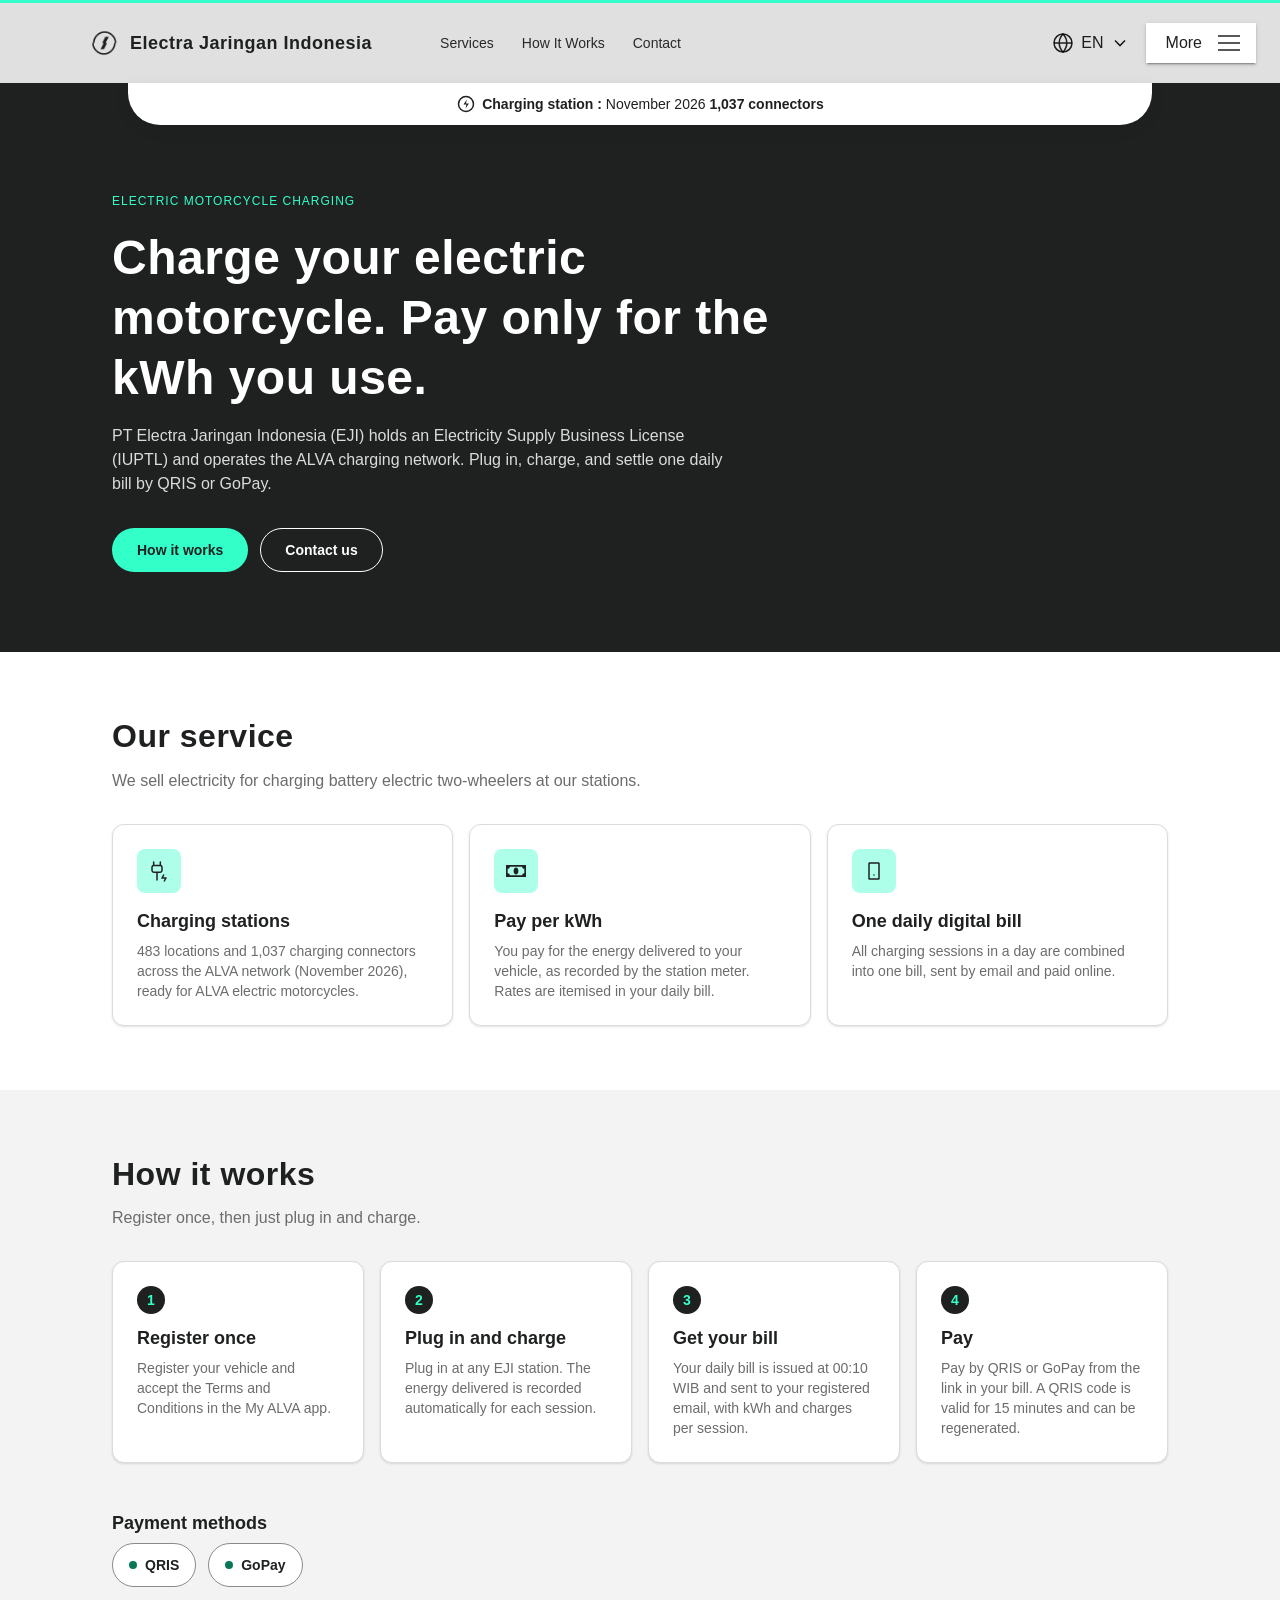
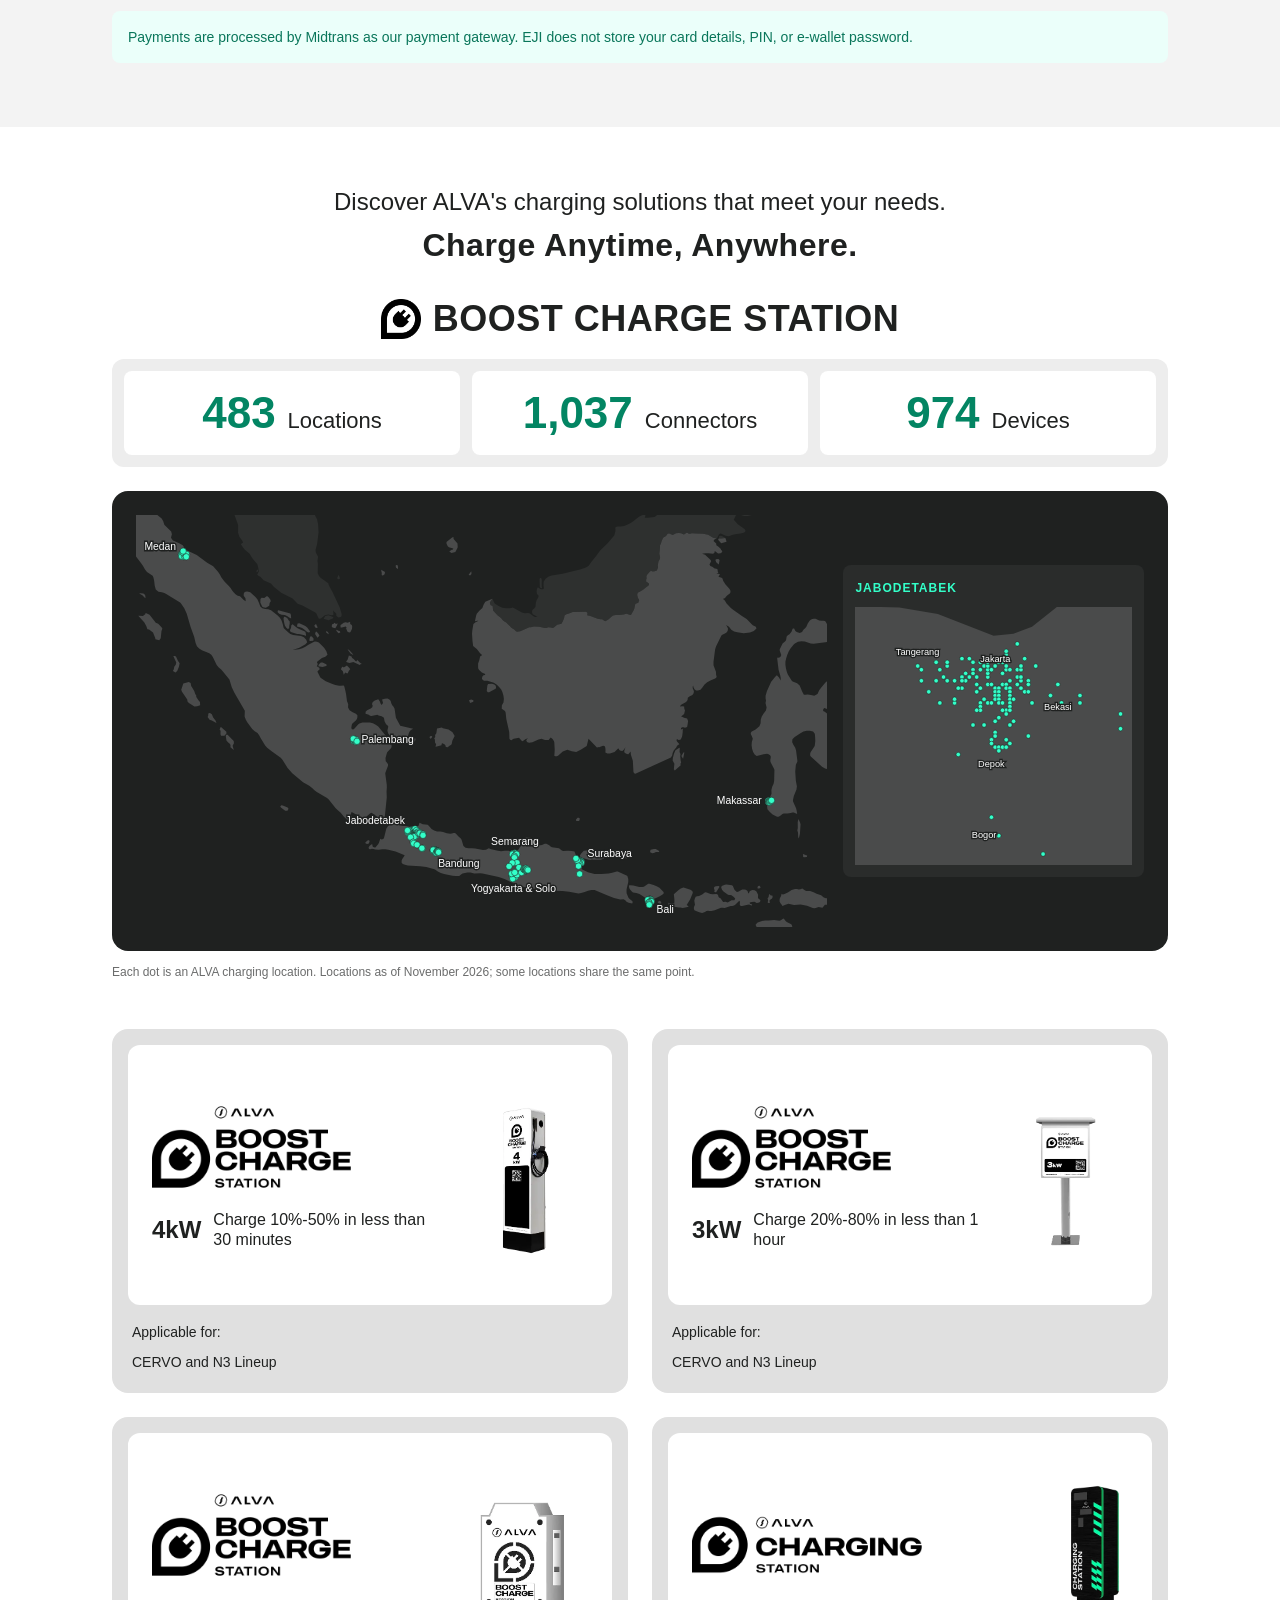
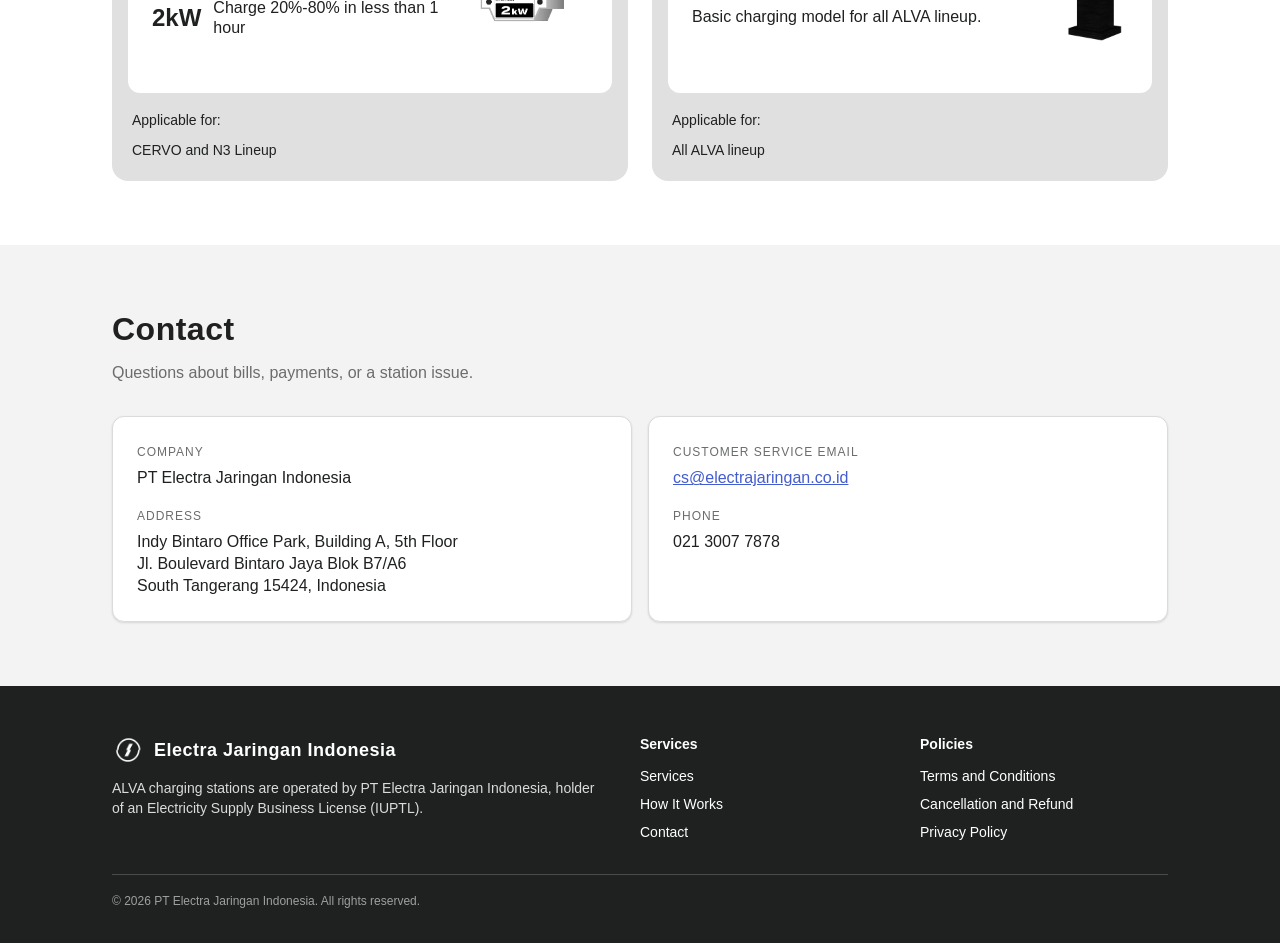
<file: index.html>
<!doctype html>
<html lang="en">
<head>
<meta charset="utf-8">
<meta name="viewport" content="width=device-width, initial-scale=1">
<title>PT Electra Jaringan Indonesia | Electric Motorcycle Charging</title>
<meta name="description" content="PT Electra Jaringan Indonesia operates the ALVA charging network for electric motorcycles. Pay per kWh by QRIS or GoPay.">
<link rel="icon" href="assets/logo-alva-black.png">
<link rel="stylesheet" href="assets/style.css">
</head>
<body>

<header class="site-header">
  <div class="topline"></div>
  <div class="bar">
    <a class="brand" href="index.html"><img src="assets/logo-alva-black.png" alt=""><span>Electra Jaringan Indonesia</span></a>
    <nav class="nav" aria-label="Main">
      <a href="index.html#services">Services</a>
      <a href="index.html#how-it-works">How It Works</a>
      <a href="index.html#contact">Contact</a>
    </nav>
    <div class="header-right">
      <details class="lang">
        <summary aria-label="Language"><svg width="24" height="24" viewBox="0 0 24 24" fill="none" stroke="currentColor" stroke-width="1.5" aria-hidden="true"><circle cx="12" cy="12" r="9"/><path d="M3 12h18M12 3c2.5 2.7 3.8 5.7 3.8 9s-1.3 6.3-3.8 9c-2.5-2.7-3.8-5.7-3.8-9S9.5 5.7 12 3z"/></svg><span class="label">EN</span><svg class="chev" width="20" height="20" viewBox="0 0 24 24" fill="none" stroke="currentColor" stroke-width="2" aria-hidden="true"><path d="M6 9l6 6 6-6"/></svg></summary>
        <div class="menu">
          <a href="index.html" hreflang="en" aria-current="true">English</a>
          <a href="id/index.html" hreflang="id" aria-current="false">Bahasa Indonesia</a>
        </div>
      </details>
      <details class="more">
        <summary>More<svg width="22" height="16" viewBox="0 0 22 16" fill="none" stroke="currentColor" stroke-width="1.6" aria-hidden="true"><path d="M0 1h22M0 8h22M0 15h22"/></svg></summary>
        <div class="menu">
          <a class="nav-only" href="index.html#services">Services</a>
          <a class="nav-only" href="index.html#how-it-works">How It Works</a>
          <a class="nav-only" href="index.html#contact">Contact</a>
          <hr class="nav-only">
          <a href="terms.html">Terms and Conditions</a>
          <a href="terms.html#refund">Cancellation and Refund</a>
          <a href="privacy.html">Privacy Policy</a>
        </div>
      </details>
    </div>
  </div>
  <div class="stat-row"><div class="stat"><svg width="20" height="20" viewBox="0 0 24 24" fill="none" stroke="currentColor" stroke-width="1.8" aria-hidden="true"><circle cx="12" cy="12" r="9"/><path d="M13 6.5l-4 6h3.5l-1 5 4-6H12l1-5z" fill="currentColor" stroke="none"/></svg><span><b>Charging station :</b> November 2026 <b>1,037 connectors</b></span></div></div>
</header>

<main>
  <section class="hero">
    <div class="wrap">
      <span class="eyebrow">Electric motorcycle charging</span>
      <h1>Charge your electric motorcycle. Pay only for the kWh you use.</h1>
      <p>PT Electra Jaringan Indonesia (EJI) holds an Electricity Supply Business License (IUPTL) and operates the ALVA charging network. Plug in, charge, and settle one daily bill by QRIS or GoPay.</p>
      <div class="actions">
        <a class="btn btn-app" href="#how-it-works">How it works</a>
        <a class="btn btn-ghost" href="#contact">Contact us</a>
      </div>
    </div>
  </section>

  <section id="services">
    <div class="wrap">
      <div class="section-head">
        <h2>Our service</h2>
        <p class="lead">We sell electricity for charging battery electric two-wheelers at our stations.</p>
      </div>
      <div class="grid grid-3">
        <div class="card">
          <div class="icon"><img src="assets/ev-plug-charging.svg" alt=""></div>
          <h3>Charging stations</h3>
          <p>483 locations and 1,037 charging connectors across the ALVA network (November 2026), ready for ALVA electric motorcycles.</p>
        </div>
        <div class="card">
          <div class="icon"><img src="assets/Money.svg" alt=""></div>
          <h3>Pay per kWh</h3>
          <p>You pay for the energy delivered to your vehicle, as recorded by the station meter. Rates are itemised in your daily bill.</p>
        </div>
        <div class="card">
          <div class="icon"><img src="assets/smartphone-device.svg" alt=""></div>
          <h3>One daily digital bill</h3>
          <p>All charging sessions in a day are combined into one bill, sent by email and paid online.</p>
        </div>
      </div>
    </div>
  </section>

  <section id="how-it-works" class="alt">
    <div class="wrap">
      <div class="section-head">
        <h2>How it works</h2>
        <p class="lead">Register once, then just plug in and charge.</p>
      </div>
      <div class="grid grid-4">
        <div class="card"><span class="step-no">1</span><h3>Register once</h3><p>Register your vehicle and accept the Terms and Conditions in the My ALVA app.</p></div>
        <div class="card"><span class="step-no">2</span><h3>Plug in and charge</h3><p>Plug in at any EJI station. The energy delivered is recorded automatically for each session.</p></div>
        <div class="card"><span class="step-no">3</span><h3>Get your bill</h3><p>Your daily bill is issued at 00:10 WIB and sent to your registered email, with kWh and charges per session.</p></div>
        <div class="card"><span class="step-no">4</span><h3>Pay</h3><p>Pay by QRIS or GoPay from the link in your bill. A QRIS code is valid for 15 minutes and can be regenerated.</p></div>
      </div>

      <h3 style="margin-top:48px">Payment methods</h3>
      <div class="pay-list" aria-label="Accepted payment methods">
        <span class="pay">QRIS</span>
        <span class="pay">GoPay</span>
      </div>
      <div class="inline-message">Payments are processed by Midtrans as our payment gateway. EJI does not store your card details, PIN, or e-wallet password.</div>
    </div>
  </section>

  <section id="locations">
    <div class="wrap">
      <div class="section-head center">
        <p class="kicker">Discover ALVA's charging solutions that meet your needs.</p>
        <h2>Charge Anytime, Anywhere.</h2>
      </div>

      <div class="boost-head"><img src="assets/BOOST-CHARGE-STATION-black.png" alt=""><span>BOOST CHARGE STATION</span></div>
      <div class="stat-cards">
        <div class="stat-card"><span class="stat-num">483</span><span class="stat-label">Locations</span></div>
        <div class="stat-card"><span class="stat-num">1,037</span><span class="stat-label">Connectors</span></div>
        <div class="stat-card"><span class="stat-num">974</span><span class="stat-label">Devices</span></div>
      </div>

      <div class="map-card">
        <div class="map-main"><svg class="map-svg" viewBox="0 0 1000 596" role="img" aria-label="Map of ALVA charging locations in Indonesia" xmlns="http://www.w3.org/2000/svg">
<path class="land-other" d="M127.4,-625.2L127.2,-622.8L128.2,-622.3L129.5,-623.3L131.4,-626.1L133.3,-627.7L135.4,-628.0L137.7,-626.1L140.1,-622.1L142.6,-619.7L143.6,-619.5L144.5,-617.7L144.6,-615.8L143.5,-612.1L141.6,-607.7L138.6,-602.3L139.6,-597.8L143.5,-594.0L148.0,-591.8L152.9,-592.5L155.4,-593.5L157.4,-595.3L159.5,-596.1L161.8,-596.3L169.6,-595.1L172.0,-593.8L172.3,-591.3L171.4,-584.8L172.6,-580.1L174.8,-575.1L174.9,-570.5L172.3,-563.0L170.1,-555.8L167.6,-552.4L165.8,-550.1L165.2,-548.7L165.4,-547.2L167.1,-545.1L168.9,-542.4L169.3,-539.7L169.2,-536.4L167.9,-532.0L163.3,-522.3L159.5,-513.7L161.5,-511.9L165.1,-510.6L167.6,-509.3L170.1,-510.2L175.5,-515.3L180.2,-519.1L185.9,-522.9L191.4,-526.1L193.6,-528.7L194.9,-532.0L196.7,-533.3L199.0,-532.5L201.9,-533.9L205.5,-537.5L208.3,-539.2L210.2,-539.0L213.6,-536.7L218.4,-532.5L222.8,-530.0L226.6,-529.2L228.5,-527.6L228.4,-525.3L229.3,-523.8L231.0,-523.2L231.8,-523.4L231.6,-524.6L233.4,-526.2L237.1,-528.4L240.7,-529.7L244.6,-530.0L247.1,-531.8L248.7,-536.3L251.0,-539.7L253.1,-541.2L255.6,-542.0L256.3,-543.1L255.0,-544.5L255.1,-545.8L256.6,-547.3L259.8,-547.9L264.8,-547.7L270.6,-546.3L277.2,-543.6L281.6,-542.6L283.6,-543.6L287.8,-539.4L293.8,-530.2L298.9,-523.1L303.2,-518.3L307.7,-514.6L312.4,-512.1L316.0,-508.6L319.1,-502.0L316.7,-493.0L316.1,-485.1L316.4,-475.4L319.2,-468.0L324.5,-462.9L327.6,-458.7L328.5,-455.6L332.6,-452.8L340.1,-450.5L343.2,-448.5L341.8,-446.6L341.8,-444.5L342.9,-442.0L345.4,-440.0L349.5,-438.4L352.0,-436.7L352.7,-434.9L352.6,-432.1L351.7,-428.1L349.9,-425.0L347.4,-422.9L347.1,-421.2L346.5,-418.6L346.5,-413.4L348.3,-409.9L348.9,-405.4L347.9,-401.8L347.0,-394.3L346.8,-391.4L345.9,-389.0L343.7,-386.6L340.5,-384.3L336.5,-382.4L334.0,-381.5L331.7,-378.8L329.5,-376.6L327.9,-376.6L326.7,-377.8L325.8,-379.2L325.2,-382.3L321.6,-383.8L317.4,-384.8L309.2,-383.3L302.5,-382.4L295.0,-383.5L287.9,-382.1L285.0,-381.9L281.6,-382.1L278.4,-382.1L275.1,-382.6L269.4,-384.6L267.2,-384.4L262.5,-382.8L257.6,-381.7L253.1,-380.9L246.2,-377.7L241.2,-372.9L239.7,-369.6L237.2,-366.2L233.8,-360.9L229.4,-355.8L226.3,-353.4L227.2,-352.1L226.3,-350.4L221.6,-349.7L217.8,-349.4L217.1,-348.6L217.5,-338.3L218.8,-334.4L221.3,-329.7L223.0,-327.2L224.1,-319.5L224.4,-313.1L229.7,-309.0L232.8,-305.8L234.9,-303.1L234.1,-301.4L232.9,-296.1L234.1,-289.4L241.6,-274.8L242.2,-273.7L241.3,-273.6L240.1,-276.4L236.3,-281.2L235.2,-286.2L230.7,-291.8L228.4,-294.0L227.5,-292.2L226.2,-290.2L221.8,-293.0L218.1,-296.1L214.7,-301.8L214.3,-300.4L213.4,-299.2L209.6,-303.8L205.5,-307.4L201.8,-308.7L199.6,-309.9L197.4,-311.9L192.8,-313.8L181.4,-311.0L167.0,-313.2L161.4,-311.1L159.0,-312.4L157.7,-314.9L159.0,-319.1L159.3,-327.9L161.1,-334.2L160.2,-338.9L161.1,-341.1L161.7,-344.2L159.5,-345.4L149.2,-347.8L147.0,-349.7L144.3,-347.5L132.0,-346.3L127.4,-344.5L123.2,-341.0L122.0,-336.4L124.5,-333.5L126.1,-328.4L121.7,-317.2L121.0,-313.9L122.7,-300.2L122.0,-292.7L119.7,-287.6L115.8,-283.2L114.2,-275.4L111.3,-271.9L107.2,-263.8L104.5,-253.7L102.6,-249.0L101.4,-240.4L93.2,-227.3L91.3,-220.0L88.4,-217.1L89.4,-214.9L89.5,-211.2L88.5,-201.4L88.2,-193.2L89.4,-188.8L93.4,-180.2L92.5,-177.7L92.0,-174.1L95.3,-172.5L97.8,-172.0L111.1,-176.1L115.7,-175.0L117.5,-171.2L118.6,-167.9L120.8,-149.9L122.0,-146.5L124.8,-143.3L127.7,-140.0L128.8,-140.5L128.9,-141.8L129.1,-143.2L131.9,-139.8L133.9,-133.4L141.0,-99.7L143.0,-95.4L144.6,-90.9L140.4,-93.1L139.2,-100.6L138.0,-103.7L136.4,-104.2L134.1,-104.2L133.9,-105.4L135.7,-107.9L135.4,-110.8L132.9,-113.2L128.9,-111.3L129.1,-106.1L130.8,-102.0L137.6,-93.0L139.8,-89.3L142.4,-88.2L146.4,-88.8L151.1,-85.0L154.8,-81.4L164.0,-76.0L169.6,-76.5L175.6,-77.9L179.6,-77.5L183.6,-76.1L188.3,-71.6L195.9,-60.2L208.3,-50.7L206.9,-48.3L206.4,-44.8L201.5,-40.0L200.8,-37.2L198.9,-33.7L195.5,-31.8L192.7,-31.5L190.9,-31.8L189.7,-32.5L187.8,-35.8L186.8,-36.8L185.9,-37.1L179.8,-34.7L173.7,-32.3L172.7,-29.9L171.1,-27.3L169.3,-26.2L167.9,-26.0L166.5,-27.6L164.3,-29.6L162.6,-31.5L163.0,-34.5L166.4,-39.1L166.8,-42.2L166.4,-47.6L165.5,-50.7L164.5,-50.8L162.9,-51.3L158.2,-50.8L155.8,-54.4L154.8,-58.2L153.3,-59.6L151.7,-60.5L148.2,-59.1L145.5,-59.9L136.6,-63.3L133.2,-68.7L131.3,-68.8L129.6,-68.2L129.1,-67.0L128.0,-60.7L127.3,-58.8L117.2,-71.4L110.1,-76.6L111.0,-86.0L108.9,-87.8L106.3,-87.9L104.2,-90.6L106.0,-96.2L103.2,-95.1L99.4,-95.3L96.3,-96.8L93.9,-104.5L92.3,-106.9L89.1,-111.0L84.8,-111.0L83.4,-112.9L83.7,-117.8L80.6,-120.9L76.5,-123.4L73.1,-124.9L69.6,-132.9L66.8,-134.9L64.4,-136.5L61.2,-135.4L60.1,-132.5L57.9,-129.8L55.6,-130.1L53.2,-131.7L50.6,-139.7L50.0,-144.6L50.7,-153.8L54.1,-162.0L56.0,-175.1L59.0,-183.4L60.9,-186.2L63.8,-197.4L69.6,-211.9L70.1,-214.9L71.3,-218.4L72.2,-221.7L72.5,-226.8L71.8,-229.5L71.8,-231.1L72.9,-233.0L77.0,-236.3L82.6,-241.6L89.4,-249.2L96.3,-260.8L99.7,-267.5L101.1,-269.9L102.6,-270.6L105.0,-273.0L106.6,-275.5L106.7,-276.8L102.9,-289.4L100.6,-293.5L99.2,-298.3L98.6,-301.9L97.8,-305.1L98.2,-308.1L96.9,-309.9L93.8,-312.4L90.6,-315.9L88.7,-321.7L88.7,-325.0L86.7,-327.8L86.0,-330.8L87.2,-333.6L88.8,-336.0L88.7,-346.8L88.1,-350.0L87.2,-355.8L85.1,-360.1L82.2,-365.2L79.0,-369.4L70.3,-377.0L64.1,-382.0L61.0,-386.7L57.2,-391.9L54.4,-395.8L50.9,-400.6L49.1,-407.2L48.1,-414.2L48.7,-416.5L50.3,-418.0L52.5,-419.3L54.3,-419.6L59.3,-422.7L62.8,-422.5L63.5,-423.2L63.8,-424.7L63.4,-431.0L63.7,-439.5L64.3,-446.5L65.0,-451.0L74.3,-456.3L76.2,-458.7L77.0,-461.2L77.0,-463.3L76.3,-465.0L75.0,-466.0L69.0,-461.4L67.8,-462.5L65.0,-470.0L63.8,-472.3L62.2,-475.0L60.3,-478.9L60.0,-485.5L58.7,-488.8L51.3,-495.8L48.0,-499.6L43.4,-505.0L38.0,-511.5L32.4,-517.6L29.7,-521.5L28.8,-522.3L28.6,-523.8L30.2,-528.0L29.4,-532.2L26.6,-537.7L25.5,-541.2L25.8,-542.5L24.4,-543.0L21.4,-542.7L18.4,-545.3L15.5,-550.8L15.3,-551.8L16.2,-551.7L19.7,-550.8L21.1,-550.9L23.6,-552.2L27.4,-553.6L29.7,-554.0L30.5,-554.6L30.8,-556.0L28.8,-568.6L29.1,-571.3L32.8,-576.7L32.4,-582.2L33.4,-590.2L37.4,-595.6L40.5,-598.1L41.5,-602.0L42.8,-602.9L45.3,-602.5L50.6,-599.6L52.8,-599.5L56.0,-599.5L59.4,-599.7L61.0,-600.0L71.9,-602.9L74.3,-603.2L76.6,-602.9L78.2,-603.0L80.0,-604.3L81.2,-606.6L82.5,-613.9L83.2,-615.3L84.7,-616.3L87.0,-617.0L89.7,-617.0L93.2,-615.6L95.4,-615.5L97.9,-616.0L100.1,-617.1L101.4,-618.4L102.2,-619.9L101.6,-622.8L100.0,-626.6L103.3,-626.2L107.8,-625.3L111.0,-625.5L113.2,-626.2L115.2,-628.0L118.0,-629.6L120.5,-629.2L122.6,-627.7L127.4,-625.2ZM108.6,-62.1L107.9,-61.9L106.4,-65.2L108.3,-69.9L110.3,-64.1L108.6,-62.1ZM284.5,149.7L278.4,152.4L271.4,150.0L273.7,146.0L278.4,145.0L282.0,146.3L284.1,147.2L285.6,148.4L284.5,149.7ZM1183.9,-176.4L1187.2,-173.9L1191.6,-174.5L1191.4,-168.4L1192.2,-166.5L1196.1,-161.3L1196.7,-157.0L1194.4,-152.8L1192.6,-150.9L1189.4,-148.0L1189.4,-146.8L1190.7,-145.3L1195.3,-144.5L1198.6,-142.2L1199.2,-135.8L1202.5,-130.7L1202.3,-128.5L1201.0,-119.5L1201.4,-115.7L1203.8,-112.5L1205.8,-111.2L1207.0,-109.3L1207.9,-104.0L1207.7,-94.9L1207.5,-91.8L1206.0,-88.8L1201.6,-82.1L1195.7,-76.8L1192.5,-77.2L1191.6,-75.6L1193.5,-70.8L1192.8,-60.5L1191.4,-53.4L1189.5,-57.1L1188.2,-60.8L1186.9,-70.7L1185.4,-75.3L1183.1,-79.3L1182.0,-83.0L1179.7,-86.4L1176.5,-95.2L1174.4,-94.7L1171.0,-92.3L1170.3,-90.7L1169.8,-88.2L1169.0,-85.9L1165.0,-82.3L1161.8,-78.0L1159.3,-73.3L1158.4,-69.0L1160.6,-65.6L1162.8,-64.2L1165.9,-61.2L1166.9,-59.8L1170.3,-50.0L1170.1,-40.0L1167.6,-35.5L1161.5,-27.1L1157.1,-24.5L1154.6,-25.8L1152.6,-30.9L1152.4,-33.0L1153.7,-37.8L1153.8,-42.2L1152.4,-43.7L1150.6,-43.4L1150.0,-42.7L1146.0,-37.0L1144.3,-35.5L1141.8,-35.4L1139.9,-35.7L1128.0,-40.8L1118.3,-45.7L1110.8,-50.3L1105.2,-57.3L1104.0,-62.6L1104.0,-68.0L1101.5,-76.0L1101.2,-78.7L1101.5,-81.4L1103.9,-86.3L1106.8,-88.8L1108.6,-90.6L1109.9,-92.6L1110.8,-95.2L1110.5,-97.8L1109.4,-99.4L1104.7,-105.2L1100.8,-108.8L1092.4,-112.0L1090.5,-113.7L1088.4,-115.0L1086.1,-115.6L1083.7,-115.6L1081.4,-114.6L1080.6,-112.5L1080.9,-110.6L1080.6,-108.8L1077.1,-98.3L1072.7,-100.6L1068.5,-103.3L1067.4,-105.1L1066.8,-107.4L1066.1,-108.8L1065.2,-110.2L1063.2,-106.7L1060.8,-104.0L1057.9,-103.3L1054.8,-103.3L1053.8,-104.5L1052.7,-111.1L1049.5,-113.2L1045.5,-112.7L1040.7,-109.1L1039.8,-107.7L1038.8,-104.5L1033.5,-95.5L1030.7,-88.6L1027.6,-81.8L1026.3,-79.6L1024.4,-78.1L1021.6,-78.7L1018.9,-80.4L1016.4,-84.7L1017.3,-89.8L1020.1,-93.0L1022.3,-96.4L1025.1,-108.6L1025.2,-112.9L1025.8,-114.7L1030.4,-120.2L1034.2,-123.6L1036.1,-124.3L1044.5,-126.3L1047.9,-127.9L1053.2,-127.9L1057.6,-128.8L1061.1,-131.5L1061.4,-134.1L1061.1,-137.0L1062.0,-138.7L1063.3,-140.2L1065.1,-142.1L1067.3,-143.5L1073.2,-144.6L1075.2,-145.8L1076.7,-147.6L1079.0,-151.2L1081.5,-150.3L1084.2,-148.9L1089.0,-147.8L1093.1,-144.8L1095.9,-140.1L1096.4,-137.8L1097.1,-130.2L1096.1,-128.4L1092.0,-124.8L1093.9,-124.4L1099.2,-127.7L1102.0,-129.0L1108.6,-130.7L1110.2,-131.8L1111.2,-133.5L1113.6,-138.2L1115.3,-143.2L1116.6,-145.3L1118.6,-146.9L1120.5,-147.2L1127.4,-143.8L1131.9,-145.4L1133.1,-150.6L1134.1,-158.1L1135.0,-160.2L1137.5,-162.1L1140.6,-161.5L1144.7,-158.8L1148.7,-157.9L1150.0,-160.1L1151.5,-164.4L1152.9,-164.3L1158.2,-162.9L1163.2,-163.8L1164.7,-169.0L1163.7,-174.5L1159.7,-190.5L1162.1,-194.2L1164.1,-194.2L1169.1,-190.0L1178.7,-184.2L1181.9,-180.7L1183.9,-176.4ZM986.2,-43.9L988.4,-41.0L991.2,-41.7L995.6,-40.9L996.4,-39.3L996.3,-38.3L991.6,-35.5L988.5,-38.5L982.9,-36.4L980.3,-37.6L976.8,-36.6L974.6,-38.9L975.4,-41.1L981.2,-44.7L986.2,-43.9ZM949.0,-10.5L948.0,-8.0L946.6,-6.9L944.9,-7.5L943.6,-8.8L942.8,-6.9L939.3,-6.2L937.1,-3.3L933.7,-2.4L931.5,-2.8L931.8,-5.5L938.1,-9.3L942.1,-10.8L945.5,-13.5L947.2,-13.9L948.1,-11.6L949.0,-10.5ZM1024.2,-58.3L1020.1,-57.8L1018.8,-57.8L1015.6,-61.9L1015.3,-63.8L1012.6,-65.8L1013.5,-67.9L1016.9,-68.4L1022.8,-71.1L1032.2,-66.9L1033.6,-65.4L1030.7,-64.5L1028.6,-60.5L1024.2,-58.3ZM127.3,-58.8L128.0,-60.7L129.1,-67.0L129.6,-68.2L131.3,-68.8L133.2,-68.7L136.6,-63.3L145.5,-59.9L148.2,-59.1L151.7,-60.5L153.3,-59.6L154.8,-58.2L155.8,-54.4L158.2,-50.8L162.9,-51.3L164.5,-50.8L165.5,-50.7L166.4,-47.6L166.8,-42.2L166.4,-39.1L163.0,-34.5L162.6,-31.5L164.3,-29.6L166.5,-27.6L167.9,-26.0L169.3,-26.2L171.1,-27.3L172.7,-29.9L173.7,-32.3L179.8,-34.7L185.9,-37.1L186.8,-36.8L187.8,-35.8L189.7,-32.5L190.9,-31.8L192.7,-31.5L195.5,-31.8L198.9,-33.7L200.8,-37.2L201.5,-40.0L206.4,-44.8L206.9,-48.3L208.3,-50.7L215.3,-49.1L218.0,-47.8L225.9,-35.2L236.3,-26.3L240.7,-23.0L244.1,-21.4L248.8,-16.7L252.9,-10.7L261.9,6.1L263.4,13.5L264.1,24.8L262.0,41.8L259.7,50.2L260.1,54.3L263.4,60.4L262.5,66.2L263.1,71.0L262.8,84.4L264.7,88.3L266.9,90.8L278.1,98.8L278.9,101.7L284.4,111.8L294.7,133.8L297.5,143.6L297.2,146.3L296.0,147.4L292.9,148.4L290.4,146.4L289.5,145.0L289.8,143.3L288.8,141.6L286.4,139.6L285.0,137.8L285.4,140.8L285.4,144.7L282.3,145.0L278.2,143.8L273.2,144.9L267.3,149.7L264.5,149.9L262.3,145.7L261.2,143.0L259.4,141.0L240.7,130.9L233.8,128.3L226.5,120.7L210.0,112.3L199.6,104.1L195.2,99.0L184.5,94.5L179.9,89.3L177.6,88.2L175.3,86.3L177.7,81.2L176.7,75.8L175.5,71.3L168.0,62.3L164.3,56.1L157.1,49.9L154.3,46.3L151.7,42.2L153.3,40.7L154.9,39.9L153.5,36.8L149.5,31.6L147.6,25.6L147.6,14.2L141.8,-1.8L136.8,-24.0L137.7,-31.8L136.4,-40.2L133.2,-48.3L128.9,-54.1L127.3,-58.8ZM839.8,33.9L838.2,33.8L834.7,32.9L827.6,28.6L820.4,27.1L810.0,26.9L804.0,26.3L801.6,27.0L799.5,27.0L798.1,26.1L796.5,25.7L792.5,28.3L790.6,27.5L788.5,26.3L785.1,26.0L781.0,26.3L776.3,29.0L771.3,26.6L769.9,26.6L768.8,27.2L766.6,30.5L762.4,32.9L760.3,37.5L759.0,41.8L758.0,43.3L757.5,51.7L756.9,55.8L758.0,61.1L757.8,63.4L755.9,66.9L755.6,67.7L754.7,73.1L755.0,74.6L754.9,76.4L753.3,80.2L750.3,81.3L747.4,81.9L744.7,80.6L742.4,82.7L739.5,85.9L738.3,88.1L738.3,90.2L738.6,91.5L738.0,93.0L737.8,94.4L738.0,96.6L740.0,97.5L742.1,99.3L741.9,101.1L740.9,102.3L738.3,104.2L733.4,108.1L728.0,111.4L725.9,112.2L725.2,113.8L724.9,115.8L726.1,120.4L727.1,121.6L727.8,123.3L727.1,125.1L726.5,126.8L724.5,127.8L722.6,128.5L721.8,129.9L720.8,135.3L719.6,138.1L717.0,142.3L716.1,144.2L714.8,144.8L709.6,142.8L705.1,144.0L699.0,144.8L693.9,144.7L689.9,145.5L687.1,147.7L684.1,150.6L680.8,152.6L678.5,153.6L674.1,150.7L671.7,150.9L667.7,149.9L658.2,146.6L655.8,145.7L653.3,145.5L652.6,144.6L653.1,143.0L652.6,140.9L650.7,140.1L631.7,140.4L626.2,142.3L622.5,143.7L619.8,145.3L619.1,149.5L617.5,153.3L615.4,157.4L609.1,158.6L604.4,162.8L602.8,163.3L599.7,162.7L596.2,162.3L593.7,163.5L591.2,163.5L583.1,161.5L575.6,161.2L571.2,162.2L568.9,162.5L555.8,168.3L551.2,168.9L549.5,168.1L547.0,165.7L543.4,163.5L535.4,155.5L532.3,153.7L530.2,151.8L528.3,149.5L525.7,147.0L523.2,145.3L519.8,141.9L516.5,138.2L515.8,131.6L513.2,130.4L512.1,128.7L511.8,126.7L515.5,121.3L518.2,127.0L519.2,128.2L525.1,132.1L529.9,134.0L535.2,134.8L540.6,134.9L542.8,134.6L544.9,133.9L547.0,134.7L558.1,140.9L562.5,142.0L567.1,141.6L569.0,142.1L575.5,146.9L577.4,147.4L580.6,147.1L576.5,145.0L573.8,143.4L572.7,140.5L573.3,137.4L575.9,135.3L577.7,133.1L578.4,126.5L579.6,123.1L581.6,119.8L582.4,116.8L580.0,114.4L579.4,110.3L579.9,107.0L581.3,104.6L583.5,106.2L585.8,107.5L588.0,107.4L589.6,106.9L589.9,105.1L589.4,102.1L589.6,96.6L592.4,92.1L596.9,89.1L601.2,87.6L617.0,85.1L642.3,78.8L649.8,76.3L652.6,75.0L654.8,73.3L658.8,67.6L666.1,58.7L671.3,51.4L682.1,40.7L690.8,30.9L692.0,29.0L693.3,23.7L693.5,21.1L693.2,18.6L694.3,17.3L696.1,16.6L697.7,17.8L700.8,19.3L703.0,21.3L704.5,23.9L705.7,26.3L705.7,28.4L707.1,30.1L710.9,30.4L712.1,32.5L714.8,36.2L717.3,38.8L718.7,39.8L720.6,39.3L723.4,36.9L725.5,33.9L727.0,30.0L725.8,29.3L727.8,26.3L728.1,24.8L727.3,23.3L726.1,21.9L725.6,18.3L724.9,13.6L724.3,11.5L725.9,10.0L729.2,8.1L732.4,5.9L735.8,4.1L735.9,7.3L735.8,12.6L736.8,17.1L739.0,24.9L741.7,25.9L744.7,26.6L746.5,26.4L747.7,25.9L748.0,25.3L746.1,22.2L745.6,14.9L744.0,10.2L741.5,5.4L740.5,4.1L750.0,2.8L752.1,1.3L755.9,-2.0L757.4,-3.8L758.4,-7.9L753.7,-10.4L751.9,-13.5L751.8,-16.9L757.4,-23.1L759.3,-24.6L760.2,-22.4L762.7,-21.8L764.9,-21.8L767.2,-21.9L770.5,-25.0L772.2,-29.6L777.9,-36.0L780.0,-41.0L781.2,-46.1L795.7,-62.1L797.5,-64.6L806.2,-80.7L807.2,-81.2L809.5,-79.7L810.1,-74.6L809.8,-72.4L808.5,-69.0L807.6,-65.6L808.7,-65.6L812.8,-67.8L817.0,-73.4L819.5,-78.2L821.6,-80.4L825.7,-79.2L826.6,-78.3L826.3,-74.8L826.7,-72.8L828.3,-68.5L831.9,-65.8L836.7,-64.1L841.3,-61.7L842.8,-60.2L843.6,-58.3L844.7,-55.1L844.7,-52.0L841.4,-48.8L842.9,-43.8L842.6,-40.9L841.6,-38.4L836.7,-36.1L849.7,-38.4L852.9,-39.7L857.3,-43.0L859.6,-40.1L861.9,-35.2L860.1,-34.0L854.5,-32.1L854.2,-31.4L856.1,-28.9L858.5,-29.1L863.0,-30.8L867.3,-33.5L869.3,-33.5L871.6,-32.9L875.8,-31.2L878.2,-29.8L880.1,-27.9L881.4,-24.2L886.2,-22.8L896.2,-17.5L898.0,-17.0L900.1,-16.9L905.2,-17.6L907.1,-16.9L908.4,-15.0L908.9,-12.6L908.7,-10.0L908.1,-8.1L907.0,-6.5L903.3,-4.1L894.3,-0.9L884.6,1.5L879.6,1.3L872.7,-0.7L870.2,-0.5L867.7,0.5L864.6,7.0L870.4,13.5L880.1,20.3L881.4,22.0L881.1,24.1L879.5,25.4L877.4,26.0L872.0,27.1L866.4,27.9L862.0,29.1L857.4,30.6L852.9,30.1L846.6,27.1L844.8,26.8L842.9,28.4L841.0,32.7L839.8,33.9ZM294.8,92.6L292.8,93.0L291.7,92.7L291.0,91.1L292.6,87.5L293.2,86.9L294.8,90.8L294.8,92.6ZM134.2,-12.1L133.2,-10.9L130.2,-11.6L130.8,-18.2L132.4,-19.1L135.1,-17.9L136.3,-16.7L134.2,-12.1ZM116.3,-59.8L119.1,-55.4L117.7,-53.5L117.0,-52.9L115.2,-53.6L113.6,-51.9L112.0,-51.6L110.4,-54.6L108.5,-55.8L108.0,-57.9L110.7,-58.3L112.2,-57.5L115.1,-59.0L116.3,-59.8ZM176.2,82.1L174.2,82.8L174.2,81.8L174.5,80.3L175.9,78.9L176.7,79.7L176.2,82.1ZM587.4,105.5L586.0,106.1L584.1,104.6L583.7,92.2L585.0,91.1L585.9,91.3L586.9,93.5L586.8,98.9L586.9,103.7L587.4,105.5ZM852.4,33.2L846.7,34.0L842.8,33.9L843.5,32.5L843.3,30.6L845.2,30.1L847.5,30.5L852.4,33.2ZM740.5,4.1L741.5,5.4L744.0,10.2L745.6,14.9L746.1,22.2L748.0,25.3L747.7,25.9L746.5,26.4L744.7,26.6L741.7,25.9L739.0,24.9L736.8,17.1L735.8,12.6L735.9,7.3L735.8,4.1L740.5,4.1ZM735.8,4.1L732.4,5.9L729.2,8.1L725.9,10.0L724.3,11.5L724.9,13.6L725.6,18.3L726.1,21.9L727.3,23.3L728.1,24.8L727.8,26.3L725.8,29.3L727.0,30.0L725.5,33.9L723.4,36.9L720.6,39.3L718.7,39.8L717.3,38.8L714.8,36.2L712.1,32.5L710.9,30.4L707.1,30.1L705.7,28.4L705.7,26.3L704.5,23.9L703.0,21.3L700.8,19.3L697.7,17.8L696.5,16.6L701.1,16.7L706.1,16.0L711.2,13.9L716.1,11.3L720.2,8.2L724.2,4.9L728.1,2.2L734.5,-0.9L736.7,-0.7L736.7,1.5L735.8,4.1ZM356.1,632.4L354.9,635.3L352.9,633.7L350.4,633.2L350.8,631.0L352.9,630.7L353.9,630.6L355.3,629.8L356.1,632.4Z"/>
<path class="land" d="M19.6,144.3L28.6,155.7L32.1,157.3L36.9,162.5L38.1,164.3L36.8,168.0L35.8,178.4L33.6,181.0L28.0,179.8L27.8,177.9L24.6,170.0L18.9,165.7L16.5,165.4L15.0,161.0L12.1,155.6L3.3,145.9L10.0,146.0L13.3,143.6L14.0,141.7L19.6,144.3ZM88.4,276.7L84.5,276.9L76.5,272.0L74.5,269.8L74.1,266.8L66.5,255.6L65.4,252.9L68.4,243.7L76.3,241.5L79.0,243.0L79.8,247.2L84.2,254.7L85.7,258.8L86.9,260.6L87.3,261.9L87.0,262.9L90.3,267.8L92.5,270.5L92.8,275.1L88.4,276.7ZM801.6,555.6L796.5,564.2L798.4,565.5L799.4,566.8L790.9,568.5L787.4,567.6L785.3,567.8L776.6,566.3L770.5,564.3L769.7,562.8L770.2,561.0L772.1,561.5L776.8,561.8L778.7,561.0L778.7,555.6L777.9,548.5L784.4,542.7L787.9,540.3L791.9,538.9L801.9,542.2L803.5,543.0L804.8,544.3L805.4,546.4L801.6,555.6ZM753.0,536.9L757.1,539.1L763.0,545.4L763.4,547.2L761.6,548.9L757.5,551.6L748.3,555.7L746.8,557.7L744.7,561.5L744.3,563.2L743.7,564.1L742.7,564.7L740.6,565.3L738.4,564.4L740.3,562.0L740.5,559.1L739.0,556.3L737.0,554.0L732.7,550.9L728.3,548.1L723.7,546.7L718.9,546.1L717.1,544.7L714.3,541.3L713.4,539.4L713.0,537.4L713.3,535.5L714.5,535.4L719.2,535.8L727.8,538.1L732.3,538.2L734.6,537.7L740.9,533.3L742.5,533.4L748.6,535.3L753.0,536.9ZM369.2,272.2L370.6,275.1L372.5,277.5L374.0,280.3L375.9,293.4L382.2,304.7L400.8,309.1L397.7,310.9L396.2,312.5L395.0,314.5L392.4,322.2L392.5,323.9L394.1,326.6L394.6,329.5L392.2,329.5L389.7,328.8L387.5,327.7L385.6,326.3L383.6,325.2L381.4,324.4L377.5,322.2L372.5,320.6L367.3,319.4L364.8,316.1L363.6,312.0L364.9,305.9L363.6,304.2L361.7,302.7L359.5,298.3L358.6,293.1L355.3,291.1L350.9,289.9L349.0,288.9L340.5,290.8L338.5,290.4L336.7,288.9L332.0,287.5L332.1,284.6L334.3,282.4L339.5,280.0L341.8,278.1L342.3,275.6L341.4,273.7L341.8,271.7L343.4,269.8L345.4,268.3L350.4,266.4L352.7,269.8L353.7,272.6L355.2,274.8L357.3,271.8L355.9,266.7L359.9,265.6L363.7,265.5L366.5,266.9L368.4,269.1L369.2,272.2ZM1068.6,389.8L1069.5,398.6L1069.2,400.9L1067.0,397.6L1066.1,396.9L1065.5,397.6L1064.6,397.9L1063.5,397.9L1062.0,401.3L1061.8,404.5L1060.7,406.6L1060.1,413.8L1060.5,415.8L1062.3,414.8L1063.3,414.6L1067.3,417.3L1069.5,419.3L1068.9,421.7L1066.1,424.2L1063.0,425.3L1060.7,424.2L1059.9,424.7L1058.6,426.0L1057.4,427.7L1057.9,429.4L1055.1,434.2L1053.6,435.5L1050.4,434.1L1048.3,435.3L1046.7,435.3L1044.4,430.4L1044.4,428.1L1046.6,425.6L1046.7,423.7L1047.7,421.7L1050.2,418.8L1051.7,416.8L1051.7,415.4L1052.9,410.3L1053.2,408.2L1053.9,405.9L1055.1,401.3L1055.2,392.6L1059.0,385.5L1062.7,383.5L1064.3,383.1L1064.0,385.0L1068.6,389.8ZM1046.7,419.2L1045.7,421.9L1043.5,424.0L1041.6,424.1L1039.8,423.7L1036.4,421.9L1035.5,423.8L1032.9,423.7L1032.0,421.2L1033.8,413.8L1036.6,411.0L1036.3,408.1L1034.1,401.9L1035.5,398.6L1041.9,396.2L1047.3,393.2L1049.1,392.6L1050.7,394.9L1051.4,405.4L1045.5,413.8L1046.7,419.2ZM461.9,53.5L456.3,55.0L453.1,52.8L456.6,50.3L457.8,50.1L458.6,49.6L458.9,48.5L452.6,46.8L450.9,45.3L449.1,41.5L449.1,39.1L457.2,32.7L459.1,31.9L459.4,34.6L465.0,41.4L465.3,45.9L465.1,47.5L461.9,53.5ZM457.5,326.4L456.7,330.7L455.9,332.4L452.3,334.5L451.3,335.8L448.1,335.6L447.6,333.3L446.6,331.8L443.2,330.0L442.3,330.5L441.8,333.1L435.1,334.9L433.2,335.1L434.1,331.6L432.5,328.9L432.3,325.6L432.1,324.1L431.2,323.2L432.8,321.0L432.6,318.3L434.4,315.6L435.4,308.9L442.3,307.4L443.8,308.6L452.0,310.1L457.8,314.2L460.9,319.6L457.5,326.4ZM-20.7,-9.4L-15.7,-9.0L-6.4,-11.2L-1.3,-11.0L3.4,-9.4L7.8,-8.4L18.4,-9.6L20.5,-9.3L22.4,-8.4L24.0,-7.0L28.8,-1.6L37.1,4.9L39.4,9.1L40.8,13.8L41.6,14.9L50.9,23.9L51.9,27.7L50.6,32.9L53.4,37.0L62.4,40.9L67.6,43.8L68.8,45.5L69.6,47.5L72.6,50.7L76.3,52.6L87.8,57.9L102.9,68.9L111.6,74.2L118.6,82.1L121.3,85.9L123.3,90.0L127.6,96.0L134.9,103.4L136.8,105.6L138.8,108.9L141.1,111.9L143.9,114.7L147.1,116.8L150.4,117.5L155.8,122.9L158.7,124.6L158.3,120.4L155.8,116.8L155.8,114.5L156.2,112.6L158.3,110.9L160.7,110.5L165.2,111.9L172.4,118.2L175.5,121.9L177.8,127.0L179.8,132.3L182.7,135.0L186.7,135.9L191.2,136.2L195.3,137.9L204.9,145.2L208.1,148.6L210.5,152.7L212.2,157.5L213.3,162.5L213.8,163.7L220.0,169.7L223.2,172.2L227.2,173.5L238.7,174.9L242.8,177.0L246.2,180.5L247.6,184.0L245.1,187.1L236.2,191.9L226.5,195.3L235.9,194.1L240.6,192.7L245.0,190.5L249.4,187.8L256.2,183.9L258.7,183.1L261.7,183.4L264.4,184.5L268.5,188.3L272.3,192.3L275.3,197.0L277.0,202.1L273.8,204.9L268.9,206.9L262.3,211.9L261.7,213.9L263.1,215.2L261.5,218.9L265.1,221.1L265.7,223.1L262.5,225.9L262.8,227.6L266.6,234.9L268.5,236.6L274.4,240.3L283.2,244.0L288.2,245.8L293.8,247.1L296.3,247.1L300.4,246.5L301.3,247.9L303.0,255.1L303.9,259.7L305.2,269.4L306.9,273.4L306.7,278.3L308.9,282.5L313.3,285.2L318.0,287.4L320.2,289.5L320.2,292.7L319.5,295.2L317.9,297.2L313.0,301.5L312.1,303.3L311.4,307.9L312.3,310.0L314.2,310.1L315.7,309.0L321.6,302.8L323.2,301.7L325.4,300.8L327.6,300.3L338.2,300.3L342.7,301.2L346.7,303.3L350.4,305.8L363.3,322.0L369.2,330.9L369.6,333.1L369.7,335.4L368.7,337.2L363.3,343.3L362.7,344.9L360.9,351.6L361.2,356.3L363.1,358.4L364.5,360.5L364.5,362.5L360.8,372.3L360.5,374.0L362.7,390.0L362.8,394.3L362.4,399.8L362.7,408.6L359.9,435.8L359.3,437.4L357.1,441.6L354.2,441.5L351.8,440.8L350.1,439.2L349.2,437.2L347.9,435.6L340.8,430.6L338.9,431.4L331.7,437.7L329.8,438.6L327.4,437.8L323.8,436.0L311.9,429.4L311.1,431.5L311.0,434.3L313.3,441.5L313.6,444.6L311.4,445.3L310.2,445.1L305.4,440.9L300.8,436.3L295.7,430.2L291.9,427.2L288.5,423.9L278.8,411.4L276.3,409.5L261.5,400.7L258.5,398.6L254.7,394.9L250.6,391.7L241.6,386.6L226.0,373.5L219.3,366.1L211.8,354.1L209.3,351.0L196.7,341.9L189.7,336.5L186.8,333.4L180.2,322.4L178.1,318.7L175.8,315.4L171.7,312.8L168.1,309.7L160.9,299.8L158.7,295.9L157.1,291.6L157.4,283.1L142.3,257.1L138.5,249.1L135.1,237.9L134.2,236.7L126.0,226.7L123.2,223.5L119.7,220.4L116.7,216.9L111.1,205.4L108.9,202.2L106.0,199.9L95.3,195.6L91.3,193.1L88.1,189.7L86.2,185.3L84.1,176.1L79.0,162.0L73.4,143.0L69.6,134.6L65.1,128.0L63.8,126.5L44.3,114.5L41.0,112.7L37.5,111.7L32.5,110.9L28.6,107.8L27.1,102.3L26.2,94.9L25.2,90.4L24.1,87.9L15.9,82.6L12.8,78.5L10.2,73.9L7.7,70.3L-1.3,58.2L-4.4,55.0L-8.2,52.7L-19.3,50.4L-22.7,48.3L-28.2,41.4L-31.4,37.8L-41.2,30.1L-58.0,13.8L-61.4,9.8L-64.0,5.5L-66.1,1.0L-73.1,-11.6L-72.7,-14.1L-71.5,-16.7L-71.7,-18.9L-72.5,-21.1L-72.4,-23.0L-70.2,-24.2L-65.5,-25.7L-60.5,-25.5L-55.9,-24.9L-51.5,-23.7L-47.3,-21.0L-39.8,-14.3L-35.4,-12.0L-30.5,-10.9L-20.7,-9.4ZM1052.4,555.6L1046.6,557.0L1043.0,558.4L1039.6,560.3L1037.4,560.6L1033.5,560.8L1028.0,560.4L1024.2,561.0L1013.8,565.7L1009.7,566.1L1006.1,567.3L1005.0,565.4L1003.5,564.1L1000.0,563.8L996.4,563.9L992.9,568.0L987.3,567.1L985.1,567.6L983.1,568.4L981.0,568.8L978.8,568.5L970.6,565.3L961.2,563.4L951.8,564.1L943.7,562.3L939.3,563.7L935.0,565.6L933.9,563.6L932.2,561.7L930.9,559.1L930.9,556.0L931.4,553.9L932.5,552.0L933.3,549.9L933.7,547.7L935.5,548.8L937.2,548.4L942.8,546.0L948.3,542.5L953.2,541.1L956.2,540.8L958.5,541.5L961.0,541.2L963.7,540.4L967.8,543.2L969.4,543.7L975.0,544.0L980.0,545.5L984.4,547.9L990.9,550.1L994.8,553.1L997.8,554.2L1000.0,554.5L1001.9,554.1L1004.5,552.1L1007.5,551.3L1010.1,551.3L1014.8,550.8L1016.9,550.3L1019.1,549.2L1021.3,549.8L1023.2,550.9L1031.1,556.1L1033.6,556.3L1038.0,555.2L1039.5,553.7L1040.1,551.5L1041.4,549.8L1043.0,548.2L1045.1,547.0L1051.0,545.0L1055.1,543.0L1057.9,539.6L1051.4,538.2L1052.7,535.8L1054.9,534.4L1057.9,534.9L1060.4,536.8L1061.4,544.0L1059.3,545.1L1058.2,546.2L1057.3,547.6L1053.5,550.3L1054.9,553.5L1053.9,554.9L1052.4,555.6ZM939.3,586.8L941.2,588.5L947.8,592.1L948.8,593.6L949.3,596.0L950.6,597.9L953.7,598.2L956.9,597.8L959.3,598.9L961.5,600.8L964.6,604.3L967.4,608.3L970.7,610.5L972.8,613.8L971.6,616.7L967.2,620.7L964.9,621.5L961.8,621.8L956.6,624.2L954.9,623.0L949.1,622.1L944.7,620.4L940.9,617.2L938.7,613.9L935.9,610.8L931.1,608.9L922.5,603.0L917.1,602.5L914.9,602.9L912.7,602.9L901.4,600.3L899.6,598.7L898.3,596.7L897.0,594.8L896.2,592.6L897.7,590.7L899.2,589.4L905.5,587.1L910.0,586.4L915.2,586.5L923.0,585.8L930.5,587.0L932.7,586.1L936.4,583.7L937.7,584.6L939.3,586.8ZM867.0,543.6L869.1,545.2L871.0,545.0L874.8,542.6L877.1,541.7L879.6,541.6L882.1,542.0L884.5,543.8L885.4,546.7L886.2,547.6L887.7,544.1L889.6,543.1L891.7,542.5L894.9,542.8L897.4,544.4L899.8,549.3L899.6,553.5L900.5,555.1L902.1,556.3L903.3,557.9L902.3,559.6L901.2,560.4L898.1,561.2L896.8,560.9L895.5,559.7L894.0,559.3L890.7,559.7L887.6,560.6L888.0,562.2L890.5,562.9L891.2,563.7L891.1,564.6L890.1,564.9L886.8,563.5L884.6,563.7L876.7,565.6L874.6,565.5L873.3,563.8L873.5,559.3L872.6,558.1L866.7,563.6L864.9,564.9L862.4,565.6L860.1,565.4L851.4,568.6L848.8,568.2L846.1,568.2L837.0,571.7L832.2,572.7L829.7,572.8L827.2,572.5L825.0,572.8L822.9,574.3L818.8,575.5L814.7,574.6L811.0,573.3L807.6,571.7L806.9,569.6L807.0,567.1L808.5,563.7L807.5,557.8L808.2,555.0L809.5,552.3L811.7,551.3L814.4,551.2L818.9,548.8L823.1,545.6L825.4,545.9L830.8,548.1L834.1,548.4L839.5,548.0L841.7,549.3L842.6,552.5L843.8,553.6L845.4,554.4L849.2,559.6L852.7,559.3L855.8,560.3L861.4,557.1L865.5,557.2L866.7,554.8L864.2,552.2L861.3,550.0L859.6,549.6L857.9,549.7L856.3,549.3L849.7,544.6L847.6,542.0L846.4,538.9L847.2,536.7L851.7,534.7L853.9,534.3L862.0,535.6L863.3,536.7L865.4,541.5L867.0,543.6ZM1138.4,163.5L1130.6,170.4L1128.1,173.7L1126.1,177.3L1123.0,181.3L1119.4,184.9L1117.7,185.9L1113.4,187.8L1110.9,188.5L1106.2,188.8L1092.0,191.6L1087.4,191.9L1082.7,191.8L1073.9,191.1L1072.1,190.7L1068.6,187.1L1064.6,184.3L1061.1,183.9L1057.6,184.2L1031.9,184.4L1022.9,185.0L1013.9,186.3L1009.1,185.7L1004.2,184.2L1000.7,183.7L997.0,183.9L980.1,186.1L975.9,185.8L967.4,183.1L962.4,182.5L957.5,183.2L953.0,185.8L951.3,187.4L946.6,193.1L944.0,197.3L941.9,202.4L940.3,207.7L939.3,212.1L939.3,216.6L940.0,221.7L941.3,226.7L942.8,230.6L948.5,239.6L949.7,240.8L956.2,243.3L959.9,246.5L963.5,255.4L966.0,260.0L968.5,260.0L971.3,259.7L976.2,260.3L981.0,261.5L985.7,258.8L988.2,253.6L990.9,249.7L997.2,242.4L1000.9,239.0L1003.1,237.9L1005.4,238.4L1007.3,240.3L1009.7,241.9L1014.4,242.7L1019.2,242.2L1024.2,239.8L1026.0,238.4L1027.6,236.5L1031.9,234.9L1042.0,234.9L1047.3,235.5L1056.7,234.9L1056.5,233.5L1054.8,232.1L1054.2,231.0L1056.0,230.2L1062.0,228.6L1068.2,227.4L1072.7,228.2L1076.7,230.6L1078.3,233.0L1078.9,235.9L1077.4,243.3L1076.7,245.1L1073.4,245.9L1070.5,244.9L1067.4,241.1L1063.3,239.7L1057.3,240.8L1055.2,242.0L1053.3,243.5L1049.9,247.5L1047.1,252.0L1041.1,259.1L1034.1,265.2L1030.7,267.5L1026.9,269.2L1014.7,273.2L1011.4,276.2L1008.9,280.1L1006.1,281.4L1002.9,281.9L1000.6,281.1L995.7,279.0L994.1,280.7L993.8,283.5L996.2,284.5L1000.1,287.5L1003.1,291.8L1005.0,292.8L1009.2,294.2L1011.0,295.5L1014.2,299.2L1019.2,307.9L1021.0,312.5L1023.8,316.3L1032.3,322.7L1032.7,324.6L1032.3,326.7L1032.9,328.6L1036.0,332.3L1036.7,334.7L1033.3,337.8L1033.2,342.2L1031.1,348.0L1030.7,350.0L1030.7,351.9L1032.2,353.6L1033.8,354.8L1036.1,355.5L1038.2,356.8L1042.0,361.4L1044.1,362.6L1045.2,364.2L1045.2,366.7L1047.0,368.2L1048.6,370.8L1051.0,371.4L1052.1,370.7L1053.0,369.6L1055.1,370.0L1056.3,371.8L1056.8,374.1L1057.1,376.7L1057.0,381.6L1056.0,383.3L1053.8,383.3L1049.8,381.3L1049.6,382.7L1049.9,384.1L1047.9,384.6L1045.5,384.4L1039.6,384.6L1028.9,387.6L1025.1,389.4L1022.6,392.7L1022.5,394.9L1023.3,399.7L1022.0,401.3L1017.0,402.0L1010.1,400.7L1006.0,399.4L1003.6,398.3L1000.6,395.2L999.4,391.0L1001.7,378.9L1002.3,377.3L1003.4,376.0L1004.5,373.8L1004.8,371.1L1001.6,367.9L996.6,366.7L992.3,364.1L976.0,349.2L975.1,347.8L975.1,345.3L975.7,343.0L981.2,334.9L981.8,333.4L982.5,326.9L982.3,321.7L981.8,316.4L979.3,313.1L974.7,312.0L970.0,311.9L965.4,313.0L961.0,315.6L952.7,321.2L949.4,324.4L949.1,328.7L951.0,332.8L953.5,336.6L954.7,340.7L956.6,355.4L956.5,357.0L954.4,361.3L953.5,370.9L954.4,384.3L955.9,392.5L955.3,397.0L951.5,406.6L950.3,412.0L950.2,414.1L954.7,424.2L955.7,428.2L956.3,432.3L951.5,430.3L949.3,430.4L946.9,431.0L941.9,431.6L936.8,431.7L935.0,432.5L931.4,435.2L929.2,436.3L927.2,436.5L920.8,433.1L916.8,429.5L913.3,425.5L912.7,421.0L913.9,416.3L915.6,411.4L919.2,403.2L919.0,397.6L920.2,393.1L922.2,388.7L923.0,384.6L923.4,368.7L923.0,367.3L918.1,357.9L917.5,356.3L917.5,353.8L918.0,351.4L918.1,349.2L917.1,347.5L915.0,345.9L912.7,345.3L907.7,345.9L897.7,348.5L894.8,346.3L892.6,342.8L891.1,338.0L890.4,332.9L890.7,328.2L892.1,323.6L890.9,320.4L889.2,316.9L889.2,315.2L890.2,313.5L892.0,312.3L894.2,311.5L896.2,310.1L901.7,305.5L903.4,301.3L903.6,296.2L905.1,291.4L907.8,287.0L911.1,282.8L912.1,278.6L910.5,271.8L911.2,268.7L910.6,265.1L910.6,261.6L912.5,254.9L918.7,241.1L924.6,233.8L926.9,231.9L930.0,235.2L932.4,239.3L932.5,235.7L931.8,232.1L929.4,223.8L927.4,207.7L928.0,206.2L930.0,206.4L932.2,205.0L933.3,202.4L931.1,196.5L931.1,194.3L935.2,185.9L938.7,182.9L940.2,181.0L941.1,175.8L942.8,173.9L945.2,172.5L948.1,168.9L949.7,164.4L950.8,164.1L951.9,164.0L953.7,167.8L955.7,169.4L959.9,170.7L963.4,169.2L964.4,167.3L965.7,165.6L967.8,163.8L969.6,161.8L971.6,157.1L974.3,153.0L976.0,151.5L978.2,150.6L980.6,150.0L982.9,149.9L988.1,152.5L991.2,153.0L994.1,152.9L996.2,153.3L997.6,154.5L998.9,156.9L1000.6,159.0L1002.0,160.0L1003.8,160.5L1015.0,159.6L1024.8,162.0L1038.2,162.5L1042.9,163.9L1047.3,165.7L1052.6,168.8L1054.6,169.5L1056.8,169.4L1059.6,166.4L1061.7,165.7L1063.9,165.7L1072.6,166.2L1095.8,169.9L1099.2,169.3L1113.3,162.3L1118.9,155.7L1123.8,153.9L1125.5,150.8L1126.5,147.2L1128.3,146.3L1132.5,145.2L1134.1,144.2L1137.2,139.8L1140.7,135.8L1142.4,134.7L1147.4,135.3L1149.6,137.0L1152.4,142.8L1151.9,143.8L1148.7,146.6L1147.7,147.8L1144.0,155.9L1141.5,159.9L1138.4,163.5ZM423.4,449.3L427.5,454.0L431.2,456.4L435.4,457.8L439.8,457.9L444.2,458.5L449.4,460.3L454.5,461.1L457.0,460.8L459.4,459.9L461.0,459.8L462.5,460.6L466.1,464.6L470.1,468.2L471.0,470.1L473.6,478.8L476.6,481.2L480.8,482.0L485.7,482.0L490.5,482.3L501.8,484.4L506.3,484.1L510.2,482.0L513.8,483.4L523.3,485.8L528.0,486.4L533.3,485.6L538.7,485.5L541.2,486.2L543.7,487.3L545.8,487.7L548.0,487.6L551.8,485.6L554.5,481.9L556.5,477.1L558.1,472.3L559.2,470.1L560.6,468.3L562.7,467.1L564.7,466.3L570.3,466.8L571.5,467.9L577.7,476.3L578.8,477.0L585.5,477.6L587.2,477.3L591.2,475.6L593.5,475.4L597.7,477.5L599.6,479.3L601.5,480.5L611.8,481.9L615.9,485.4L617.8,485.9L625.0,485.5L630.0,485.9L634.2,486.8L636.2,491.9L637.8,497.1L638.8,498.8L642.9,500.6L644.7,502.2L644.2,507.4L644.7,512.4L653.6,516.6L663.2,519.1L673.3,519.4L683.6,518.5L688.8,517.5L695.4,515.6L696.7,515.6L709.5,521.3L710.7,522.1L712.0,526.4L712.0,530.8L709.6,541.3L709.5,544.2L709.6,547.1L712.3,553.5L713.6,555.2L718.1,558.6L718.3,560.3L717.7,562.0L712.6,560.8L709.5,559.4L707.7,557.1L705.2,555.7L700.4,556.2L691.4,553.8L681.3,550.1L663.3,542.3L658.5,542.4L653.8,543.4L648.9,545.4L643.8,546.8L640.0,547.3L636.2,546.9L626.6,545.0L616.9,543.8L592.2,543.0L585.3,541.3L573.7,540.4L564.4,538.9L555.3,536.7L532.1,526.2L524.6,523.6L501.3,518.6L497.7,518.2L489.2,518.5L483.9,517.0L479.2,517.0L472.3,518.7L470.1,519.9L467.5,522.3L462.6,522.2L457.9,521.7L445.6,519.4L441.0,517.9L436.6,515.8L432.5,512.9L430.4,511.9L419.9,509.0L411.0,508.0L393.1,506.8L389.1,505.9L385.9,504.8L384.1,502.5L384.3,499.5L385.6,497.0L387.4,494.4L388.6,492.0L375.5,486.8L365.0,484.0L360.6,483.5L356.1,483.5L351.1,484.1L346.1,483.8L343.7,483.0L341.2,482.7L338.9,483.3L337.0,483.1L336.4,480.8L337.7,478.8L340.2,476.5L341.7,476.1L342.3,479.6L343.0,480.3L345.4,481.1L346.2,480.9L350.2,476.4L351.4,474.2L353.3,468.1L355.3,469.3L357.4,468.6L358.6,467.6L362.0,453.8L364.8,449.6L368.6,446.3L370.3,445.5L374.2,447.5L381.7,448.3L386.1,449.7L390.6,449.9L394.9,450.6L401.0,453.0L403.3,452.8L405.3,452.0L408.7,449.3L410.0,445.0L414.7,447.2L421.8,448.1L423.4,449.3ZM515.5,121.3L511.8,126.7L512.1,128.7L513.2,130.4L515.8,131.6L516.5,138.2L519.8,141.9L523.2,145.3L525.7,147.0L528.3,149.5L530.2,151.8L532.3,153.7L535.4,155.5L543.4,163.5L547.0,165.7L549.5,168.1L551.2,168.9L555.8,168.3L568.9,162.5L571.2,162.2L575.6,161.2L583.1,161.5L591.2,163.5L593.7,163.5L596.2,162.3L599.7,162.7L602.8,163.3L604.4,162.8L609.1,158.6L615.4,157.4L617.5,153.3L619.1,149.5L619.8,145.3L622.5,143.7L626.2,142.3L631.7,140.4L650.7,140.1L652.6,140.9L653.1,143.0L652.6,144.6L653.3,145.5L655.8,145.7L658.2,146.6L667.7,149.9L671.7,150.9L674.1,150.7L678.5,153.6L680.8,152.6L684.1,150.6L687.1,147.7L689.9,145.5L693.9,144.7L699.0,144.8L705.1,144.0L709.6,142.8L714.8,144.8L716.1,144.2L717.0,142.3L719.6,138.1L720.8,135.3L721.8,129.9L722.6,128.5L724.5,127.8L726.5,126.8L727.1,125.1L727.8,123.3L727.1,121.6L726.1,120.4L724.9,115.8L725.2,113.8L725.9,112.2L728.0,111.4L733.4,108.1L738.3,104.2L740.9,102.3L741.9,101.1L742.1,99.3L740.0,97.5L738.0,96.6L737.8,94.4L738.0,93.0L738.6,91.5L738.3,90.2L738.3,88.1L739.5,85.9L742.4,82.7L744.7,80.6L747.4,81.9L750.3,81.3L753.3,80.2L754.9,76.4L755.0,74.6L754.7,73.1L755.6,67.7L755.9,66.9L757.8,63.4L758.0,61.1L756.9,55.8L757.5,51.7L758.0,43.3L759.0,41.8L760.3,37.5L762.4,32.9L766.6,30.5L768.8,27.2L769.9,26.6L771.3,26.6L776.3,29.0L781.0,26.3L785.1,26.0L788.5,26.3L790.6,27.5L792.5,28.3L796.5,25.7L798.1,26.1L799.5,27.0L801.6,27.0L804.0,26.3L810.0,26.9L820.4,27.1L827.6,28.6L834.7,32.9L838.2,33.8L839.8,33.9L836.6,35.3L835.3,37.7L839.2,41.3L839.4,43.7L842.5,45.8L846.0,49.1L846.1,50.2L847.5,51.7L848.0,53.5L845.5,55.3L842.0,55.7L839.5,54.0L837.2,51.9L836.6,54.5L834.7,56.0L828.1,55.5L823.4,55.5L818.7,56.2L821.0,56.6L823.1,57.5L830.4,64.3L832.0,66.7L829.5,71.7L830.7,73.7L833.5,74.9L837.0,77.4L839.5,77.6L841.3,79.0L841.3,81.4L842.3,83.7L839.5,84.5L842.3,85.1L844.8,86.2L843.5,87.4L842.5,88.8L843.5,89.5L846.9,90.8L848.3,92.0L849.2,95.1L852.4,100.3L858.5,107.1L859.8,109.5L859.8,111.7L858.9,113.6L855.4,115.9L852.6,118.9L852.3,119.9L848.5,121.4L850.2,122.4L851.6,123.7L854.2,127.9L860.4,134.6L863.6,137.1L876.4,146.2L883.2,150.3L892.0,159.3L896.5,161.5L897.4,164.0L893.6,167.8L888.0,169.8L878.9,170.9L869.8,169.5L865.1,168.4L861.0,166.1L857.7,161.7L853.5,159.2L855.2,162.0L856.3,164.7L855.7,167.8L854.1,170.1L851.1,171.9L848.0,173.3L846.7,174.3L838.9,190.2L837.6,194.4L835.3,212.3L835.3,217.3L838.8,226.7L839.1,231.6L839.8,233.7L839.2,235.5L837.6,236.6L830.8,239.5L826.1,241.9L822.3,245.3L819.2,249.5L816.4,252.6L812.8,254.0L810.1,253.8L808.1,252.4L806.6,249.7L805.7,246.7L805.1,248.9L805.3,251.0L806.5,253.4L807.0,255.8L806.3,258.3L804.7,260.2L800.4,262.4L798.1,264.2L797.8,267.5L796.6,269.3L795.0,270.7L789.1,274.0L787.8,275.3L786.8,277.0L790.0,276.7L792.8,277.0L793.1,280.2L794.0,282.6L792.8,287.9L788.4,291.4L790.6,292.2L792.6,293.3L797.1,294.2L798.5,297.9L797.9,302.5L797.1,306.6L794.0,307.7L791.9,306.9L789.9,307.0L788.4,308.2L788.1,310.3L790.9,309.3L790.7,314.6L790.0,319.7L789.0,322.5L787.4,324.9L784.7,325.6L782.4,323.9L781.8,325.9L782.5,327.6L786.0,331.7L783.8,332.6L782.4,334.0L781.6,336.1L777.8,340.7L776.2,344.2L775.5,347.9L773.7,350.8L745.2,363.6L722.3,374.3L720.5,373.5L719.5,371.9L718.6,355.3L715.8,346.7L715.4,341.9L712.1,346.2L710.1,345.8L707.9,344.6L706.2,343.3L706.2,341.4L707.9,336.1L705.8,339.0L703.5,341.2L701.1,341.0L699.0,339.9L698.3,338.2L697.3,337.9L692.1,342.7L685.5,345.1L681.9,345.1L678.9,343.6L679.1,340.1L678.8,336.6L678.0,334.5L676.1,333.8L674.5,334.1L669.8,335.9L668.0,335.6L667.0,336.6L654.5,323.8L651.9,334.2L643.2,339.7L636.7,342.9L630.4,341.7L623.8,339.6L617.3,342.1L610.4,348.2L608.5,349.1L606.5,349.0L605.0,348.3L605.4,343.6L605.6,339.1L605.0,328.8L604.4,326.9L602.5,324.0L599.9,322.0L598.2,323.5L596.9,325.5L591.6,325.4L586.5,323.8L582.1,324.7L573.3,328.8L568.6,329.4L566.1,328.6L564.4,326.4L565.3,324.3L567.4,322.8L563.7,324.0L560.6,326.1L559.3,327.4L557.8,326.7L554.0,322.1L546.1,323.8L544.9,324.4L543.0,325.9L541.1,325.2L540.1,323.5L539.8,313.8L535.6,295.2L534.6,285.8L533.7,283.6L529.0,280.1L529.2,275.2L531.5,271.2L532.1,266.3L531.4,261.2L529.9,256.1L528.2,252.3L525.5,249.1L522.0,245.4L517.6,242.6L508.3,239.6L503.5,239.8L501.6,238.6L500.4,237.0L500.8,234.0L502.6,231.8L504.8,231.3L505.1,230.1L500.2,227.7L496.4,224.3L495.1,222.3L494.8,220.1L494.8,214.9L496.0,211.6L496.6,209.9L497.7,204.5L500.4,202.8L499.9,201.8L498.8,201.1L497.1,199.3L495.8,197.3L492.9,193.8L487.6,189.5L486.7,182.3L486.0,171.7L486.4,166.9L488.0,157.8L491.1,155.0L493.5,154.1L495.2,152.9L493.8,152.8L492.4,153.2L490.2,153.5L492.0,145.4L492.9,143.0L496.6,138.5L501.0,134.5L502.7,129.7L505.2,125.6L515.5,121.3ZM192.1,119.2L194.4,122.6L194.9,124.8L193.3,127.2L192.7,131.1L187.8,134.0L183.7,133.3L182.4,132.3L179.8,126.5L180.0,121.6L181.7,119.7L185.5,119.9L189.5,117.3L192.1,119.2ZM221.5,163.7L219.6,164.9L217.4,163.0L215.5,160.2L214.6,157.3L213.7,152.5L213.4,149.1L214.6,147.1L215.3,147.2L218.7,149.1L220.9,152.6L222.2,153.7L222.4,156.9L221.6,160.5L221.5,163.7ZM224.1,144.5L224.4,149.8L221.5,148.4L219.0,146.3L215.3,144.7L210.6,144.3L207.2,142.9L204.9,140.5L204.9,139.4L205.0,138.4L205.8,137.7L223.2,142.5L224.1,144.5ZM246.0,173.6L245.3,175.1L243.7,174.0L235.7,172.2L233.1,172.1L226.2,170.1L224.1,169.1L222.7,167.8L223.1,165.3L224.1,163.8L224.7,159.6L226.5,157.9L229.9,161.0L233.7,163.7L235.9,164.9L242.6,167.6L245.0,169.0L246.0,173.6ZM251.8,168.6L250.4,169.8L248.4,169.5L246.3,168.1L243.4,165.6L240.3,163.4L236.2,162.0L233.7,161.6L232.8,161.0L233.7,156.8L236.3,156.5L244.9,160.5L247.6,162.7L251.8,168.6ZM256.5,181.9L251.9,182.2L250.6,181.7L251.2,177.8L252.5,175.5L254.5,175.6L256.9,179.0L256.5,181.9ZM263.2,177.0L262.5,177.5L259.0,172.3L259.8,169.3L260.7,168.6L262.6,170.4L264.1,172.3L265.3,174.6L263.2,177.0ZM286.7,155.9L289.4,157.6L291.4,156.5L291.3,158.0L290.8,159.5L288.3,163.7L284.2,162.7L283.2,161.4L282.9,160.3L283.5,159.7L283.9,157.6L285.7,157.6L286.7,155.9ZM309.7,154.5L309.8,157.5L312.1,159.0L312.7,161.3L312.3,164.9L310.2,169.1L309.2,170.1L306.3,169.3L305.4,167.9L304.9,166.8L305.4,166.0L303.2,165.0L304.7,163.5L303.6,161.2L297.7,162.6L296.0,162.7L295.7,160.1L296.0,159.1L300.5,155.9L303.2,155.2L306.1,155.9L309.7,154.5ZM317.4,211.3L318.6,211.9L320.1,209.8L322.9,212.7L324.5,214.2L326.7,215.6L324.5,215.7L323.6,217.0L314.4,212.6L308.8,214.1L305.1,212.8L303.9,211.8L306.0,209.2L307.9,203.3L311.7,204.8L312.6,206.7L314.8,208.3L317.4,211.3ZM305.1,217.7L308.9,221.7L309.8,223.1L307.9,225.3L306.4,228.4L305.5,229.1L302.6,227.9L300.5,231.0L299.2,226.1L296.3,223.0L298.0,219.9L298.8,219.6L299.7,219.7L300.5,220.5L305.1,217.7ZM275.0,218.3L269.7,219.7L263.7,218.7L264.4,216.2L267.3,213.3L269.8,213.5L274.4,215.4L276.1,217.0L275.0,218.3ZM518.7,252.2L510.7,256.4L508.8,256.2L507.3,254.7L508.2,246.7L509.2,244.3L514.9,244.0L518.3,245.2L520.1,246.5L520.8,249.2L520.5,250.8L518.7,252.2ZM687.6,494.1L686.7,494.7L679.8,494.4L675.4,497.7L672.3,498.7L661.1,498.7L659.8,498.3L658.8,498.3L658.2,499.0L654.7,498.5L643.4,495.5L641.9,492.8L643.6,489.8L647.6,485.7L655.8,484.9L692.9,484.6L696.8,488.2L697.3,489.3L689.2,491.8L687.6,494.1ZM219.1,427.7L215.8,427.9L209.6,422.9L208.6,421.3L210.3,419.8L212.2,420.0L219.3,423.1L220.6,424.7L219.1,427.7ZM139.8,334.0L141.4,340.0L136.6,335.9L136.7,333.0L136.0,331.2L133.0,328.8L130.8,326.0L129.8,319.2L130.5,317.8L132.4,317.7L141.0,326.6L141.6,328.1L141.4,331.3L140.2,332.3L139.8,334.0ZM130.8,315.9L127.9,319.3L123.0,319.2L122.2,317.1L122.3,312.2L121.1,310.6L121.1,310.0L122.0,307.2L122.9,306.5L130.7,313.5L130.8,315.9ZM116.0,299.7L116.3,300.8L109.7,297.2L106.4,296.2L103.6,292.3L104.4,290.4L104.5,287.8L105.0,286.7L107.0,286.4L109.7,288.3L111.6,293.0L115.0,297.3L116.0,299.7ZM59.6,225.7L57.1,227.7L53.4,225.8L54.7,223.2L55.3,219.6L57.5,216.7L58.2,213.3L54.0,204.1L56.0,203.8L57.8,204.8L60.6,210.9L63.1,214.6L62.1,219.6L59.6,225.7ZM-21.8,107.8L-24.5,108.1L-26.8,107.3L-28.9,104.9L-39.9,98.1L-43.3,98.1L-45.7,96.3L-48.6,95.7L-51.7,91.2L-52.4,88.7L-50.1,87.6L-48.7,85.1L-45.1,86.1L-40.9,90.5L-36.7,92.2L-35.5,93.0L-33.5,95.4L-23.8,101.5L-22.7,103.4L-22.0,105.5L-21.8,107.8ZM1022.2,426.1L1019.5,427.1L1014.7,422.4L1012.6,418.6L1013.1,416.4L1014.5,414.6L1015.3,414.1L1015.0,412.1L1016.9,411.1L1019.1,411.2L1020.4,413.9L1022.0,414.6L1022.9,417.2L1022.2,426.1ZM1069.9,251.9L1070.8,254.4L1069.3,256.6L1070.9,260.8L1075.1,255.3L1079.0,254.6L1081.2,255.5L1082.7,256.6L1083.6,258.7L1082.1,263.2L1079.5,265.3L1076.2,265.6L1074.6,263.0L1072.4,262.7L1070.9,268.5L1070.2,269.3L1068.3,270.0L1066.5,268.5L1066.2,267.6L1068.7,265.0L1067.4,257.3L1065.5,258.8L1060.5,265.8L1056.7,268.9L1055.5,267.3L1053.5,262.5L1054.3,256.4L1057.4,252.3L1060.1,252.6L1067.7,251.3L1069.9,251.9ZM1014.8,220.7L1016.6,222.5L1015.6,224.6L1014.2,224.1L1010.4,224.1L1009.1,224.3L1007.3,225.5L1006.3,225.5L1007.0,223.6L1010.1,220.7L1012.2,221.1L1014.8,220.7ZM960.3,461.1L958.7,467.9L957.8,465.6L957.5,459.4L956.5,456.3L957.2,452.8L957.1,443.9L958.2,439.8L960.6,445.0L961.2,447.7L960.3,461.1ZM750.0,488.6L746.8,489.3L743.7,487.8L743.7,485.9L744.4,484.2L749.1,483.2L751.6,483.2L754.3,484.5L756.1,485.8L756.9,487.3L751.9,487.3L750.0,488.6ZM787.9,362.0L779.3,369.6L777.9,367.6L778.7,359.9L776.2,355.1L776.5,351.5L778.1,345.2L780.3,340.4L785.3,337.1L786.5,336.8L786.2,342.7L787.2,344.8L787.5,346.8L787.1,348.4L787.9,355.8L788.5,357.7L787.4,360.0L787.9,362.0ZM1059.2,649.3L1055.4,649.4L1054.2,649.0L1053.8,645.4L1054.9,643.4L1063.7,640.7L1067.1,638.3L1072.1,633.4L1075.1,632.1L1075.8,631.5L1076.8,635.4L1078.1,637.6L1078.3,638.8L1073.9,640.7L1070.1,645.1L1061.4,648.0L1059.2,649.3ZM1099.0,541.8L1093.3,542.8L1089.8,547.9L1087.0,547.9L1085.3,550.1L1085.1,551.1L1085.2,552.0L1084.9,552.9L1083.7,553.7L1081.2,552.3L1078.9,554.1L1078.0,554.6L1074.6,552.5L1071.5,552.6L1070.7,552.2L1074.5,548.6L1079.8,545.0L1080.6,543.7L1078.6,543.4L1077.4,542.9L1077.1,542.0L1080.5,541.5L1082.9,541.4L1084.6,542.5L1085.8,542.5L1092.8,538.4L1095.8,539.4L1097.8,540.3L1099.0,541.8ZM1074.2,545.1L1073.3,546.9L1062.3,546.7L1062.6,544.4L1065.7,541.8L1066.7,541.0L1070.1,540.2L1074.9,541.6L1074.2,545.1ZM262.2,161.3L262.5,163.5L259.7,163.0L257.8,160.3L259.4,158.5L260.4,157.8L261.5,160.3L262.2,161.3ZM278.6,171.4L278.9,172.6L275.3,170.2L275.1,168.5L275.6,167.7L277.8,169.5L278.6,171.4ZM295.5,170.0L292.9,171.2L289.7,167.5L289.8,166.6L290.1,166.0L292.6,167.5L295.0,168.2L295.5,170.0ZM313.9,201.6L314.2,202.6L312.3,201.5L311.1,200.8L310.4,200.2L306.1,194.6L307.9,195.0L312.6,199.9L313.9,201.6ZM379.0,75.2L378.9,78.0L376.1,76.4L375.5,73.3L376.5,72.3L378.4,72.8L379.0,75.2ZM357.6,87.2L355.8,87.4L355.3,86.1L355.5,84.1L355.2,82.4L354.8,81.2L354.8,79.1L356.4,80.1L357.6,81.1L359.0,81.8L360.1,82.3L359.6,85.6L357.6,87.2ZM485.2,85.5L483.2,87.6L481.1,86.3L484.4,82.0L485.1,81.7L485.2,85.5ZM487.9,270.2L483.2,271.9L481.7,268.0L484.8,266.9L488.0,267.9L487.9,270.2ZM427.5,322.5L425.9,323.5L424.9,322.5L424.6,321.3L425.3,319.9L427.5,319.8L428.5,320.2L427.5,322.5ZM403.5,326.8L402.8,327.6L400.6,327.1L399.0,326.0L398.0,324.9L397.7,323.8L399.9,322.4L404.6,323.8L403.5,326.8ZM710.7,495.3L710.1,496.8L708.0,496.5L706.1,493.8L707.0,493.1L708.2,492.8L709.5,493.1L710.7,495.3ZM641.6,441.3L640.7,442.7L636.9,442.6L636.2,440.9L638.7,438.0L640.4,437.8L641.9,438.9L641.6,441.3ZM336.8,475.1L334.3,476.0L332.4,475.2L331.5,474.1L334.3,471.3L335.8,470.6L337.1,470.3L337.9,471.9L336.8,475.1ZM13.7,119.4L13.4,120.3L9.2,116.0L4.5,113.6L6.4,113.0L10.3,113.6L11.9,114.3L13.4,116.4L13.7,119.4ZM-66.8,-33.2L-67.7,-32.0L-70.0,-32.6L-72.7,-36.3L-71.8,-37.0L-70.0,-36.6L-67.0,-35.8L-66.7,-34.4L-66.8,-33.2ZM1085.6,273.6L1082.9,273.9L1080.9,272.7L1081.1,266.7L1082.9,265.4L1083.6,265.6L1084.2,267.4L1084.9,269.0L1086.4,270.5L1085.6,273.6ZM1071.1,372.0L1067.1,376.9L1064.3,376.6L1061.0,373.4L1060.1,369.9L1059.9,368.6L1062.3,366.6L1069.9,367.2L1071.2,369.0L1071.1,372.0ZM1067.4,278.2L1064.5,281.6L1064.2,279.8L1064.8,278.2L1065.5,277.0L1066.8,276.4L1067.4,278.2ZM917.0,560.8L915.3,561.2L913.7,560.7L914.3,557.0L913.4,554.6L915.0,552.6L915.5,549.2L916.2,548.1L917.1,549.2L917.7,549.9L918.4,550.3L920.3,550.3L920.8,551.8L920.6,553.2L919.9,554.7L917.7,556.3L916.1,558.1L917.0,560.8ZM900.9,540.3L899.2,540.4L898.9,538.8L899.5,537.1L901.2,536.3L902.0,536.3L903.1,537.9L903.4,538.6L902.3,539.7L900.9,540.3ZM759.6,562.0L758.4,563.4L755.2,561.0L754.3,559.8L756.8,558.2L757.7,558.0L759.7,559.7L759.6,562.0ZM842.8,33.9L846.7,34.0L852.4,33.2L853.8,37.1L854.1,38.6L846.4,40.7L841.9,35.8L842.8,33.9ZM843.2,70.2L842.8,71.6L839.2,68.2L838.2,65.9L838.6,64.0L842.3,63.8L844.1,65.0L843.2,70.2ZM970.4,494.6L966.2,494.9L965.0,494.5L964.6,490.5L969.3,492.2L970.7,492.4L970.4,494.6ZM839.1,545.6L838.0,545.7L836.3,544.9L837.0,543.2L836.0,540.3L836.3,538.1L838.6,536.8L843.5,536.7L843.6,538.4L839.1,545.6ZM792.8,345.5L791.3,352.5L788.8,348.5L791.6,343.8L792.9,342.9L792.8,345.5ZM1078.1,624.6L1074.5,626.0L1074.5,623.0L1077.4,619.2L1079.9,617.9L1081.4,619.5L1081.5,620.1L1077.7,621.5L1078.1,624.6ZM1015.7,636.4L1013.6,636.9L1009.2,635.6L1008.4,634.9L1012.0,633.0L1015.0,630.2L1018.3,629.9L1020.4,630.5L1019.7,633.8L1015.7,636.4ZM1060.4,552.9L1059.0,555.3L1056.7,554.6L1057.3,552.2L1058.5,550.9L1061.7,548.9L1064.9,548.6L1066.8,549.3L1067.4,550.1L1062.4,550.8L1060.4,552.9Z"/>
<g class="dots"><circle cx="400.4" cy="457.6" r="4.6"/><circle cx="400.4" cy="457.1" r="4.6"/><circle cx="400.4" cy="456.7" r="4.6"/><circle cx="399.6" cy="456.7" r="4.6"/><circle cx="400.8" cy="456.7" r="4.6"/><circle cx="399.2" cy="457.6" r="4.6"/><circle cx="400.0" cy="456.3" r="4.6"/><circle cx="400.4" cy="456.3" r="4.6"/><circle cx="400.4" cy="455.9" r="4.6"/><circle cx="400.4" cy="458.4" r="4.6"/><circle cx="398.8" cy="456.7" r="4.6"/><circle cx="398.8" cy="457.1" r="4.6"/><circle cx="399.2" cy="458.4" r="4.6"/><circle cx="399.6" cy="455.9" r="4.6"/><circle cx="400.8" cy="458.4" r="4.6"/><circle cx="401.2" cy="456.3" r="4.6"/><circle cx="398.4" cy="457.6" r="4.6"/><circle cx="400.8" cy="455.5" r="4.6"/><circle cx="399.6" cy="458.8" r="4.6"/><circle cx="398.8" cy="455.9" r="4.6"/><circle cx="398.0" cy="457.1" r="4.6"/><circle cx="398.0" cy="458.0" r="4.6"/><circle cx="401.2" cy="458.8" r="4.6"/><circle cx="399.2" cy="459.2" r="4.6"/><circle cx="401.6" cy="455.9" r="4.6"/><circle cx="402.0" cy="457.1" r="4.6"/><circle cx="402.0" cy="455.9" r="4.6"/><circle cx="401.2" cy="459.2" r="4.6"/><circle cx="402.4" cy="456.7" r="4.6"/><circle cx="401.6" cy="458.8" r="4.6"/><circle cx="398.4" cy="455.5" r="4.6"/><circle cx="402.0" cy="458.4" r="4.6"/><circle cx="402.0" cy="455.5" r="4.6"/><circle cx="402.4" cy="456.3" r="4.6"/><circle cx="397.6" cy="457.6" r="4.6"/><circle cx="397.6" cy="458.0" r="4.6"/><circle cx="402.4" cy="458.4" r="4.6"/><circle cx="401.6" cy="459.2" r="4.6"/><circle cx="400.0" cy="460.0" r="4.6"/><circle cx="401.2" cy="459.6" r="4.6"/><circle cx="402.9" cy="456.7" r="4.6"/><circle cx="402.4" cy="458.8" r="4.6"/><circle cx="402.9" cy="458.0" r="4.6"/><circle cx="397.6" cy="455.5" r="4.6"/><circle cx="397.6" cy="458.8" r="4.6"/><circle cx="401.6" cy="459.6" r="4.6"/><circle cx="401.2" cy="460.0" r="4.6"/><circle cx="401.6" cy="460.0" r="4.6"/><circle cx="400.4" cy="460.4" r="4.6"/><circle cx="402.4" cy="455.1" r="4.6"/><circle cx="396.7" cy="458.0" r="4.6"/><circle cx="402.9" cy="458.8" r="4.6"/><circle cx="397.1" cy="458.8" r="4.6"/><circle cx="402.9" cy="459.2" r="4.6"/><circle cx="402.4" cy="454.7" r="4.6"/><circle cx="400.8" cy="460.4" r="4.6"/><circle cx="399.6" cy="460.4" r="4.6"/><circle cx="401.6" cy="460.4" r="4.6"/><circle cx="403.7" cy="457.6" r="4.6"/><circle cx="399.6" cy="460.8" r="4.6"/><circle cx="402.9" cy="459.6" r="4.6"/><circle cx="402.0" cy="460.4" r="4.6"/><circle cx="403.7" cy="456.7" r="4.6"/><circle cx="404.1" cy="456.7" r="4.6"/><circle cx="395.9" cy="458.0" r="4.6"/><circle cx="402.9" cy="460.0" r="4.6"/><circle cx="403.7" cy="458.4" r="4.6"/><circle cx="395.9" cy="456.3" r="4.6"/><circle cx="404.1" cy="456.3" r="4.6"/><circle cx="404.1" cy="458.0" r="4.6"/><circle cx="395.9" cy="455.9" r="4.6"/><circle cx="399.6" cy="461.2" r="4.6"/><circle cx="403.3" cy="460.0" r="4.6"/><circle cx="402.9" cy="460.4" r="4.6"/><circle cx="404.1" cy="457.6" r="4.6"/><circle cx="399.2" cy="461.2" r="4.6"/><circle cx="404.1" cy="458.8" r="4.6"/><circle cx="396.7" cy="460.4" r="4.6"/><circle cx="396.7" cy="460.0" r="4.6"/><circle cx="395.5" cy="457.6" r="4.6"/><circle cx="402.4" cy="461.2" r="4.6"/><circle cx="402.0" cy="461.2" r="4.6"/><circle cx="402.9" cy="460.8" r="4.6"/><circle cx="404.5" cy="455.5" r="4.6"/><circle cx="404.9" cy="458.0" r="4.6"/><circle cx="403.7" cy="453.9" r="4.6"/><circle cx="401.6" cy="462.0" r="4.6"/><circle cx="404.5" cy="459.2" r="4.6"/><circle cx="402.9" cy="461.2" r="4.6"/><circle cx="395.1" cy="456.7" r="4.6"/><circle cx="404.9" cy="458.4" r="4.6"/><circle cx="402.4" cy="461.6" r="4.6"/><circle cx="394.7" cy="458.0" r="4.6"/><circle cx="404.9" cy="459.2" r="4.6"/><circle cx="394.7" cy="455.9" r="4.6"/><circle cx="400.0" cy="462.9" r="4.6"/><circle cx="401.2" cy="462.4" r="4.6"/><circle cx="405.7" cy="456.3" r="4.6"/><circle cx="395.1" cy="460.4" r="4.6"/><circle cx="403.3" cy="462.4" r="4.6"/><circle cx="398.8" cy="462.9" r="4.6"/><circle cx="405.3" cy="460.4" r="4.6"/><circle cx="393.9" cy="459.2" r="4.6"/><circle cx="402.9" cy="462.9" r="4.6"/><circle cx="401.2" cy="463.7" r="4.6"/><circle cx="393.1" cy="458.0" r="4.6"/><circle cx="401.2" cy="464.1" r="4.6"/><circle cx="393.1" cy="456.7" r="4.6"/><circle cx="392.7" cy="456.3" r="4.6"/><circle cx="400.8" cy="464.5" r="4.6"/><circle cx="400.8" cy="464.9" r="4.6"/><circle cx="402.4" cy="464.5" r="4.6"/><circle cx="407.3" cy="459.6" r="4.6"/><circle cx="408.2" cy="458.4" r="4.6"/><circle cx="401.2" cy="465.3" r="4.6"/><circle cx="402.9" cy="464.9" r="4.6"/><circle cx="404.9" cy="464.1" r="4.6"/><circle cx="401.6" cy="465.3" r="4.6"/><circle cx="402.0" cy="465.3" r="4.6"/><circle cx="401.6" cy="465.7" r="4.6"/><circle cx="402.4" cy="465.3" r="4.6"/><circle cx="408.6" cy="460.4" r="4.6"/><circle cx="397.1" cy="466.1" r="4.6"/><circle cx="410.6" cy="459.6" r="4.6"/><circle cx="410.6" cy="460.4" r="4.6"/><circle cx="415.1" cy="461.6" r="4.6"/><circle cx="400.8" cy="473.1" r="4.6"/><circle cx="415.1" cy="463.3" r="4.6"/><circle cx="401.6" cy="475.1" r="4.6"/><circle cx="406.5" cy="477.1" r="4.6"/><circle cx="432.7" cy="485.7" r="4.6"/><circle cx="433.1" cy="486.1" r="4.6"/><circle cx="433.5" cy="485.7" r="4.6"/><circle cx="431.8" cy="485.3" r="4.6"/><circle cx="433.5" cy="484.9" r="4.6"/><circle cx="433.1" cy="486.5" r="4.6"/><circle cx="432.7" cy="484.5" r="4.6"/><circle cx="433.9" cy="485.3" r="4.6"/><circle cx="433.9" cy="486.1" r="4.6"/><circle cx="431.8" cy="484.9" r="4.6"/><circle cx="432.2" cy="484.5" r="4.6"/><circle cx="431.8" cy="484.5" r="4.6"/><circle cx="431.8" cy="486.5" r="4.6"/><circle cx="434.3" cy="486.1" r="4.6"/><circle cx="434.3" cy="485.3" r="4.6"/><circle cx="433.1" cy="487.3" r="4.6"/><circle cx="430.6" cy="484.9" r="4.6"/><circle cx="434.7" cy="486.9" r="4.6"/><circle cx="434.7" cy="486.1" r="4.6"/><circle cx="434.3" cy="487.3" r="4.6"/><circle cx="434.7" cy="486.5" r="4.6"/><circle cx="435.1" cy="486.5" r="4.6"/><circle cx="433.1" cy="488.2" r="4.6"/><circle cx="434.7" cy="487.3" r="4.6"/><circle cx="429.8" cy="485.7" r="4.6"/><circle cx="430.6" cy="484.1" r="4.6"/><circle cx="430.2" cy="484.5" r="4.6"/><circle cx="434.3" cy="488.2" r="4.6"/><circle cx="434.3" cy="487.8" r="4.6"/><circle cx="429.8" cy="484.5" r="4.6"/><circle cx="435.5" cy="486.1" r="4.6"/><circle cx="435.5" cy="487.3" r="4.6"/><circle cx="435.1" cy="487.8" r="4.6"/><circle cx="434.3" cy="489.0" r="4.6"/><circle cx="435.9" cy="487.3" r="4.6"/><circle cx="436.7" cy="486.5" r="4.6"/><circle cx="436.3" cy="488.2" r="4.6"/><circle cx="437.1" cy="486.1" r="4.6"/><circle cx="437.1" cy="487.8" r="4.6"/><circle cx="437.6" cy="486.9" r="4.6"/><circle cx="437.6" cy="487.8" r="4.6"/><circle cx="414.3" cy="482.0" r="4.6"/><circle cx="413.5" cy="482.0" r="4.6"/><circle cx="642.9" cy="500.4" r="4.6"/><circle cx="641.6" cy="500.0" r="4.6"/><circle cx="643.3" cy="501.2" r="4.6"/><circle cx="642.0" cy="501.2" r="4.6"/><circle cx="644.1" cy="501.2" r="4.6"/><circle cx="643.7" cy="501.6" r="4.6"/><circle cx="643.3" cy="501.6" r="4.6"/><circle cx="643.3" cy="502.0" r="4.6"/><circle cx="644.1" cy="502.9" r="4.6"/><circle cx="641.6" cy="503.7" r="4.6"/><circle cx="639.6" cy="502.4" r="4.6"/><circle cx="638.4" cy="499.6" r="4.6"/><circle cx="636.3" cy="496.7" r="4.6"/><circle cx="640.0" cy="507.8" r="4.6"/><circle cx="641.6" cy="519.2" r="4.6"/><circle cx="546.9" cy="489.4" r="4.6"/><circle cx="546.9" cy="489.0" r="4.6"/><circle cx="547.3" cy="489.0" r="4.6"/><circle cx="547.8" cy="489.4" r="4.6"/><circle cx="548.2" cy="489.4" r="4.6"/><circle cx="548.2" cy="489.0" r="4.6"/><circle cx="547.3" cy="488.6" r="4.6"/><circle cx="547.8" cy="489.0" r="4.6"/><circle cx="545.3" cy="489.4" r="4.6"/><circle cx="548.2" cy="488.6" r="4.6"/><circle cx="549.0" cy="489.4" r="4.6"/><circle cx="547.8" cy="491.8" r="4.6"/><circle cx="546.5" cy="491.8" r="4.6"/><circle cx="544.5" cy="490.6" r="4.6"/><circle cx="548.6" cy="492.7" r="4.6"/><circle cx="549.8" cy="491.0" r="4.6"/><circle cx="550.6" cy="490.6" r="4.6"/><circle cx="547.3" cy="493.5" r="4.6"/><circle cx="547.3" cy="495.5" r="4.6"/><circle cx="551.0" cy="502.9" r="4.6"/><circle cx="544.1" cy="503.3" r="4.6"/><circle cx="539.6" cy="508.2" r="4.6"/><circle cx="553.9" cy="509.8" r="4.6"/><circle cx="546.1" cy="522.9" r="4.6"/><circle cx="545.3" cy="522.0" r="4.6"/><circle cx="546.5" cy="522.4" r="4.6"/><circle cx="544.9" cy="522.9" r="4.6"/><circle cx="546.1" cy="523.3" r="4.6"/><circle cx="544.9" cy="521.6" r="4.6"/><circle cx="545.3" cy="521.6" r="4.6"/><circle cx="545.7" cy="521.2" r="4.6"/><circle cx="546.5" cy="522.0" r="4.6"/><circle cx="545.7" cy="523.7" r="4.6"/><circle cx="546.9" cy="522.4" r="4.6"/><circle cx="546.9" cy="523.3" r="4.6"/><circle cx="546.9" cy="521.6" r="4.6"/><circle cx="544.5" cy="521.6" r="4.6"/><circle cx="546.5" cy="521.2" r="4.6"/><circle cx="545.3" cy="524.1" r="4.6"/><circle cx="545.7" cy="520.8" r="4.6"/><circle cx="547.3" cy="521.6" r="4.6"/><circle cx="547.3" cy="523.3" r="4.6"/><circle cx="546.1" cy="520.8" r="4.6"/><circle cx="545.7" cy="520.4" r="4.6"/><circle cx="543.7" cy="521.6" r="4.6"/><circle cx="547.3" cy="520.8" r="4.6"/><circle cx="547.3" cy="521.2" r="4.6"/><circle cx="544.1" cy="521.6" r="4.6"/><circle cx="547.8" cy="521.2" r="4.6"/><circle cx="546.9" cy="520.4" r="4.6"/><circle cx="546.5" cy="524.9" r="4.6"/><circle cx="547.8" cy="520.8" r="4.6"/><circle cx="544.9" cy="520.0" r="4.6"/><circle cx="547.3" cy="520.4" r="4.6"/><circle cx="545.3" cy="520.0" r="4.6"/><circle cx="548.2" cy="521.6" r="4.6"/><circle cx="546.5" cy="520.0" r="4.6"/><circle cx="545.3" cy="519.6" r="4.6"/><circle cx="546.5" cy="519.6" r="4.6"/><circle cx="548.6" cy="523.7" r="4.6"/><circle cx="545.7" cy="519.2" r="4.6"/><circle cx="546.9" cy="519.2" r="4.6"/><circle cx="543.7" cy="519.6" r="4.6"/><circle cx="544.9" cy="526.1" r="4.6"/><circle cx="547.3" cy="518.4" r="4.6"/><circle cx="543.3" cy="518.8" r="4.6"/><circle cx="551.0" cy="520.4" r="4.6"/><circle cx="547.8" cy="517.1" r="4.6"/><circle cx="557.6" cy="517.1" r="4.6"/><circle cx="560.8" cy="512.2" r="4.6"/><circle cx="561.2" cy="512.2" r="4.6"/><circle cx="561.6" cy="512.7" r="4.6"/><circle cx="562.0" cy="512.7" r="4.6"/><circle cx="562.4" cy="512.7" r="4.6"/><circle cx="564.1" cy="514.7" r="4.6"/><circle cx="563.7" cy="513.5" r="4.6"/><circle cx="564.1" cy="513.9" r="4.6"/><circle cx="564.1" cy="513.5" r="4.6"/><circle cx="563.7" cy="512.2" r="4.6"/><circle cx="564.1" cy="511.0" r="4.6"/><circle cx="564.9" cy="512.7" r="4.6"/><circle cx="565.3" cy="513.1" r="4.6"/><circle cx="565.3" cy="512.7" r="4.6"/><circle cx="565.7" cy="512.2" r="4.6"/><circle cx="566.9" cy="513.5" r="4.6"/><circle cx="68.2" cy="57.1" r="4.6"/><circle cx="67.8" cy="57.6" r="4.6"/><circle cx="67.8" cy="57.1" r="4.6"/><circle cx="67.8" cy="58.0" r="4.6"/><circle cx="68.6" cy="57.1" r="4.6"/><circle cx="68.6" cy="56.7" r="4.6"/><circle cx="68.2" cy="56.7" r="4.6"/><circle cx="69.0" cy="57.1" r="4.6"/><circle cx="69.0" cy="57.6" r="4.6"/><circle cx="66.9" cy="57.6" r="4.6"/><circle cx="66.9" cy="57.1" r="4.6"/><circle cx="69.0" cy="56.7" r="4.6"/><circle cx="69.4" cy="58.0" r="4.6"/><circle cx="69.4" cy="57.6" r="4.6"/><circle cx="66.9" cy="58.0" r="4.6"/><circle cx="68.6" cy="56.3" r="4.6"/><circle cx="68.2" cy="56.3" r="4.6"/><circle cx="66.9" cy="56.7" r="4.6"/><circle cx="69.4" cy="58.4" r="4.6"/><circle cx="69.0" cy="56.3" r="4.6"/><circle cx="69.8" cy="57.1" r="4.6"/><circle cx="67.8" cy="59.2" r="4.6"/><circle cx="67.8" cy="55.9" r="4.6"/><circle cx="66.5" cy="57.6" r="4.6"/><circle cx="66.5" cy="58.0" r="4.6"/><circle cx="66.5" cy="56.7" r="4.6"/><circle cx="66.9" cy="58.8" r="4.6"/><circle cx="66.1" cy="57.6" r="4.6"/><circle cx="66.9" cy="59.2" r="4.6"/><circle cx="69.4" cy="59.2" r="4.6"/><circle cx="67.8" cy="59.6" r="4.6"/><circle cx="69.8" cy="56.3" r="4.6"/><circle cx="68.6" cy="59.6" r="4.6"/><circle cx="69.0" cy="59.6" r="4.6"/><circle cx="66.5" cy="58.8" r="4.6"/><circle cx="70.2" cy="58.4" r="4.6"/><circle cx="69.8" cy="59.2" r="4.6"/><circle cx="68.2" cy="60.0" r="4.6"/><circle cx="67.8" cy="55.1" r="4.6"/><circle cx="69.0" cy="60.0" r="4.6"/><circle cx="65.7" cy="57.1" r="4.6"/><circle cx="69.4" cy="59.6" r="4.6"/><circle cx="66.1" cy="59.6" r="4.6"/><circle cx="70.2" cy="60.0" r="4.6"/><circle cx="71.4" cy="57.6" r="4.6"/><circle cx="67.8" cy="54.3" r="4.6"/><circle cx="73.1" cy="56.7" r="4.6"/><circle cx="72.7" cy="60.4" r="4.6"/><circle cx="68.2" cy="52.2" r="4.6"/><circle cx="743.3" cy="556.7" r="4.6"/><circle cx="743.3" cy="556.3" r="4.6"/><circle cx="742.4" cy="556.3" r="4.6"/><circle cx="743.3" cy="558.0" r="4.6"/><circle cx="742.0" cy="556.7" r="4.6"/><circle cx="742.4" cy="558.4" r="4.6"/><circle cx="742.0" cy="558.0" r="4.6"/><circle cx="744.1" cy="556.7" r="4.6"/><circle cx="741.2" cy="557.6" r="4.6"/><circle cx="741.2" cy="557.1" r="4.6"/><circle cx="744.5" cy="557.6" r="4.6"/><circle cx="742.9" cy="555.5" r="4.6"/><circle cx="743.7" cy="555.9" r="4.6"/><circle cx="740.8" cy="556.7" r="4.6"/><circle cx="741.6" cy="558.8" r="4.6"/><circle cx="744.9" cy="556.7" r="4.6"/><circle cx="740.4" cy="556.7" r="4.6"/><circle cx="743.7" cy="559.6" r="4.6"/><circle cx="745.3" cy="558.4" r="4.6"/><circle cx="743.7" cy="560.0" r="4.6"/><circle cx="744.5" cy="559.2" r="4.6"/><circle cx="745.3" cy="559.2" r="4.6"/><circle cx="742.0" cy="560.4" r="4.6"/><circle cx="742.0" cy="562.4" r="4.6"/><circle cx="742.4" cy="563.7" r="4.6"/><circle cx="915.1" cy="413.9" r="4.6"/><circle cx="915.5" cy="413.9" r="4.6"/><circle cx="914.7" cy="413.9" r="4.6"/><circle cx="915.1" cy="414.3" r="4.6"/><circle cx="915.5" cy="413.5" r="4.6"/><circle cx="915.5" cy="414.3" r="4.6"/><circle cx="914.7" cy="413.5" r="4.6"/><circle cx="915.5" cy="414.7" r="4.6"/><circle cx="915.1" cy="413.1" r="4.6"/><circle cx="915.1" cy="414.7" r="4.6"/><circle cx="915.5" cy="415.1" r="4.6"/><circle cx="915.9" cy="414.7" r="4.6"/><circle cx="916.3" cy="414.3" r="4.6"/><circle cx="916.7" cy="413.9" r="4.6"/><circle cx="916.3" cy="415.1" r="4.6"/><circle cx="916.3" cy="415.5" r="4.6"/><circle cx="917.1" cy="413.9" r="4.6"/><circle cx="918.4" cy="413.5" r="4.6"/><circle cx="919.2" cy="412.7" r="4.6"/><circle cx="315.9" cy="326.1" r="4.6"/><circle cx="316.3" cy="325.7" r="4.6"/><circle cx="315.9" cy="326.5" r="4.6"/><circle cx="315.9" cy="325.3" r="4.6"/><circle cx="315.5" cy="326.1" r="4.6"/><circle cx="316.3" cy="325.3" r="4.6"/><circle cx="316.7" cy="326.9" r="4.6"/><circle cx="315.1" cy="326.5" r="4.6"/><circle cx="315.1" cy="325.3" r="4.6"/><circle cx="315.1" cy="324.9" r="4.6"/><circle cx="316.3" cy="324.5" r="4.6"/><circle cx="315.5" cy="324.1" r="4.6"/><circle cx="318.0" cy="324.9" r="4.6"/><circle cx="318.4" cy="327.8" r="4.6"/><circle cx="314.3" cy="323.7" r="4.6"/><circle cx="319.6" cy="327.3" r="4.6"/></g>
<g class="labels"><text x="58" y="50" text-anchor="end">Medan</text><text x="326" y="330" text-anchor="start">Palembang</text><text x="389" y="447" text-anchor="end">Jabodetabek</text><text x="437" y="509" text-anchor="start">Bandung</text><text x="548" y="477" text-anchor="middle">Semarang</text><text x="546" y="546" text-anchor="middle">Yogyakarta & Solo</text><text x="653" y="494" text-anchor="start">Surabaya</text><text x="753" y="575" text-anchor="start">Bali</text><text x="905" y="418" text-anchor="end">Makassar</text></g>
</svg></div>
        <div class="map-inset"><div class="inset-title">Jabodetabek</div><svg class="map-svg" viewBox="0 0 420 392" role="img" aria-label="Map of ALVA charging locations in Jabodetabek" xmlns="http://www.w3.org/2000/svg">
<path class="land-other" d=""/>
<path class="land" d="M-5575.6,-6299.7L-5507.1,-6294.8L-5380.0,-6325.0L-5309.5,-6322.1L-5245.0,-6299.7L-5184.5,-6287.1L-5039.3,-6303.6L-5011.1,-6298.7L-4984.9,-6286.1L-4962.7,-6266.6L-4896.2,-6193.7L-4783.3,-6104.3L-4751.1,-6046.9L-4732.9,-5981.8L-4720.8,-5967.2L-4593.8,-5843.8L-4579.7,-5791.3L-4597.8,-5720.3L-4559.5,-5662.9L-4436.6,-5609.5L-4364.0,-5570.6L-4347.8,-5547.2L-4337.8,-5519.1L-4295.4,-5476.3L-4245.0,-5449.1L-4087.8,-5377.1L-3880.1,-5225.5L-3761.2,-5153.5L-3664.4,-5044.6L-3628.1,-4992.1L-3599.9,-4935.8L-3541.4,-4854.1L-3440.6,-4752.0L-3414.4,-4721.9L-3388.2,-4677.2L-3356.0,-4635.4L-3317.7,-4597.4L-3273.3,-4568.3L-3229.0,-4558.6L-3154.4,-4485.6L-3114.0,-4462.3L-3120.1,-4519.7L-3154.4,-4569.3L-3154.4,-4600.4L-3148.3,-4626.6L-3120.1,-4649.9L-3087.8,-4655.8L-3025.3,-4635.4L-2926.6,-4548.8L-2884.2,-4498.3L-2852.0,-4428.3L-2825.8,-4355.4L-2785.4,-4319.4L-2731.0,-4306.8L-2668.5,-4301.9L-2612.1,-4279.6L-2481.0,-4178.4L-2436.7,-4131.8L-2404.4,-4076.4L-2380.2,-4010.3L-2366.1,-3941.2L-2358.0,-3925.7L-2273.4,-3843.0L-2229.0,-3808.1L-2174.6,-3790.6L-2017.3,-3772.1L-1960.9,-3742.9L-1914.5,-3695.3L-1894.4,-3646.7L-1928.6,-3603.9L-2051.6,-3537.8L-2184.7,-3492.1L-2055.6,-3507.7L-1991.1,-3527.1L-1930.6,-3557.2L-1870.2,-3595.1L-1777.4,-3648.6L-1743.1,-3659.3L-1700.8,-3655.4L-1664.5,-3639.9L-1608.1,-3588.3L-1555.7,-3532.9L-1515.3,-3468.8L-1491.1,-3397.8L-1535.5,-3359.9L-1602.0,-3332.7L-1692.7,-3263.6L-1700.8,-3236.4L-1682.7,-3218.9L-1704.8,-3168.4L-1654.4,-3137.3L-1646.4,-3110.0L-1690.7,-3072.1L-1686.7,-3048.8L-1634.3,-2948.7L-1608.1,-2925.3L-1527.4,-2874.8L-1406.5,-2823.3L-1337.9,-2798.9L-1261.3,-2780.5L-1227.0,-2781.4L-1170.6,-2789.2L-1158.5,-2769.8L-1134.3,-2670.6L-1122.2,-2608.4L-1104.1,-2475.2L-1081.9,-2419.8L-1083.9,-2352.7L-1053.7,-2295.4L-993.2,-2258.4L-928.7,-2228.3L-898.4,-2199.1L-898.4,-2155.4L-908.5,-2120.4L-930.7,-2093.2L-997.2,-2034.8L-1009.3,-2010.5L-1019.4,-1947.3L-1007.3,-1918.2L-981.1,-1916.2L-960.9,-1931.8L-880.3,-2016.4L-858.1,-2031.9L-827.9,-2043.6L-797.6,-2051.4L-652.5,-2051.4L-590.0,-2038.7L-535.6,-2010.5L-485.2,-1975.5L-307.7,-1753.9L-227.1,-1631.4L-221.1,-1601.2L-219.0,-1569.2L-233.2,-1544.9L-307.7,-1461.3L-315.8,-1438.9L-340.0,-1347.5L-336.0,-1282.4L-309.8,-1254.2L-291.6,-1225.0L-291.6,-1197.8L-342.0,-1062.7L-346.0,-1040.3L-315.8,-820.6L-313.8,-761.3L-319.8,-686.4L-315.8,-565.9L-354.1,-192.6L-362.2,-170.2L-392.4,-112.9L-432.7,-113.8L-465.0,-123.6L-489.2,-144.9L-501.3,-172.2L-519.4,-194.5L-616.2,-263.5L-642.4,-251.9L-741.2,-166.3L-767.4,-153.7L-799.7,-164.4L-850.1,-189.7L-1013.4,-280.1L-1023.4,-250.9L-1025.4,-212.0L-993.2,-113.8L-989.2,-71.1L-1019.4,-62.3L-1035.5,-64.3L-1102.1,-121.6L-1164.6,-184.8L-1235.1,-269.4L-1287.5,-310.2L-1333.9,-354.9L-1467.0,-527.0L-1501.2,-553.3L-1704.8,-673.8L-1745.2,-703.0L-1797.6,-752.5L-1854.0,-797.3L-1977.0,-867.3L-2190.7,-1046.1L-2283.4,-1148.2L-2386.3,-1313.5L-2420.5,-1355.3L-2593.9,-1479.7L-2688.7,-1554.6L-2729.0,-1597.4L-2819.7,-1748.0L-2847.9,-1798.6L-2880.2,-1843.3L-2936.6,-1879.3L-2985.0,-1922.1L-3083.8,-2058.2L-3114.0,-2111.6L-3136.2,-2170.9L-3132.2,-2287.6L-3339.8,-2643.4L-3392.3,-2754.2L-3438.6,-2907.8L-3450.7,-2923.4L-3563.6,-3061.4L-3601.9,-3105.2L-3650.3,-3147.0L-3690.6,-3195.6L-3767.2,-3353.1L-3797.5,-3396.8L-3837.8,-3428.9L-3985.0,-3488.2L-4039.4,-3521.3L-4083.7,-3567.9L-4110.0,-3628.2L-4138.2,-3755.6L-4208.7,-3949.0L-4285.4,-4208.6L-4337.8,-4324.3L-4398.2,-4415.7L-4416.4,-4436.1L-4684.5,-4600.4L-4728.9,-4624.7L-4777.3,-4639.3L-4845.8,-4649.9L-4900.2,-4691.7L-4920.4,-4767.6L-4932.5,-4869.7L-4946.6,-4930.9L-4960.7,-4964.9L-5073.6,-5037.8L-5116.0,-5094.2L-5152.2,-5157.4L-5186.5,-5206.0L-5309.5,-5373.2L-5351.8,-5417.0L-5404.2,-5448.1L-5557.5,-5480.2L-5603.8,-5508.4L-5678.4,-5603.6L-5722.8,-5652.2L-5857.8,-5758.2L-6087.7,-5981.8L-6134.0,-6037.2L-6170.3,-6095.5L-6198.6,-6157.8L-6295.3,-6329.8L-6289.3,-6364.8L-6273.1,-6400.8L-6275.2,-6430.9L-6287.3,-6461.1L-6285.2,-6487.3L-6255.0,-6502.9L-6190.5,-6523.3L-6121.9,-6521.4L-6059.4,-6512.6L-5999.0,-6496.1L-5940.5,-6459.1L-5837.7,-6367.8L-5777.2,-6335.7L-5710.7,-6321.1L-5575.6,-6299.7ZM516.8,-6.9L573.3,57.3L623.7,91.3L682.1,109.8L742.6,111.7L803.1,119.5L873.6,143.8L944.2,154.5L978.5,150.6L1010.7,138.0L1032.9,137.0L1053.1,148.6L1103.5,203.1L1157.9,252.7L1170.0,277.9L1206.3,397.5L1246.6,431.5L1305.1,441.3L1371.6,441.3L1438.1,446.1L1593.4,474.3L1653.8,470.4L1708.3,442.2L1756.7,460.7L1887.7,493.8L1952.2,501.5L2024.8,491.8L2099.4,489.9L2133.7,499.6L2167.9,514.2L2196.2,520.0L2226.4,519.0L2278.8,490.8L2315.1,440.3L2343.3,375.2L2365.5,308.1L2379.6,278.9L2399.8,253.6L2428.0,237.1L2456.2,226.4L2532.8,233.2L2549.0,248.8L2633.6,363.5L2649.8,373.2L2740.5,381.0L2764.7,377.1L2819.1,353.8L2851.4,351.8L2907.8,380.0L2934.0,404.3L2960.2,421.8L3101.3,440.3L3157.8,488.9L3184.0,495.7L3282.8,489.9L3351.3,494.7L3409.8,507.4L3436.0,577.4L3458.2,648.3L3472.3,672.6L3528.7,696.9L3552.9,719.3L3546.9,790.3L3552.9,858.3L3675.9,916.7L3807.0,950.7L3946.1,954.6L4087.2,942.9L4157.7,928.3L4248.5,903.0L4266.6,903.0L4442.0,980.8L4458.1,992.5L4476.3,1050.8L4476.3,1111.1L4444.0,1255.9L4442.0,1295.8L4444.0,1335.7L4480.3,1422.2L4498.4,1446.5L4560.9,1492.2L4563.0,1516.5L4554.9,1539.8L4484.3,1523.3L4442.0,1503.8L4417.8,1471.8L4383.5,1453.3L4317.0,1460.1L4194.0,1427.0L4054.9,1376.5L3809.0,1269.5L3742.4,1270.5L3677.9,1284.1L3611.4,1311.4L3540.8,1330.8L3488.4,1337.6L3436.0,1332.7L3305.0,1306.5L3171.9,1290.0L2833.2,1279.3L2738.5,1255.0L2579.2,1243.3L2452.2,1221.9L2327.2,1192.7L2008.7,1047.9L1905.8,1012.9L1585.3,943.9L1536.9,938.0L1420.0,942.9L1347.4,922.5L1282.9,922.5L1188.1,944.8L1157.9,961.4L1121.6,995.4L1055.1,993.5L990.6,986.7L821.2,954.6L758.7,934.2L698.3,905.0L641.8,866.1L613.6,852.5L468.4,812.6L347.5,799.0L101.5,781.5L47.1,769.9L2.7,755.3L-21.5,723.2L-19.5,682.4L-1.3,647.4L22.9,612.4L39.0,579.3L-140.4,508.3L-283.6,469.5L-344.0,462.7L-406.5,462.7L-475.1,470.4L-543.6,466.5L-575.9,455.9L-610.1,451.0L-642.4,459.7L-668.6,456.8L-676.7,424.7L-658.5,397.5L-624.3,366.4L-604.1,360.6L-596.0,409.2L-586.0,418.9L-553.7,429.6L-541.6,426.7L-487.2,364.5L-471.0,334.3L-444.8,251.7L-416.6,267.3L-388.4,257.5L-372.3,244.9L-325.9,54.3L-287.6,-2.0L-235.2,-47.7L-211.0,-59.4L-158.6,-31.2L-55.7,-20.5L4.7,-1.1L67.2,0.9L125.7,10.6L210.4,43.7L240.6,40.7L268.8,30.0L315.2,-6.9L333.4,-65.2L397.9,-35.1L494.6,-23.4L516.8,-6.9ZM-670.6,347.0L-704.9,359.6L-731.1,348.9L-743.2,333.4L-704.9,294.5L-684.7,284.7L-666.6,281.8L-656.5,303.2L-670.6,347.0Z"/>
<g class="dots"><circle cx="201.6" cy="106.4" r="3.4"/><circle cx="201.6" cy="100.8" r="3.4"/><circle cx="201.6" cy="95.2" r="3.4"/><circle cx="190.4" cy="95.2" r="3.4"/><circle cx="207.2" cy="95.2" r="3.4"/><circle cx="184.8" cy="106.4" r="3.4"/><circle cx="196.0" cy="89.6" r="3.4"/><circle cx="201.6" cy="89.6" r="3.4"/><circle cx="201.6" cy="84.0" r="3.4"/><circle cx="201.6" cy="117.6" r="3.4"/><circle cx="179.2" cy="95.2" r="3.4"/><circle cx="179.2" cy="100.8" r="3.4"/><circle cx="184.8" cy="117.6" r="3.4"/><circle cx="190.4" cy="84.0" r="3.4"/><circle cx="207.2" cy="117.6" r="3.4"/><circle cx="212.8" cy="89.6" r="3.4"/><circle cx="173.6" cy="106.4" r="3.4"/><circle cx="207.2" cy="78.4" r="3.4"/><circle cx="190.4" cy="123.2" r="3.4"/><circle cx="179.2" cy="84.0" r="3.4"/><circle cx="168.0" cy="100.8" r="3.4"/><circle cx="168.0" cy="112.0" r="3.4"/><circle cx="212.8" cy="123.2" r="3.4"/><circle cx="184.8" cy="128.8" r="3.4"/><circle cx="218.4" cy="84.0" r="3.4"/><circle cx="224.0" cy="100.8" r="3.4"/><circle cx="224.0" cy="84.0" r="3.4"/><circle cx="212.8" cy="128.8" r="3.4"/><circle cx="229.6" cy="95.2" r="3.4"/><circle cx="218.4" cy="123.2" r="3.4"/><circle cx="173.6" cy="78.4" r="3.4"/><circle cx="224.0" cy="117.6" r="3.4"/><circle cx="224.0" cy="78.4" r="3.4"/><circle cx="229.6" cy="89.6" r="3.4"/><circle cx="162.4" cy="106.4" r="3.4"/><circle cx="162.4" cy="112.0" r="3.4"/><circle cx="229.6" cy="117.6" r="3.4"/><circle cx="218.4" cy="128.8" r="3.4"/><circle cx="196.0" cy="140.0" r="3.4"/><circle cx="212.8" cy="134.4" r="3.4"/><circle cx="235.2" cy="95.2" r="3.4"/><circle cx="229.6" cy="123.2" r="3.4"/><circle cx="235.2" cy="112.0" r="3.4"/><circle cx="162.4" cy="78.4" r="3.4"/><circle cx="162.4" cy="123.2" r="3.4"/><circle cx="218.4" cy="134.4" r="3.4"/><circle cx="212.8" cy="140.0" r="3.4"/><circle cx="218.4" cy="140.0" r="3.4"/><circle cx="201.6" cy="145.6" r="3.4"/><circle cx="229.6" cy="72.8" r="3.4"/><circle cx="151.2" cy="112.0" r="3.4"/><circle cx="235.2" cy="123.2" r="3.4"/><circle cx="156.8" cy="123.2" r="3.4"/><circle cx="235.2" cy="128.8" r="3.4"/><circle cx="229.6" cy="67.2" r="3.4"/><circle cx="207.2" cy="145.6" r="3.4"/><circle cx="190.4" cy="145.6" r="3.4"/><circle cx="218.4" cy="145.6" r="3.4"/><circle cx="246.4" cy="106.4" r="3.4"/><circle cx="190.4" cy="151.2" r="3.4"/><circle cx="235.2" cy="134.4" r="3.4"/><circle cx="224.0" cy="145.6" r="3.4"/><circle cx="246.4" cy="95.2" r="3.4"/><circle cx="252.0" cy="95.2" r="3.4"/><circle cx="140.0" cy="112.0" r="3.4"/><circle cx="235.2" cy="140.0" r="3.4"/><circle cx="246.4" cy="117.6" r="3.4"/><circle cx="140.0" cy="89.6" r="3.4"/><circle cx="252.0" cy="89.6" r="3.4"/><circle cx="252.0" cy="112.0" r="3.4"/><circle cx="140.0" cy="84.0" r="3.4"/><circle cx="190.4" cy="156.8" r="3.4"/><circle cx="240.8" cy="140.0" r="3.4"/><circle cx="235.2" cy="145.6" r="3.4"/><circle cx="252.0" cy="106.4" r="3.4"/><circle cx="184.8" cy="156.8" r="3.4"/><circle cx="252.0" cy="123.2" r="3.4"/><circle cx="151.2" cy="145.6" r="3.4"/><circle cx="151.2" cy="140.0" r="3.4"/><circle cx="134.4" cy="106.4" r="3.4"/><circle cx="229.6" cy="156.8" r="3.4"/><circle cx="224.0" cy="156.8" r="3.4"/><circle cx="235.2" cy="151.2" r="3.4"/><circle cx="257.6" cy="78.4" r="3.4"/><circle cx="263.2" cy="112.0" r="3.4"/><circle cx="246.4" cy="56.0" r="3.4"/><circle cx="218.4" cy="168.0" r="3.4"/><circle cx="257.6" cy="128.8" r="3.4"/><circle cx="235.2" cy="156.8" r="3.4"/><circle cx="128.8" cy="95.2" r="3.4"/><circle cx="263.2" cy="117.6" r="3.4"/><circle cx="229.6" cy="162.4" r="3.4"/><circle cx="123.2" cy="112.0" r="3.4"/><circle cx="263.2" cy="128.8" r="3.4"/><circle cx="123.2" cy="84.0" r="3.4"/><circle cx="196.0" cy="179.2" r="3.4"/><circle cx="212.8" cy="173.6" r="3.4"/><circle cx="274.4" cy="89.6" r="3.4"/><circle cx="128.8" cy="145.6" r="3.4"/><circle cx="240.8" cy="173.6" r="3.4"/><circle cx="179.2" cy="179.2" r="3.4"/><circle cx="268.8" cy="145.6" r="3.4"/><circle cx="112.0" cy="128.8" r="3.4"/><circle cx="235.2" cy="179.2" r="3.4"/><circle cx="212.8" cy="190.4" r="3.4"/><circle cx="100.8" cy="112.0" r="3.4"/><circle cx="212.8" cy="196.0" r="3.4"/><circle cx="100.8" cy="95.2" r="3.4"/><circle cx="95.2" cy="89.6" r="3.4"/><circle cx="207.2" cy="201.6" r="3.4"/><circle cx="207.2" cy="207.2" r="3.4"/><circle cx="229.6" cy="201.6" r="3.4"/><circle cx="296.8" cy="134.4" r="3.4"/><circle cx="308.0" cy="117.6" r="3.4"/><circle cx="212.8" cy="212.8" r="3.4"/><circle cx="235.2" cy="207.2" r="3.4"/><circle cx="263.2" cy="196.0" r="3.4"/><circle cx="218.4" cy="212.8" r="3.4"/><circle cx="224.0" cy="212.8" r="3.4"/><circle cx="218.4" cy="218.4" r="3.4"/><circle cx="229.6" cy="212.8" r="3.4"/><circle cx="313.6" cy="145.6" r="3.4"/><circle cx="156.8" cy="224.0" r="3.4"/><circle cx="341.6" cy="134.4" r="3.4"/><circle cx="341.6" cy="145.6" r="3.4"/><circle cx="403.2" cy="162.4" r="3.4"/><circle cx="207.2" cy="319.2" r="3.4"/><circle cx="403.2" cy="184.8" r="3.4"/><circle cx="218.4" cy="347.2" r="3.4"/><circle cx="285.6" cy="375.2" r="3.4"/></g>
<g class="labels"><text x="213" y="84" text-anchor="middle">Jakarta</text><text x="95" y="73" text-anchor="middle">Tangerang</text><text x="308" y="157" text-anchor="middle">Bekasi</text><text x="207" y="243" text-anchor="middle">Depok</text><text x="196" y="351" text-anchor="middle">Bogor</text></g>
</svg></div>
      </div>
      <p class="note">Each dot is an ALVA charging location. Locations as of November 2026; some locations share the same point.</p>

      <div class="chargers">
        <div class="charger">
          <div class="charger-inner">
            <div class="charger-text">
              <img class="charger-logo" src="assets/logo-charging-alva-bc.webp" alt="ALVA Boost Charge Station">
              <div class="charger-spec"><span class="kw">4kW</span><span>Charge 10%-50% in less than 30 minutes</span></div>
            </div>
            <img class="charger-img" src="assets/charging-alva-4kw.webp" alt="" loading="lazy">
          </div>
          <div class="charger-foot"><span>Applicable for:</span><b>CERVO and N3 Lineup</b></div>
        </div>
        <div class="charger">
          <div class="charger-inner">
            <div class="charger-text">
              <img class="charger-logo" src="assets/logo-charging-alva-bc.webp" alt="ALVA Boost Charge Station">
              <div class="charger-spec"><span class="kw">3kW</span><span>Charge 20%-80% in less than 1 hour</span></div>
            </div>
            <img class="charger-img" src="assets/charging-alva-3kw.webp" alt="" loading="lazy">
          </div>
          <div class="charger-foot"><span>Applicable for:</span><b>CERVO and N3 Lineup</b></div>
        </div>
        <div class="charger">
          <div class="charger-inner">
            <div class="charger-text">
              <img class="charger-logo" src="assets/logo-charging-alva-bc.webp" alt="ALVA Boost Charge Station">
              <div class="charger-spec"><span class="kw">2kW</span><span>Charge 20%-80% in less than 1 hour</span></div>
            </div>
            <img class="charger-img" src="assets/charging-alva-2kw.webp" alt="" loading="lazy">
          </div>
          <div class="charger-foot"><span>Applicable for:</span><b>CERVO and N3 Lineup</b></div>
        </div>
        <div class="charger">
          <div class="charger-inner">
            <div class="charger-text">
              <img class="charger-logo" src="assets/logo-charging-alva.webp" alt="ALVA Charging Station">
              <div class="charger-spec"><span>Basic charging model for all ALVA lineup.</span></div>
            </div>
            <img class="charger-img" src="assets/charging-alva-v2.webp" alt="" loading="lazy">
          </div>
          <div class="charger-foot"><span>Applicable for:</span><b>All ALVA lineup</b></div>
        </div>
      </div>
    </div>
  </section>

  <section id="contact" class="alt contact">
    <div class="wrap">
      <div class="section-head">
        <h2>Contact</h2>
        <p class="lead">Questions about bills, payments, or a station issue.</p>
      </div>
      <div class="grid grid-2">
        <div class="card"><dl>
          <div><dt>Company</dt><dd>PT Electra Jaringan Indonesia</dd></div>
          <div><dt>Address</dt><dd>Indy Bintaro Office Park, Building A, 5th Floor<br>Jl. Boulevard Bintaro Jaya Blok B7/A6<br>South Tangerang 15424, Indonesia</dd></div>
        </dl></div>
        <div class="card"><dl>
          <div><dt>Customer service email</dt><dd><a href="mailto:cs@electrajaringan.co.id">cs@electrajaringan.co.id</a></dd></div>
          <div><dt>Phone</dt><dd>021 3007 7878</dd></div>
        </dl></div>
      </div>
    </div>
  </section>
</main>

<footer class="site-footer">
  <div class="wrap">
    <div class="footer-grid">
      <div>
        <a class="brand" href="index.html"><img src="assets/logo-alva-white.png" alt=""><span>Electra Jaringan Indonesia</span></a>
        <p style="margin-top:12px">ALVA charging stations are operated by PT Electra Jaringan Indonesia, holder of an Electricity Supply Business License (IUPTL).</p>
      </div>
      <div>
        <div class="footer-title">Services</div>
        <ul>
          <li><a href="index.html#services">Services</a></li>
          <li><a href="index.html#how-it-works">How It Works</a></li>
          <li><a href="index.html#contact">Contact</a></li>
        </ul>
      </div>
      <div>
        <div class="footer-title">Policies</div>
        <ul>
          <li><a href="terms.html">Terms and Conditions</a></li>
          <li><a href="terms.html#refund">Cancellation and Refund</a></li>
          <li><a href="privacy.html">Privacy Policy</a></li>
        </ul>
      </div>
    </div>
    <div class="copyright">&copy; 2026 PT Electra Jaringan Indonesia. All rights reserved.</div>
  </div>
</footer>

</body>
</html>
</file>
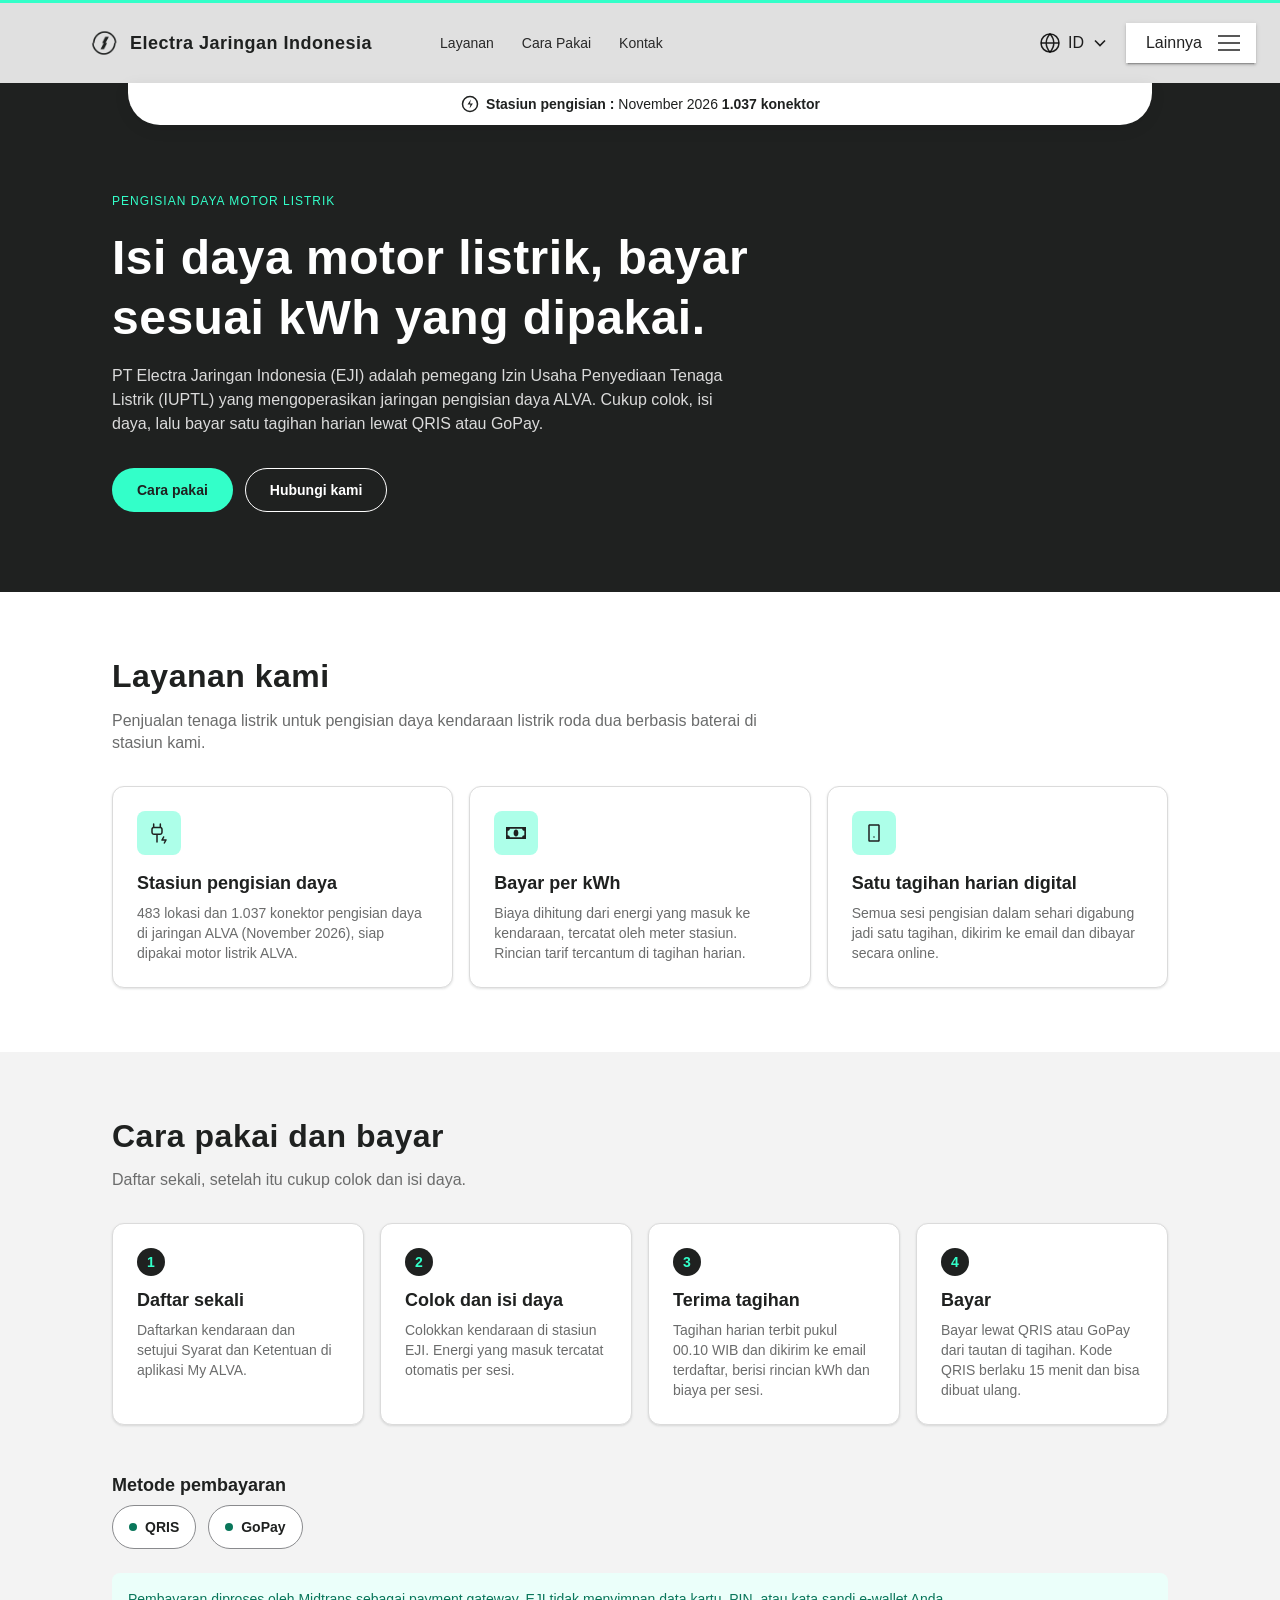
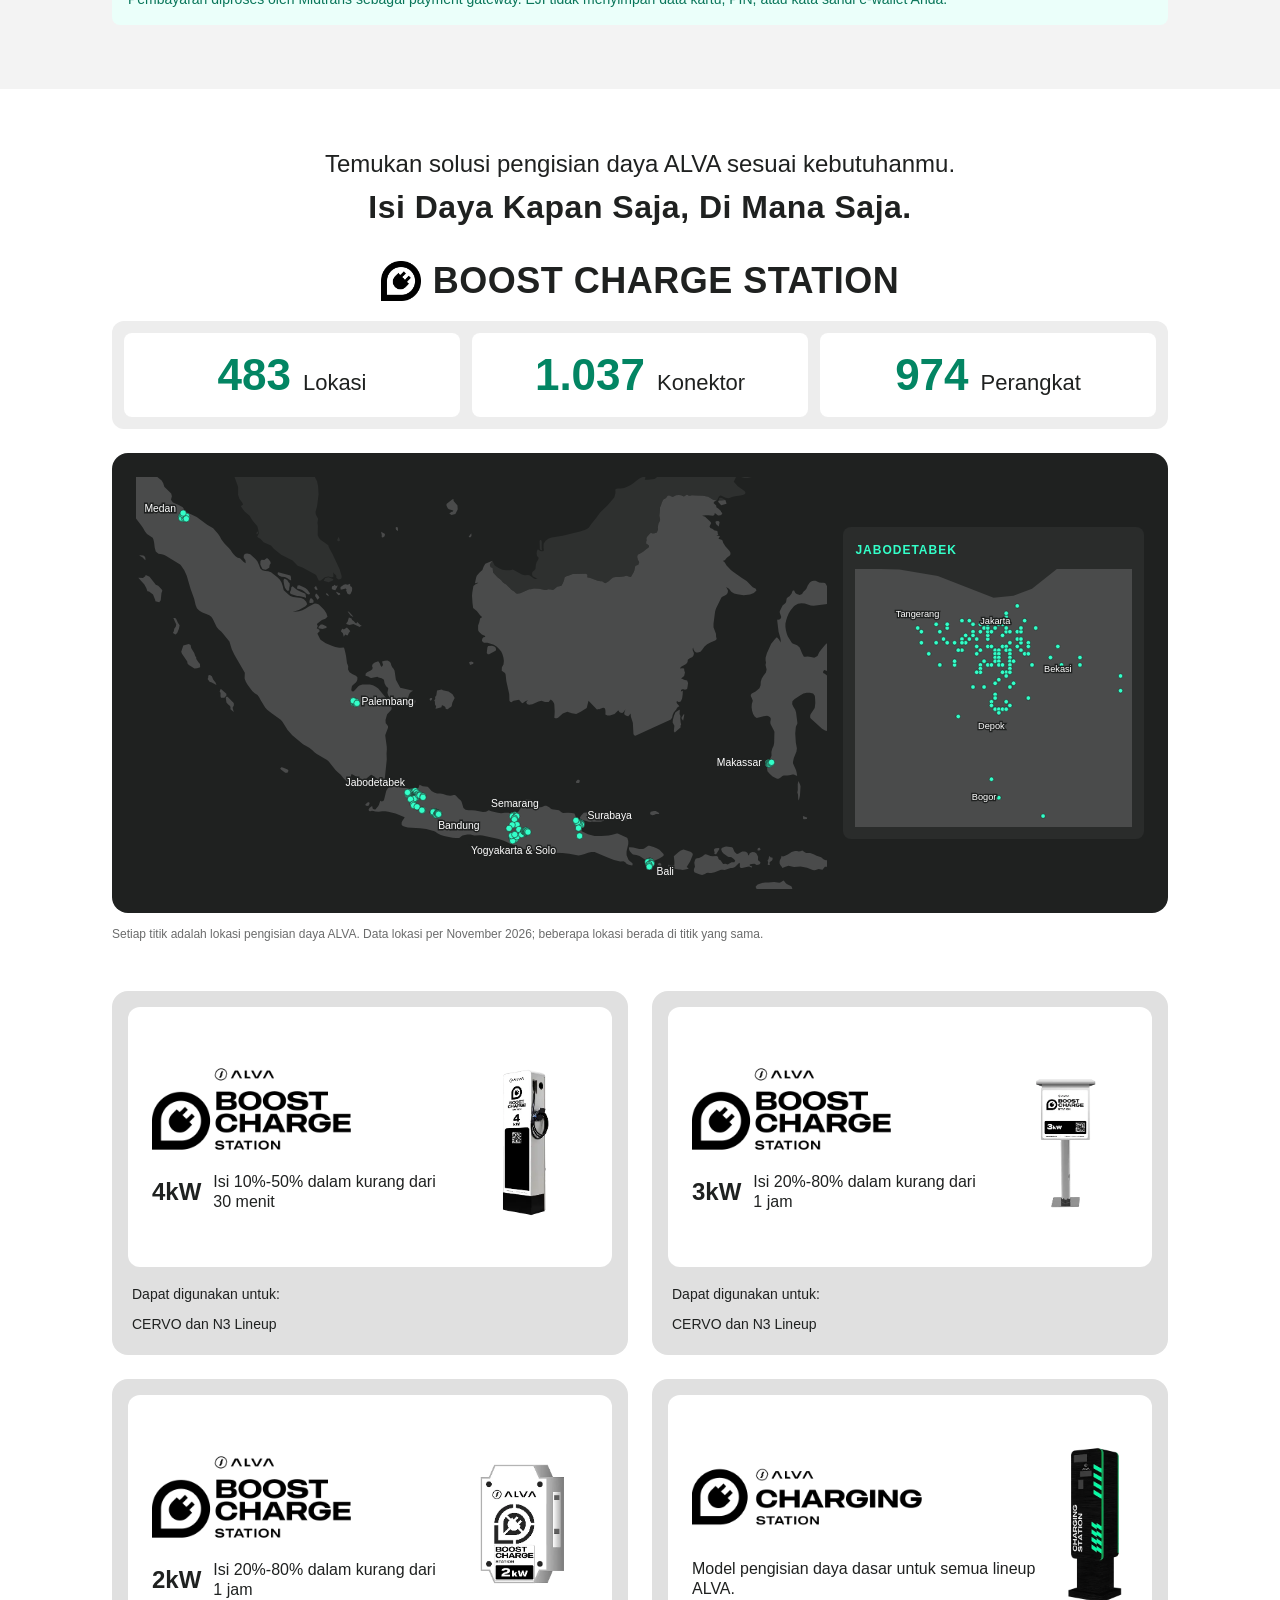
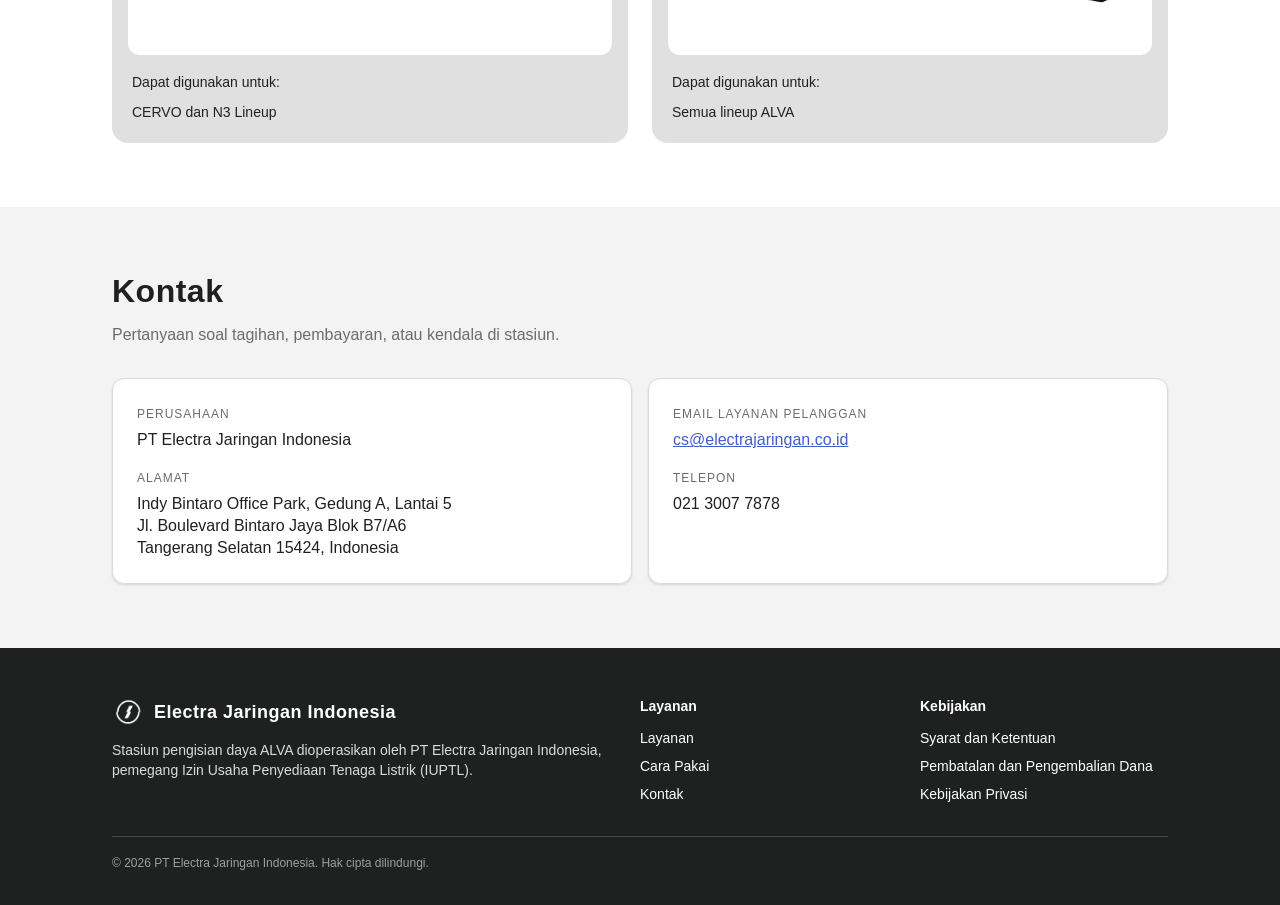
<file: id/index.html>
<!doctype html>
<html lang="id">
<head>
<meta charset="utf-8">
<meta name="viewport" content="width=device-width, initial-scale=1">
<title>PT Electra Jaringan Indonesia | Pengisian Daya Motor Listrik</title>
<meta name="description" content="PT Electra Jaringan Indonesia mengoperasikan jaringan pengisian daya ALVA untuk motor listrik. Bayar per kWh lewat QRIS atau GoPay.">
<link rel="icon" href="../assets/logo-alva-black.png">
<link rel="stylesheet" href="../assets/style.css">
</head>
<body>

<header class="site-header">
  <div class="topline"></div>
  <div class="bar">
    <a class="brand" href="index.html"><img src="../assets/logo-alva-black.png" alt=""><span>Electra Jaringan Indonesia</span></a>
    <nav class="nav" aria-label="Main">
      <a href="index.html#layanan">Layanan</a>
      <a href="index.html#cara-pakai">Cara Pakai</a>
      <a href="index.html#kontak">Kontak</a>
    </nav>
    <div class="header-right">
      <details class="lang">
        <summary aria-label="Language"><svg width="24" height="24" viewBox="0 0 24 24" fill="none" stroke="currentColor" stroke-width="1.5" aria-hidden="true"><circle cx="12" cy="12" r="9"/><path d="M3 12h18M12 3c2.5 2.7 3.8 5.7 3.8 9s-1.3 6.3-3.8 9c-2.5-2.7-3.8-5.7-3.8-9S9.5 5.7 12 3z"/></svg><span class="label">ID</span><svg class="chev" width="20" height="20" viewBox="0 0 24 24" fill="none" stroke="currentColor" stroke-width="2" aria-hidden="true"><path d="M6 9l6 6 6-6"/></svg></summary>
        <div class="menu">
          <a href="../index.html" hreflang="en" aria-current="false">English</a>
          <a href="index.html" hreflang="id" aria-current="true">Bahasa Indonesia</a>
        </div>
      </details>
      <details class="more">
        <summary>Lainnya<svg width="22" height="16" viewBox="0 0 22 16" fill="none" stroke="currentColor" stroke-width="1.6" aria-hidden="true"><path d="M0 1h22M0 8h22M0 15h22"/></svg></summary>
        <div class="menu">
          <a class="nav-only" href="index.html#layanan">Layanan</a>
          <a class="nav-only" href="index.html#cara-pakai">Cara Pakai</a>
          <a class="nav-only" href="index.html#kontak">Kontak</a>
          <hr class="nav-only">
          <a href="syarat-ketentuan.html">Syarat dan Ketentuan</a>
          <a href="syarat-ketentuan.html#refund">Pembatalan dan Pengembalian Dana</a>
          <a href="kebijakan-privasi.html">Kebijakan Privasi</a>
        </div>
      </details>
    </div>
  </div>
  <div class="stat-row"><div class="stat"><svg width="20" height="20" viewBox="0 0 24 24" fill="none" stroke="currentColor" stroke-width="1.8" aria-hidden="true"><circle cx="12" cy="12" r="9"/><path d="M13 6.5l-4 6h3.5l-1 5 4-6H12l1-5z" fill="currentColor" stroke="none"/></svg><span><b>Stasiun pengisian :</b> November 2026 <b>1.037 konektor</b></span></div></div>
</header>

<main>
  <section class="hero">
    <div class="wrap">
      <span class="eyebrow">Pengisian daya motor listrik</span>
      <h1>Isi daya motor listrik, bayar sesuai kWh yang dipakai.</h1>
      <p>PT Electra Jaringan Indonesia (EJI) adalah pemegang Izin Usaha Penyediaan Tenaga Listrik (IUPTL) yang mengoperasikan jaringan pengisian daya ALVA. Cukup colok, isi daya, lalu bayar satu tagihan harian lewat QRIS atau GoPay.</p>
      <div class="actions">
        <a class="btn btn-app" href="#cara-pakai">Cara pakai</a>
        <a class="btn btn-ghost" href="#kontak">Hubungi kami</a>
      </div>
    </div>
  </section>

  <section id="layanan">
    <div class="wrap">
      <div class="section-head">
        <h2>Layanan kami</h2>
        <p class="lead">Penjualan tenaga listrik untuk pengisian daya kendaraan listrik roda dua berbasis baterai di stasiun kami.</p>
      </div>
      <div class="grid grid-3">
        <div class="card">
          <div class="icon"><img src="../assets/ev-plug-charging.svg" alt=""></div>
          <h3>Stasiun pengisian daya</h3>
          <p>483 lokasi dan 1.037 konektor pengisian daya di jaringan ALVA (November 2026), siap dipakai motor listrik ALVA.</p>
        </div>
        <div class="card">
          <div class="icon"><img src="../assets/Money.svg" alt=""></div>
          <h3>Bayar per kWh</h3>
          <p>Biaya dihitung dari energi yang masuk ke kendaraan, tercatat oleh meter stasiun. Rincian tarif tercantum di tagihan harian.</p>
        </div>
        <div class="card">
          <div class="icon"><img src="../assets/smartphone-device.svg" alt=""></div>
          <h3>Satu tagihan harian digital</h3>
          <p>Semua sesi pengisian dalam sehari digabung jadi satu tagihan, dikirim ke email dan dibayar secara online.</p>
        </div>
      </div>
    </div>
  </section>

  <section id="cara-pakai" class="alt">
    <div class="wrap">
      <div class="section-head">
        <h2>Cara pakai dan bayar</h2>
        <p class="lead">Daftar sekali, setelah itu cukup colok dan isi daya.</p>
      </div>
      <div class="grid grid-4">
        <div class="card"><span class="step-no">1</span><h3>Daftar sekali</h3><p>Daftarkan kendaraan dan setujui Syarat dan Ketentuan di aplikasi My ALVA.</p></div>
        <div class="card"><span class="step-no">2</span><h3>Colok dan isi daya</h3><p>Colokkan kendaraan di stasiun EJI. Energi yang masuk tercatat otomatis per sesi.</p></div>
        <div class="card"><span class="step-no">3</span><h3>Terima tagihan</h3><p>Tagihan harian terbit pukul 00.10 WIB dan dikirim ke email terdaftar, berisi rincian kWh dan biaya per sesi.</p></div>
        <div class="card"><span class="step-no">4</span><h3>Bayar</h3><p>Bayar lewat QRIS atau GoPay dari tautan di tagihan. Kode QRIS berlaku 15 menit dan bisa dibuat ulang.</p></div>
      </div>

      <h3 style="margin-top:48px">Metode pembayaran</h3>
      <div class="pay-list" aria-label="Metode pembayaran yang diterima">
        <span class="pay">QRIS</span>
        <span class="pay">GoPay</span>
      </div>
      <div class="inline-message">Pembayaran diproses oleh Midtrans sebagai payment gateway. EJI tidak menyimpan data kartu, PIN, atau kata sandi e-wallet Anda.</div>
    </div>
  </section>

  <section id="lokasi">
    <div class="wrap">
      <div class="section-head center">
        <p class="kicker">Temukan solusi pengisian daya ALVA sesuai kebutuhanmu.</p>
        <h2>Isi Daya Kapan Saja, Di Mana Saja.</h2>
      </div>

      <div class="boost-head"><img src="../assets/BOOST-CHARGE-STATION-black.png" alt=""><span>BOOST CHARGE STATION</span></div>
      <div class="stat-cards">
        <div class="stat-card"><span class="stat-num">483</span><span class="stat-label">Lokasi</span></div>
        <div class="stat-card"><span class="stat-num">1.037</span><span class="stat-label">Konektor</span></div>
        <div class="stat-card"><span class="stat-num">974</span><span class="stat-label">Perangkat</span></div>
      </div>

      <div class="map-card">
        <div class="map-main"><svg class="map-svg" viewBox="0 0 1000 596" role="img" aria-label="Map of ALVA charging locations in Indonesia" xmlns="http://www.w3.org/2000/svg">
<path class="land-other" d="M127.4,-625.2L127.2,-622.8L128.2,-622.3L129.5,-623.3L131.4,-626.1L133.3,-627.7L135.4,-628.0L137.7,-626.1L140.1,-622.1L142.6,-619.7L143.6,-619.5L144.5,-617.7L144.6,-615.8L143.5,-612.1L141.6,-607.7L138.6,-602.3L139.6,-597.8L143.5,-594.0L148.0,-591.8L152.9,-592.5L155.4,-593.5L157.4,-595.3L159.5,-596.1L161.8,-596.3L169.6,-595.1L172.0,-593.8L172.3,-591.3L171.4,-584.8L172.6,-580.1L174.8,-575.1L174.9,-570.5L172.3,-563.0L170.1,-555.8L167.6,-552.4L165.8,-550.1L165.2,-548.7L165.4,-547.2L167.1,-545.1L168.9,-542.4L169.3,-539.7L169.2,-536.4L167.9,-532.0L163.3,-522.3L159.5,-513.7L161.5,-511.9L165.1,-510.6L167.6,-509.3L170.1,-510.2L175.5,-515.3L180.2,-519.1L185.9,-522.9L191.4,-526.1L193.6,-528.7L194.9,-532.0L196.7,-533.3L199.0,-532.5L201.9,-533.9L205.5,-537.5L208.3,-539.2L210.2,-539.0L213.6,-536.7L218.4,-532.5L222.8,-530.0L226.6,-529.2L228.5,-527.6L228.4,-525.3L229.3,-523.8L231.0,-523.2L231.8,-523.4L231.6,-524.6L233.4,-526.2L237.1,-528.4L240.7,-529.7L244.6,-530.0L247.1,-531.8L248.7,-536.3L251.0,-539.7L253.1,-541.2L255.6,-542.0L256.3,-543.1L255.0,-544.5L255.1,-545.8L256.6,-547.3L259.8,-547.9L264.8,-547.7L270.6,-546.3L277.2,-543.6L281.6,-542.6L283.6,-543.6L287.8,-539.4L293.8,-530.2L298.9,-523.1L303.2,-518.3L307.7,-514.6L312.4,-512.1L316.0,-508.6L319.1,-502.0L316.7,-493.0L316.1,-485.1L316.4,-475.4L319.2,-468.0L324.5,-462.9L327.6,-458.7L328.5,-455.6L332.6,-452.8L340.1,-450.5L343.2,-448.5L341.8,-446.6L341.8,-444.5L342.9,-442.0L345.4,-440.0L349.5,-438.4L352.0,-436.7L352.7,-434.9L352.6,-432.1L351.7,-428.1L349.9,-425.0L347.4,-422.9L347.1,-421.2L346.5,-418.6L346.5,-413.4L348.3,-409.9L348.9,-405.4L347.9,-401.8L347.0,-394.3L346.8,-391.4L345.9,-389.0L343.7,-386.6L340.5,-384.3L336.5,-382.4L334.0,-381.5L331.7,-378.8L329.5,-376.6L327.9,-376.6L326.7,-377.8L325.8,-379.2L325.2,-382.3L321.6,-383.8L317.4,-384.8L309.2,-383.3L302.5,-382.4L295.0,-383.5L287.9,-382.1L285.0,-381.9L281.6,-382.1L278.4,-382.1L275.1,-382.6L269.4,-384.6L267.2,-384.4L262.5,-382.8L257.6,-381.7L253.1,-380.9L246.2,-377.7L241.2,-372.9L239.7,-369.6L237.2,-366.2L233.8,-360.9L229.4,-355.8L226.3,-353.4L227.2,-352.1L226.3,-350.4L221.6,-349.7L217.8,-349.4L217.1,-348.6L217.5,-338.3L218.8,-334.4L221.3,-329.7L223.0,-327.2L224.1,-319.5L224.4,-313.1L229.7,-309.0L232.8,-305.8L234.9,-303.1L234.1,-301.4L232.9,-296.1L234.1,-289.4L241.6,-274.8L242.2,-273.7L241.3,-273.6L240.1,-276.4L236.3,-281.2L235.2,-286.2L230.7,-291.8L228.4,-294.0L227.5,-292.2L226.2,-290.2L221.8,-293.0L218.1,-296.1L214.7,-301.8L214.3,-300.4L213.4,-299.2L209.6,-303.8L205.5,-307.4L201.8,-308.7L199.6,-309.9L197.4,-311.9L192.8,-313.8L181.4,-311.0L167.0,-313.2L161.4,-311.1L159.0,-312.4L157.7,-314.9L159.0,-319.1L159.3,-327.9L161.1,-334.2L160.2,-338.9L161.1,-341.1L161.7,-344.2L159.5,-345.4L149.2,-347.8L147.0,-349.7L144.3,-347.5L132.0,-346.3L127.4,-344.5L123.2,-341.0L122.0,-336.4L124.5,-333.5L126.1,-328.4L121.7,-317.2L121.0,-313.9L122.7,-300.2L122.0,-292.7L119.7,-287.6L115.8,-283.2L114.2,-275.4L111.3,-271.9L107.2,-263.8L104.5,-253.7L102.6,-249.0L101.4,-240.4L93.2,-227.3L91.3,-220.0L88.4,-217.1L89.4,-214.9L89.5,-211.2L88.5,-201.4L88.2,-193.2L89.4,-188.8L93.4,-180.2L92.5,-177.7L92.0,-174.1L95.3,-172.5L97.8,-172.0L111.1,-176.1L115.7,-175.0L117.5,-171.2L118.6,-167.9L120.8,-149.9L122.0,-146.5L124.8,-143.3L127.7,-140.0L128.8,-140.5L128.9,-141.8L129.1,-143.2L131.9,-139.8L133.9,-133.4L141.0,-99.7L143.0,-95.4L144.6,-90.9L140.4,-93.1L139.2,-100.6L138.0,-103.7L136.4,-104.2L134.1,-104.2L133.9,-105.4L135.7,-107.9L135.4,-110.8L132.9,-113.2L128.9,-111.3L129.1,-106.1L130.8,-102.0L137.6,-93.0L139.8,-89.3L142.4,-88.2L146.4,-88.8L151.1,-85.0L154.8,-81.4L164.0,-76.0L169.6,-76.5L175.6,-77.9L179.6,-77.5L183.6,-76.1L188.3,-71.6L195.9,-60.2L208.3,-50.7L206.9,-48.3L206.4,-44.8L201.5,-40.0L200.8,-37.2L198.9,-33.7L195.5,-31.8L192.7,-31.5L190.9,-31.8L189.7,-32.5L187.8,-35.8L186.8,-36.8L185.9,-37.1L179.8,-34.7L173.7,-32.3L172.7,-29.9L171.1,-27.3L169.3,-26.2L167.9,-26.0L166.5,-27.6L164.3,-29.6L162.6,-31.5L163.0,-34.5L166.4,-39.1L166.8,-42.2L166.4,-47.6L165.5,-50.7L164.5,-50.8L162.9,-51.3L158.2,-50.8L155.8,-54.4L154.8,-58.2L153.3,-59.6L151.7,-60.5L148.2,-59.1L145.5,-59.9L136.6,-63.3L133.2,-68.7L131.3,-68.8L129.6,-68.2L129.1,-67.0L128.0,-60.7L127.3,-58.8L117.2,-71.4L110.1,-76.6L111.0,-86.0L108.9,-87.8L106.3,-87.9L104.2,-90.6L106.0,-96.2L103.2,-95.1L99.4,-95.3L96.3,-96.8L93.9,-104.5L92.3,-106.9L89.1,-111.0L84.8,-111.0L83.4,-112.9L83.7,-117.8L80.6,-120.9L76.5,-123.4L73.1,-124.9L69.6,-132.9L66.8,-134.9L64.4,-136.5L61.2,-135.4L60.1,-132.5L57.9,-129.8L55.6,-130.1L53.2,-131.7L50.6,-139.7L50.0,-144.6L50.7,-153.8L54.1,-162.0L56.0,-175.1L59.0,-183.4L60.9,-186.2L63.8,-197.4L69.6,-211.9L70.1,-214.9L71.3,-218.4L72.2,-221.7L72.5,-226.8L71.8,-229.5L71.8,-231.1L72.9,-233.0L77.0,-236.3L82.6,-241.6L89.4,-249.2L96.3,-260.8L99.7,-267.5L101.1,-269.9L102.6,-270.6L105.0,-273.0L106.6,-275.5L106.7,-276.8L102.9,-289.4L100.6,-293.5L99.2,-298.3L98.6,-301.9L97.8,-305.1L98.2,-308.1L96.9,-309.9L93.8,-312.4L90.6,-315.9L88.7,-321.7L88.7,-325.0L86.7,-327.8L86.0,-330.8L87.2,-333.6L88.8,-336.0L88.7,-346.8L88.1,-350.0L87.2,-355.8L85.1,-360.1L82.2,-365.2L79.0,-369.4L70.3,-377.0L64.1,-382.0L61.0,-386.7L57.2,-391.9L54.4,-395.8L50.9,-400.6L49.1,-407.2L48.1,-414.2L48.7,-416.5L50.3,-418.0L52.5,-419.3L54.3,-419.6L59.3,-422.7L62.8,-422.5L63.5,-423.2L63.8,-424.7L63.4,-431.0L63.7,-439.5L64.3,-446.5L65.0,-451.0L74.3,-456.3L76.2,-458.7L77.0,-461.2L77.0,-463.3L76.3,-465.0L75.0,-466.0L69.0,-461.4L67.8,-462.5L65.0,-470.0L63.8,-472.3L62.2,-475.0L60.3,-478.9L60.0,-485.5L58.7,-488.8L51.3,-495.8L48.0,-499.6L43.4,-505.0L38.0,-511.5L32.4,-517.6L29.7,-521.5L28.8,-522.3L28.6,-523.8L30.2,-528.0L29.4,-532.2L26.6,-537.7L25.5,-541.2L25.8,-542.5L24.4,-543.0L21.4,-542.7L18.4,-545.3L15.5,-550.8L15.3,-551.8L16.2,-551.7L19.7,-550.8L21.1,-550.9L23.6,-552.2L27.4,-553.6L29.7,-554.0L30.5,-554.6L30.8,-556.0L28.8,-568.6L29.1,-571.3L32.8,-576.7L32.4,-582.2L33.4,-590.2L37.4,-595.6L40.5,-598.1L41.5,-602.0L42.8,-602.9L45.3,-602.5L50.6,-599.6L52.8,-599.5L56.0,-599.5L59.4,-599.7L61.0,-600.0L71.9,-602.9L74.3,-603.2L76.6,-602.9L78.2,-603.0L80.0,-604.3L81.2,-606.6L82.5,-613.9L83.2,-615.3L84.7,-616.3L87.0,-617.0L89.7,-617.0L93.2,-615.6L95.4,-615.5L97.9,-616.0L100.1,-617.1L101.4,-618.4L102.2,-619.9L101.6,-622.8L100.0,-626.6L103.3,-626.2L107.8,-625.3L111.0,-625.5L113.2,-626.2L115.2,-628.0L118.0,-629.6L120.5,-629.2L122.6,-627.7L127.4,-625.2ZM108.6,-62.1L107.9,-61.9L106.4,-65.2L108.3,-69.9L110.3,-64.1L108.6,-62.1ZM284.5,149.7L278.4,152.4L271.4,150.0L273.7,146.0L278.4,145.0L282.0,146.3L284.1,147.2L285.6,148.4L284.5,149.7ZM1183.9,-176.4L1187.2,-173.9L1191.6,-174.5L1191.4,-168.4L1192.2,-166.5L1196.1,-161.3L1196.7,-157.0L1194.4,-152.8L1192.6,-150.9L1189.4,-148.0L1189.4,-146.8L1190.7,-145.3L1195.3,-144.5L1198.6,-142.2L1199.2,-135.8L1202.5,-130.7L1202.3,-128.5L1201.0,-119.5L1201.4,-115.7L1203.8,-112.5L1205.8,-111.2L1207.0,-109.3L1207.9,-104.0L1207.7,-94.9L1207.5,-91.8L1206.0,-88.8L1201.6,-82.1L1195.7,-76.8L1192.5,-77.2L1191.6,-75.6L1193.5,-70.8L1192.8,-60.5L1191.4,-53.4L1189.5,-57.1L1188.2,-60.8L1186.9,-70.7L1185.4,-75.3L1183.1,-79.3L1182.0,-83.0L1179.7,-86.4L1176.5,-95.2L1174.4,-94.7L1171.0,-92.3L1170.3,-90.7L1169.8,-88.2L1169.0,-85.9L1165.0,-82.3L1161.8,-78.0L1159.3,-73.3L1158.4,-69.0L1160.6,-65.6L1162.8,-64.2L1165.9,-61.2L1166.9,-59.8L1170.3,-50.0L1170.1,-40.0L1167.6,-35.5L1161.5,-27.1L1157.1,-24.5L1154.6,-25.8L1152.6,-30.9L1152.4,-33.0L1153.7,-37.8L1153.8,-42.2L1152.4,-43.7L1150.6,-43.4L1150.0,-42.7L1146.0,-37.0L1144.3,-35.5L1141.8,-35.4L1139.9,-35.7L1128.0,-40.8L1118.3,-45.7L1110.8,-50.3L1105.2,-57.3L1104.0,-62.6L1104.0,-68.0L1101.5,-76.0L1101.2,-78.7L1101.5,-81.4L1103.9,-86.3L1106.8,-88.8L1108.6,-90.6L1109.9,-92.6L1110.8,-95.2L1110.5,-97.8L1109.4,-99.4L1104.7,-105.2L1100.8,-108.8L1092.4,-112.0L1090.5,-113.7L1088.4,-115.0L1086.1,-115.6L1083.7,-115.6L1081.4,-114.6L1080.6,-112.5L1080.9,-110.6L1080.6,-108.8L1077.1,-98.3L1072.7,-100.6L1068.5,-103.3L1067.4,-105.1L1066.8,-107.4L1066.1,-108.8L1065.2,-110.2L1063.2,-106.7L1060.8,-104.0L1057.9,-103.3L1054.8,-103.3L1053.8,-104.5L1052.7,-111.1L1049.5,-113.2L1045.5,-112.7L1040.7,-109.1L1039.8,-107.7L1038.8,-104.5L1033.5,-95.5L1030.7,-88.6L1027.6,-81.8L1026.3,-79.6L1024.4,-78.1L1021.6,-78.7L1018.9,-80.4L1016.4,-84.7L1017.3,-89.8L1020.1,-93.0L1022.3,-96.4L1025.1,-108.6L1025.2,-112.9L1025.8,-114.7L1030.4,-120.2L1034.2,-123.6L1036.1,-124.3L1044.5,-126.3L1047.9,-127.9L1053.2,-127.9L1057.6,-128.8L1061.1,-131.5L1061.4,-134.1L1061.1,-137.0L1062.0,-138.7L1063.3,-140.2L1065.1,-142.1L1067.3,-143.5L1073.2,-144.6L1075.2,-145.8L1076.7,-147.6L1079.0,-151.2L1081.5,-150.3L1084.2,-148.9L1089.0,-147.8L1093.1,-144.8L1095.9,-140.1L1096.4,-137.8L1097.1,-130.2L1096.1,-128.4L1092.0,-124.8L1093.9,-124.4L1099.2,-127.7L1102.0,-129.0L1108.6,-130.7L1110.2,-131.8L1111.2,-133.5L1113.6,-138.2L1115.3,-143.2L1116.6,-145.3L1118.6,-146.9L1120.5,-147.2L1127.4,-143.8L1131.9,-145.4L1133.1,-150.6L1134.1,-158.1L1135.0,-160.2L1137.5,-162.1L1140.6,-161.5L1144.7,-158.8L1148.7,-157.9L1150.0,-160.1L1151.5,-164.4L1152.9,-164.3L1158.2,-162.9L1163.2,-163.8L1164.7,-169.0L1163.7,-174.5L1159.7,-190.5L1162.1,-194.2L1164.1,-194.2L1169.1,-190.0L1178.7,-184.2L1181.9,-180.7L1183.9,-176.4ZM986.2,-43.9L988.4,-41.0L991.2,-41.7L995.6,-40.9L996.4,-39.3L996.3,-38.3L991.6,-35.5L988.5,-38.5L982.9,-36.4L980.3,-37.6L976.8,-36.6L974.6,-38.9L975.4,-41.1L981.2,-44.7L986.2,-43.9ZM949.0,-10.5L948.0,-8.0L946.6,-6.9L944.9,-7.5L943.6,-8.8L942.8,-6.9L939.3,-6.2L937.1,-3.3L933.7,-2.4L931.5,-2.8L931.8,-5.5L938.1,-9.3L942.1,-10.8L945.5,-13.5L947.2,-13.9L948.1,-11.6L949.0,-10.5ZM1024.2,-58.3L1020.1,-57.8L1018.8,-57.8L1015.6,-61.9L1015.3,-63.8L1012.6,-65.8L1013.5,-67.9L1016.9,-68.4L1022.8,-71.1L1032.2,-66.9L1033.6,-65.4L1030.7,-64.5L1028.6,-60.5L1024.2,-58.3ZM127.3,-58.8L128.0,-60.7L129.1,-67.0L129.6,-68.2L131.3,-68.8L133.2,-68.7L136.6,-63.3L145.5,-59.9L148.2,-59.1L151.7,-60.5L153.3,-59.6L154.8,-58.2L155.8,-54.4L158.2,-50.8L162.9,-51.3L164.5,-50.8L165.5,-50.7L166.4,-47.6L166.8,-42.2L166.4,-39.1L163.0,-34.5L162.6,-31.5L164.3,-29.6L166.5,-27.6L167.9,-26.0L169.3,-26.2L171.1,-27.3L172.7,-29.9L173.7,-32.3L179.8,-34.7L185.9,-37.1L186.8,-36.8L187.8,-35.8L189.7,-32.5L190.9,-31.8L192.7,-31.5L195.5,-31.8L198.9,-33.7L200.8,-37.2L201.5,-40.0L206.4,-44.8L206.9,-48.3L208.3,-50.7L215.3,-49.1L218.0,-47.8L225.9,-35.2L236.3,-26.3L240.7,-23.0L244.1,-21.4L248.8,-16.7L252.9,-10.7L261.9,6.1L263.4,13.5L264.1,24.8L262.0,41.8L259.7,50.2L260.1,54.3L263.4,60.4L262.5,66.2L263.1,71.0L262.8,84.4L264.7,88.3L266.9,90.8L278.1,98.8L278.9,101.7L284.4,111.8L294.7,133.8L297.5,143.6L297.2,146.3L296.0,147.4L292.9,148.4L290.4,146.4L289.5,145.0L289.8,143.3L288.8,141.6L286.4,139.6L285.0,137.8L285.4,140.8L285.4,144.7L282.3,145.0L278.2,143.8L273.2,144.9L267.3,149.7L264.5,149.9L262.3,145.7L261.2,143.0L259.4,141.0L240.7,130.9L233.8,128.3L226.5,120.7L210.0,112.3L199.6,104.1L195.2,99.0L184.5,94.5L179.9,89.3L177.6,88.2L175.3,86.3L177.7,81.2L176.7,75.8L175.5,71.3L168.0,62.3L164.3,56.1L157.1,49.9L154.3,46.3L151.7,42.2L153.3,40.7L154.9,39.9L153.5,36.8L149.5,31.6L147.6,25.6L147.6,14.2L141.8,-1.8L136.8,-24.0L137.7,-31.8L136.4,-40.2L133.2,-48.3L128.9,-54.1L127.3,-58.8ZM839.8,33.9L838.2,33.8L834.7,32.9L827.6,28.6L820.4,27.1L810.0,26.9L804.0,26.3L801.6,27.0L799.5,27.0L798.1,26.1L796.5,25.7L792.5,28.3L790.6,27.5L788.5,26.3L785.1,26.0L781.0,26.3L776.3,29.0L771.3,26.6L769.9,26.6L768.8,27.2L766.6,30.5L762.4,32.9L760.3,37.5L759.0,41.8L758.0,43.3L757.5,51.7L756.9,55.8L758.0,61.1L757.8,63.4L755.9,66.9L755.6,67.7L754.7,73.1L755.0,74.6L754.9,76.4L753.3,80.2L750.3,81.3L747.4,81.9L744.7,80.6L742.4,82.7L739.5,85.9L738.3,88.1L738.3,90.2L738.6,91.5L738.0,93.0L737.8,94.4L738.0,96.6L740.0,97.5L742.1,99.3L741.9,101.1L740.9,102.3L738.3,104.2L733.4,108.1L728.0,111.4L725.9,112.2L725.2,113.8L724.9,115.8L726.1,120.4L727.1,121.6L727.8,123.3L727.1,125.1L726.5,126.8L724.5,127.8L722.6,128.5L721.8,129.9L720.8,135.3L719.6,138.1L717.0,142.3L716.1,144.2L714.8,144.8L709.6,142.8L705.1,144.0L699.0,144.8L693.9,144.7L689.9,145.5L687.1,147.7L684.1,150.6L680.8,152.6L678.5,153.6L674.1,150.7L671.7,150.9L667.7,149.9L658.2,146.6L655.8,145.7L653.3,145.5L652.6,144.6L653.1,143.0L652.6,140.9L650.7,140.1L631.7,140.4L626.2,142.3L622.5,143.7L619.8,145.3L619.1,149.5L617.5,153.3L615.4,157.4L609.1,158.6L604.4,162.8L602.8,163.3L599.7,162.7L596.2,162.3L593.7,163.5L591.2,163.5L583.1,161.5L575.6,161.2L571.2,162.2L568.9,162.5L555.8,168.3L551.2,168.9L549.5,168.1L547.0,165.7L543.4,163.5L535.4,155.5L532.3,153.7L530.2,151.8L528.3,149.5L525.7,147.0L523.2,145.3L519.8,141.9L516.5,138.2L515.8,131.6L513.2,130.4L512.1,128.7L511.8,126.7L515.5,121.3L518.2,127.0L519.2,128.2L525.1,132.1L529.9,134.0L535.2,134.8L540.6,134.9L542.8,134.6L544.9,133.9L547.0,134.7L558.1,140.9L562.5,142.0L567.1,141.6L569.0,142.1L575.5,146.9L577.4,147.4L580.6,147.1L576.5,145.0L573.8,143.4L572.7,140.5L573.3,137.4L575.9,135.3L577.7,133.1L578.4,126.5L579.6,123.1L581.6,119.8L582.4,116.8L580.0,114.4L579.4,110.3L579.9,107.0L581.3,104.6L583.5,106.2L585.8,107.5L588.0,107.4L589.6,106.9L589.9,105.1L589.4,102.1L589.6,96.6L592.4,92.1L596.9,89.1L601.2,87.6L617.0,85.1L642.3,78.8L649.8,76.3L652.6,75.0L654.8,73.3L658.8,67.6L666.1,58.7L671.3,51.4L682.1,40.7L690.8,30.9L692.0,29.0L693.3,23.7L693.5,21.1L693.2,18.6L694.3,17.3L696.1,16.6L697.7,17.8L700.8,19.3L703.0,21.3L704.5,23.9L705.7,26.3L705.7,28.4L707.1,30.1L710.9,30.4L712.1,32.5L714.8,36.2L717.3,38.8L718.7,39.8L720.6,39.3L723.4,36.9L725.5,33.9L727.0,30.0L725.8,29.3L727.8,26.3L728.1,24.8L727.3,23.3L726.1,21.9L725.6,18.3L724.9,13.6L724.3,11.5L725.9,10.0L729.2,8.1L732.4,5.9L735.8,4.1L735.9,7.3L735.8,12.6L736.8,17.1L739.0,24.9L741.7,25.9L744.7,26.6L746.5,26.4L747.7,25.9L748.0,25.3L746.1,22.2L745.6,14.9L744.0,10.2L741.5,5.4L740.5,4.1L750.0,2.8L752.1,1.3L755.9,-2.0L757.4,-3.8L758.4,-7.9L753.7,-10.4L751.9,-13.5L751.8,-16.9L757.4,-23.1L759.3,-24.6L760.2,-22.4L762.7,-21.8L764.9,-21.8L767.2,-21.9L770.5,-25.0L772.2,-29.6L777.9,-36.0L780.0,-41.0L781.2,-46.1L795.7,-62.1L797.5,-64.6L806.2,-80.7L807.2,-81.2L809.5,-79.7L810.1,-74.6L809.8,-72.4L808.5,-69.0L807.6,-65.6L808.7,-65.6L812.8,-67.8L817.0,-73.4L819.5,-78.2L821.6,-80.4L825.7,-79.2L826.6,-78.3L826.3,-74.8L826.7,-72.8L828.3,-68.5L831.9,-65.8L836.7,-64.1L841.3,-61.7L842.8,-60.2L843.6,-58.3L844.7,-55.1L844.7,-52.0L841.4,-48.8L842.9,-43.8L842.6,-40.9L841.6,-38.4L836.7,-36.1L849.7,-38.4L852.9,-39.7L857.3,-43.0L859.6,-40.1L861.9,-35.2L860.1,-34.0L854.5,-32.1L854.2,-31.4L856.1,-28.9L858.5,-29.1L863.0,-30.8L867.3,-33.5L869.3,-33.5L871.6,-32.9L875.8,-31.2L878.2,-29.8L880.1,-27.9L881.4,-24.2L886.2,-22.8L896.2,-17.5L898.0,-17.0L900.1,-16.9L905.2,-17.6L907.1,-16.9L908.4,-15.0L908.9,-12.6L908.7,-10.0L908.1,-8.1L907.0,-6.5L903.3,-4.1L894.3,-0.9L884.6,1.5L879.6,1.3L872.7,-0.7L870.2,-0.5L867.7,0.5L864.6,7.0L870.4,13.5L880.1,20.3L881.4,22.0L881.1,24.1L879.5,25.4L877.4,26.0L872.0,27.1L866.4,27.9L862.0,29.1L857.4,30.6L852.9,30.1L846.6,27.1L844.8,26.8L842.9,28.4L841.0,32.7L839.8,33.9ZM294.8,92.6L292.8,93.0L291.7,92.7L291.0,91.1L292.6,87.5L293.2,86.9L294.8,90.8L294.8,92.6ZM134.2,-12.1L133.2,-10.9L130.2,-11.6L130.8,-18.2L132.4,-19.1L135.1,-17.9L136.3,-16.7L134.2,-12.1ZM116.3,-59.8L119.1,-55.4L117.7,-53.5L117.0,-52.9L115.2,-53.6L113.6,-51.9L112.0,-51.6L110.4,-54.6L108.5,-55.8L108.0,-57.9L110.7,-58.3L112.2,-57.5L115.1,-59.0L116.3,-59.8ZM176.2,82.1L174.2,82.8L174.2,81.8L174.5,80.3L175.9,78.9L176.7,79.7L176.2,82.1ZM587.4,105.5L586.0,106.1L584.1,104.6L583.7,92.2L585.0,91.1L585.9,91.3L586.9,93.5L586.8,98.9L586.9,103.7L587.4,105.5ZM852.4,33.2L846.7,34.0L842.8,33.9L843.5,32.5L843.3,30.6L845.2,30.1L847.5,30.5L852.4,33.2ZM740.5,4.1L741.5,5.4L744.0,10.2L745.6,14.9L746.1,22.2L748.0,25.3L747.7,25.9L746.5,26.4L744.7,26.6L741.7,25.9L739.0,24.9L736.8,17.1L735.8,12.6L735.9,7.3L735.8,4.1L740.5,4.1ZM735.8,4.1L732.4,5.9L729.2,8.1L725.9,10.0L724.3,11.5L724.9,13.6L725.6,18.3L726.1,21.9L727.3,23.3L728.1,24.8L727.8,26.3L725.8,29.3L727.0,30.0L725.5,33.9L723.4,36.9L720.6,39.3L718.7,39.8L717.3,38.8L714.8,36.2L712.1,32.5L710.9,30.4L707.1,30.1L705.7,28.4L705.7,26.3L704.5,23.9L703.0,21.3L700.8,19.3L697.7,17.8L696.5,16.6L701.1,16.7L706.1,16.0L711.2,13.9L716.1,11.3L720.2,8.2L724.2,4.9L728.1,2.2L734.5,-0.9L736.7,-0.7L736.7,1.5L735.8,4.1ZM356.1,632.4L354.9,635.3L352.9,633.7L350.4,633.2L350.8,631.0L352.9,630.7L353.9,630.6L355.3,629.8L356.1,632.4Z"/>
<path class="land" d="M19.6,144.3L28.6,155.7L32.1,157.3L36.9,162.5L38.1,164.3L36.8,168.0L35.8,178.4L33.6,181.0L28.0,179.8L27.8,177.9L24.6,170.0L18.9,165.7L16.5,165.4L15.0,161.0L12.1,155.6L3.3,145.9L10.0,146.0L13.3,143.6L14.0,141.7L19.6,144.3ZM88.4,276.7L84.5,276.9L76.5,272.0L74.5,269.8L74.1,266.8L66.5,255.6L65.4,252.9L68.4,243.7L76.3,241.5L79.0,243.0L79.8,247.2L84.2,254.7L85.7,258.8L86.9,260.6L87.3,261.9L87.0,262.9L90.3,267.8L92.5,270.5L92.8,275.1L88.4,276.7ZM801.6,555.6L796.5,564.2L798.4,565.5L799.4,566.8L790.9,568.5L787.4,567.6L785.3,567.8L776.6,566.3L770.5,564.3L769.7,562.8L770.2,561.0L772.1,561.5L776.8,561.8L778.7,561.0L778.7,555.6L777.9,548.5L784.4,542.7L787.9,540.3L791.9,538.9L801.9,542.2L803.5,543.0L804.8,544.3L805.4,546.4L801.6,555.6ZM753.0,536.9L757.1,539.1L763.0,545.4L763.4,547.2L761.6,548.9L757.5,551.6L748.3,555.7L746.8,557.7L744.7,561.5L744.3,563.2L743.7,564.1L742.7,564.7L740.6,565.3L738.4,564.4L740.3,562.0L740.5,559.1L739.0,556.3L737.0,554.0L732.7,550.9L728.3,548.1L723.7,546.7L718.9,546.1L717.1,544.7L714.3,541.3L713.4,539.4L713.0,537.4L713.3,535.5L714.5,535.4L719.2,535.8L727.8,538.1L732.3,538.2L734.6,537.7L740.9,533.3L742.5,533.4L748.6,535.3L753.0,536.9ZM369.2,272.2L370.6,275.1L372.5,277.5L374.0,280.3L375.9,293.4L382.2,304.7L400.8,309.1L397.7,310.9L396.2,312.5L395.0,314.5L392.4,322.2L392.5,323.9L394.1,326.6L394.6,329.5L392.2,329.5L389.7,328.8L387.5,327.7L385.6,326.3L383.6,325.2L381.4,324.4L377.5,322.2L372.5,320.6L367.3,319.4L364.8,316.1L363.6,312.0L364.9,305.9L363.6,304.2L361.7,302.7L359.5,298.3L358.6,293.1L355.3,291.1L350.9,289.9L349.0,288.9L340.5,290.8L338.5,290.4L336.7,288.9L332.0,287.5L332.1,284.6L334.3,282.4L339.5,280.0L341.8,278.1L342.3,275.6L341.4,273.7L341.8,271.7L343.4,269.8L345.4,268.3L350.4,266.4L352.7,269.8L353.7,272.6L355.2,274.8L357.3,271.8L355.9,266.7L359.9,265.6L363.7,265.5L366.5,266.9L368.4,269.1L369.2,272.2ZM1068.6,389.8L1069.5,398.6L1069.2,400.9L1067.0,397.6L1066.1,396.9L1065.5,397.6L1064.6,397.9L1063.5,397.9L1062.0,401.3L1061.8,404.5L1060.7,406.6L1060.1,413.8L1060.5,415.8L1062.3,414.8L1063.3,414.6L1067.3,417.3L1069.5,419.3L1068.9,421.7L1066.1,424.2L1063.0,425.3L1060.7,424.2L1059.9,424.7L1058.6,426.0L1057.4,427.7L1057.9,429.4L1055.1,434.2L1053.6,435.5L1050.4,434.1L1048.3,435.3L1046.7,435.3L1044.4,430.4L1044.4,428.1L1046.6,425.6L1046.7,423.7L1047.7,421.7L1050.2,418.8L1051.7,416.8L1051.7,415.4L1052.9,410.3L1053.2,408.2L1053.9,405.9L1055.1,401.3L1055.2,392.6L1059.0,385.5L1062.7,383.5L1064.3,383.1L1064.0,385.0L1068.6,389.8ZM1046.7,419.2L1045.7,421.9L1043.5,424.0L1041.6,424.1L1039.8,423.7L1036.4,421.9L1035.5,423.8L1032.9,423.7L1032.0,421.2L1033.8,413.8L1036.6,411.0L1036.3,408.1L1034.1,401.9L1035.5,398.6L1041.9,396.2L1047.3,393.2L1049.1,392.6L1050.7,394.9L1051.4,405.4L1045.5,413.8L1046.7,419.2ZM461.9,53.5L456.3,55.0L453.1,52.8L456.6,50.3L457.8,50.1L458.6,49.6L458.9,48.5L452.6,46.8L450.9,45.3L449.1,41.5L449.1,39.1L457.2,32.7L459.1,31.9L459.4,34.6L465.0,41.4L465.3,45.9L465.1,47.5L461.9,53.5ZM457.5,326.4L456.7,330.7L455.9,332.4L452.3,334.5L451.3,335.8L448.1,335.6L447.6,333.3L446.6,331.8L443.2,330.0L442.3,330.5L441.8,333.1L435.1,334.9L433.2,335.1L434.1,331.6L432.5,328.9L432.3,325.6L432.1,324.1L431.2,323.2L432.8,321.0L432.6,318.3L434.4,315.6L435.4,308.9L442.3,307.4L443.8,308.6L452.0,310.1L457.8,314.2L460.9,319.6L457.5,326.4ZM-20.7,-9.4L-15.7,-9.0L-6.4,-11.2L-1.3,-11.0L3.4,-9.4L7.8,-8.4L18.4,-9.6L20.5,-9.3L22.4,-8.4L24.0,-7.0L28.8,-1.6L37.1,4.9L39.4,9.1L40.8,13.8L41.6,14.9L50.9,23.9L51.9,27.7L50.6,32.9L53.4,37.0L62.4,40.9L67.6,43.8L68.8,45.5L69.6,47.5L72.6,50.7L76.3,52.6L87.8,57.9L102.9,68.9L111.6,74.2L118.6,82.1L121.3,85.9L123.3,90.0L127.6,96.0L134.9,103.4L136.8,105.6L138.8,108.9L141.1,111.9L143.9,114.7L147.1,116.8L150.4,117.5L155.8,122.9L158.7,124.6L158.3,120.4L155.8,116.8L155.8,114.5L156.2,112.6L158.3,110.9L160.7,110.5L165.2,111.9L172.4,118.2L175.5,121.9L177.8,127.0L179.8,132.3L182.7,135.0L186.7,135.9L191.2,136.2L195.3,137.9L204.9,145.2L208.1,148.6L210.5,152.7L212.2,157.5L213.3,162.5L213.8,163.7L220.0,169.7L223.2,172.2L227.2,173.5L238.7,174.9L242.8,177.0L246.2,180.5L247.6,184.0L245.1,187.1L236.2,191.9L226.5,195.3L235.9,194.1L240.6,192.7L245.0,190.5L249.4,187.8L256.2,183.9L258.7,183.1L261.7,183.4L264.4,184.5L268.5,188.3L272.3,192.3L275.3,197.0L277.0,202.1L273.8,204.9L268.9,206.9L262.3,211.9L261.7,213.9L263.1,215.2L261.5,218.9L265.1,221.1L265.7,223.1L262.5,225.9L262.8,227.6L266.6,234.9L268.5,236.6L274.4,240.3L283.2,244.0L288.2,245.8L293.8,247.1L296.3,247.1L300.4,246.5L301.3,247.9L303.0,255.1L303.9,259.7L305.2,269.4L306.9,273.4L306.7,278.3L308.9,282.5L313.3,285.2L318.0,287.4L320.2,289.5L320.2,292.7L319.5,295.2L317.9,297.2L313.0,301.5L312.1,303.3L311.4,307.9L312.3,310.0L314.2,310.1L315.7,309.0L321.6,302.8L323.2,301.7L325.4,300.8L327.6,300.3L338.2,300.3L342.7,301.2L346.7,303.3L350.4,305.8L363.3,322.0L369.2,330.9L369.6,333.1L369.7,335.4L368.7,337.2L363.3,343.3L362.7,344.9L360.9,351.6L361.2,356.3L363.1,358.4L364.5,360.5L364.5,362.5L360.8,372.3L360.5,374.0L362.7,390.0L362.8,394.3L362.4,399.8L362.7,408.6L359.9,435.8L359.3,437.4L357.1,441.6L354.2,441.5L351.8,440.8L350.1,439.2L349.2,437.2L347.9,435.6L340.8,430.6L338.9,431.4L331.7,437.7L329.8,438.6L327.4,437.8L323.8,436.0L311.9,429.4L311.1,431.5L311.0,434.3L313.3,441.5L313.6,444.6L311.4,445.3L310.2,445.1L305.4,440.9L300.8,436.3L295.7,430.2L291.9,427.2L288.5,423.9L278.8,411.4L276.3,409.5L261.5,400.7L258.5,398.6L254.7,394.9L250.6,391.7L241.6,386.6L226.0,373.5L219.3,366.1L211.8,354.1L209.3,351.0L196.7,341.9L189.7,336.5L186.8,333.4L180.2,322.4L178.1,318.7L175.8,315.4L171.7,312.8L168.1,309.7L160.9,299.8L158.7,295.9L157.1,291.6L157.4,283.1L142.3,257.1L138.5,249.1L135.1,237.9L134.2,236.7L126.0,226.7L123.2,223.5L119.7,220.4L116.7,216.9L111.1,205.4L108.9,202.2L106.0,199.9L95.3,195.6L91.3,193.1L88.1,189.7L86.2,185.3L84.1,176.1L79.0,162.0L73.4,143.0L69.6,134.6L65.1,128.0L63.8,126.5L44.3,114.5L41.0,112.7L37.5,111.7L32.5,110.9L28.6,107.8L27.1,102.3L26.2,94.9L25.2,90.4L24.1,87.9L15.9,82.6L12.8,78.5L10.2,73.9L7.7,70.3L-1.3,58.2L-4.4,55.0L-8.2,52.7L-19.3,50.4L-22.7,48.3L-28.2,41.4L-31.4,37.8L-41.2,30.1L-58.0,13.8L-61.4,9.8L-64.0,5.5L-66.1,1.0L-73.1,-11.6L-72.7,-14.1L-71.5,-16.7L-71.7,-18.9L-72.5,-21.1L-72.4,-23.0L-70.2,-24.2L-65.5,-25.7L-60.5,-25.5L-55.9,-24.9L-51.5,-23.7L-47.3,-21.0L-39.8,-14.3L-35.4,-12.0L-30.5,-10.9L-20.7,-9.4ZM1052.4,555.6L1046.6,557.0L1043.0,558.4L1039.6,560.3L1037.4,560.6L1033.5,560.8L1028.0,560.4L1024.2,561.0L1013.8,565.7L1009.7,566.1L1006.1,567.3L1005.0,565.4L1003.5,564.1L1000.0,563.8L996.4,563.9L992.9,568.0L987.3,567.1L985.1,567.6L983.1,568.4L981.0,568.8L978.8,568.5L970.6,565.3L961.2,563.4L951.8,564.1L943.7,562.3L939.3,563.7L935.0,565.6L933.9,563.6L932.2,561.7L930.9,559.1L930.9,556.0L931.4,553.9L932.5,552.0L933.3,549.9L933.7,547.7L935.5,548.8L937.2,548.4L942.8,546.0L948.3,542.5L953.2,541.1L956.2,540.8L958.5,541.5L961.0,541.2L963.7,540.4L967.8,543.2L969.4,543.7L975.0,544.0L980.0,545.5L984.4,547.9L990.9,550.1L994.8,553.1L997.8,554.2L1000.0,554.5L1001.9,554.1L1004.5,552.1L1007.5,551.3L1010.1,551.3L1014.8,550.8L1016.9,550.3L1019.1,549.2L1021.3,549.8L1023.2,550.9L1031.1,556.1L1033.6,556.3L1038.0,555.2L1039.5,553.7L1040.1,551.5L1041.4,549.8L1043.0,548.2L1045.1,547.0L1051.0,545.0L1055.1,543.0L1057.9,539.6L1051.4,538.2L1052.7,535.8L1054.9,534.4L1057.9,534.9L1060.4,536.8L1061.4,544.0L1059.3,545.1L1058.2,546.2L1057.3,547.6L1053.5,550.3L1054.9,553.5L1053.9,554.9L1052.4,555.6ZM939.3,586.8L941.2,588.5L947.8,592.1L948.8,593.6L949.3,596.0L950.6,597.9L953.7,598.2L956.9,597.8L959.3,598.9L961.5,600.8L964.6,604.3L967.4,608.3L970.7,610.5L972.8,613.8L971.6,616.7L967.2,620.7L964.9,621.5L961.8,621.8L956.6,624.2L954.9,623.0L949.1,622.1L944.7,620.4L940.9,617.2L938.7,613.9L935.9,610.8L931.1,608.9L922.5,603.0L917.1,602.5L914.9,602.9L912.7,602.9L901.4,600.3L899.6,598.7L898.3,596.7L897.0,594.8L896.2,592.6L897.7,590.7L899.2,589.4L905.5,587.1L910.0,586.4L915.2,586.5L923.0,585.8L930.5,587.0L932.7,586.1L936.4,583.7L937.7,584.6L939.3,586.8ZM867.0,543.6L869.1,545.2L871.0,545.0L874.8,542.6L877.1,541.7L879.6,541.6L882.1,542.0L884.5,543.8L885.4,546.7L886.2,547.6L887.7,544.1L889.6,543.1L891.7,542.5L894.9,542.8L897.4,544.4L899.8,549.3L899.6,553.5L900.5,555.1L902.1,556.3L903.3,557.9L902.3,559.6L901.2,560.4L898.1,561.2L896.8,560.9L895.5,559.7L894.0,559.3L890.7,559.7L887.6,560.6L888.0,562.2L890.5,562.9L891.2,563.7L891.1,564.6L890.1,564.9L886.8,563.5L884.6,563.7L876.7,565.6L874.6,565.5L873.3,563.8L873.5,559.3L872.6,558.1L866.7,563.6L864.9,564.9L862.4,565.6L860.1,565.4L851.4,568.6L848.8,568.2L846.1,568.2L837.0,571.7L832.2,572.7L829.7,572.8L827.2,572.5L825.0,572.8L822.9,574.3L818.8,575.5L814.7,574.6L811.0,573.3L807.6,571.7L806.9,569.6L807.0,567.1L808.5,563.7L807.5,557.8L808.2,555.0L809.5,552.3L811.7,551.3L814.4,551.2L818.9,548.8L823.1,545.6L825.4,545.9L830.8,548.1L834.1,548.4L839.5,548.0L841.7,549.3L842.6,552.5L843.8,553.6L845.4,554.4L849.2,559.6L852.7,559.3L855.8,560.3L861.4,557.1L865.5,557.2L866.7,554.8L864.2,552.2L861.3,550.0L859.6,549.6L857.9,549.7L856.3,549.3L849.7,544.6L847.6,542.0L846.4,538.9L847.2,536.7L851.7,534.7L853.9,534.3L862.0,535.6L863.3,536.7L865.4,541.5L867.0,543.6ZM1138.4,163.5L1130.6,170.4L1128.1,173.7L1126.1,177.3L1123.0,181.3L1119.4,184.9L1117.7,185.9L1113.4,187.8L1110.9,188.5L1106.2,188.8L1092.0,191.6L1087.4,191.9L1082.7,191.8L1073.9,191.1L1072.1,190.7L1068.6,187.1L1064.6,184.3L1061.1,183.9L1057.6,184.2L1031.9,184.4L1022.9,185.0L1013.9,186.3L1009.1,185.7L1004.2,184.2L1000.7,183.7L997.0,183.9L980.1,186.1L975.9,185.8L967.4,183.1L962.4,182.5L957.5,183.2L953.0,185.8L951.3,187.4L946.6,193.1L944.0,197.3L941.9,202.4L940.3,207.7L939.3,212.1L939.3,216.6L940.0,221.7L941.3,226.7L942.8,230.6L948.5,239.6L949.7,240.8L956.2,243.3L959.9,246.5L963.5,255.4L966.0,260.0L968.5,260.0L971.3,259.7L976.2,260.3L981.0,261.5L985.7,258.8L988.2,253.6L990.9,249.7L997.2,242.4L1000.9,239.0L1003.1,237.9L1005.4,238.4L1007.3,240.3L1009.7,241.9L1014.4,242.7L1019.2,242.2L1024.2,239.8L1026.0,238.4L1027.6,236.5L1031.9,234.9L1042.0,234.9L1047.3,235.5L1056.7,234.9L1056.5,233.5L1054.8,232.1L1054.2,231.0L1056.0,230.2L1062.0,228.6L1068.2,227.4L1072.7,228.2L1076.7,230.6L1078.3,233.0L1078.9,235.9L1077.4,243.3L1076.7,245.1L1073.4,245.9L1070.5,244.9L1067.4,241.1L1063.3,239.7L1057.3,240.8L1055.2,242.0L1053.3,243.5L1049.9,247.5L1047.1,252.0L1041.1,259.1L1034.1,265.2L1030.7,267.5L1026.9,269.2L1014.7,273.2L1011.4,276.2L1008.9,280.1L1006.1,281.4L1002.9,281.9L1000.6,281.1L995.7,279.0L994.1,280.7L993.8,283.5L996.2,284.5L1000.1,287.5L1003.1,291.8L1005.0,292.8L1009.2,294.2L1011.0,295.5L1014.2,299.2L1019.2,307.9L1021.0,312.5L1023.8,316.3L1032.3,322.7L1032.7,324.6L1032.3,326.7L1032.9,328.6L1036.0,332.3L1036.7,334.7L1033.3,337.8L1033.2,342.2L1031.1,348.0L1030.7,350.0L1030.7,351.9L1032.2,353.6L1033.8,354.8L1036.1,355.5L1038.2,356.8L1042.0,361.4L1044.1,362.6L1045.2,364.2L1045.2,366.7L1047.0,368.2L1048.6,370.8L1051.0,371.4L1052.1,370.7L1053.0,369.6L1055.1,370.0L1056.3,371.8L1056.8,374.1L1057.1,376.7L1057.0,381.6L1056.0,383.3L1053.8,383.3L1049.8,381.3L1049.6,382.7L1049.9,384.1L1047.9,384.6L1045.5,384.4L1039.6,384.6L1028.9,387.6L1025.1,389.4L1022.6,392.7L1022.5,394.9L1023.3,399.7L1022.0,401.3L1017.0,402.0L1010.1,400.7L1006.0,399.4L1003.6,398.3L1000.6,395.2L999.4,391.0L1001.7,378.9L1002.3,377.3L1003.4,376.0L1004.5,373.8L1004.8,371.1L1001.6,367.9L996.6,366.7L992.3,364.1L976.0,349.2L975.1,347.8L975.1,345.3L975.7,343.0L981.2,334.9L981.8,333.4L982.5,326.9L982.3,321.7L981.8,316.4L979.3,313.1L974.7,312.0L970.0,311.9L965.4,313.0L961.0,315.6L952.7,321.2L949.4,324.4L949.1,328.7L951.0,332.8L953.5,336.6L954.7,340.7L956.6,355.4L956.5,357.0L954.4,361.3L953.5,370.9L954.4,384.3L955.9,392.5L955.3,397.0L951.5,406.6L950.3,412.0L950.2,414.1L954.7,424.2L955.7,428.2L956.3,432.3L951.5,430.3L949.3,430.4L946.9,431.0L941.9,431.6L936.8,431.7L935.0,432.5L931.4,435.2L929.2,436.3L927.2,436.5L920.8,433.1L916.8,429.5L913.3,425.5L912.7,421.0L913.9,416.3L915.6,411.4L919.2,403.2L919.0,397.6L920.2,393.1L922.2,388.7L923.0,384.6L923.4,368.7L923.0,367.3L918.1,357.9L917.5,356.3L917.5,353.8L918.0,351.4L918.1,349.2L917.1,347.5L915.0,345.9L912.7,345.3L907.7,345.9L897.7,348.5L894.8,346.3L892.6,342.8L891.1,338.0L890.4,332.9L890.7,328.2L892.1,323.6L890.9,320.4L889.2,316.9L889.2,315.2L890.2,313.5L892.0,312.3L894.2,311.5L896.2,310.1L901.7,305.5L903.4,301.3L903.6,296.2L905.1,291.4L907.8,287.0L911.1,282.8L912.1,278.6L910.5,271.8L911.2,268.7L910.6,265.1L910.6,261.6L912.5,254.9L918.7,241.1L924.6,233.8L926.9,231.9L930.0,235.2L932.4,239.3L932.5,235.7L931.8,232.1L929.4,223.8L927.4,207.7L928.0,206.2L930.0,206.4L932.2,205.0L933.3,202.4L931.1,196.5L931.1,194.3L935.2,185.9L938.7,182.9L940.2,181.0L941.1,175.8L942.8,173.9L945.2,172.5L948.1,168.9L949.7,164.4L950.8,164.1L951.9,164.0L953.7,167.8L955.7,169.4L959.9,170.7L963.4,169.2L964.4,167.3L965.7,165.6L967.8,163.8L969.6,161.8L971.6,157.1L974.3,153.0L976.0,151.5L978.2,150.6L980.6,150.0L982.9,149.9L988.1,152.5L991.2,153.0L994.1,152.9L996.2,153.3L997.6,154.5L998.9,156.9L1000.6,159.0L1002.0,160.0L1003.8,160.5L1015.0,159.6L1024.8,162.0L1038.2,162.5L1042.9,163.9L1047.3,165.7L1052.6,168.8L1054.6,169.5L1056.8,169.4L1059.6,166.4L1061.7,165.7L1063.9,165.7L1072.6,166.2L1095.8,169.9L1099.2,169.3L1113.3,162.3L1118.9,155.7L1123.8,153.9L1125.5,150.8L1126.5,147.2L1128.3,146.3L1132.5,145.2L1134.1,144.2L1137.2,139.8L1140.7,135.8L1142.4,134.7L1147.4,135.3L1149.6,137.0L1152.4,142.8L1151.9,143.8L1148.7,146.6L1147.7,147.8L1144.0,155.9L1141.5,159.9L1138.4,163.5ZM423.4,449.3L427.5,454.0L431.2,456.4L435.4,457.8L439.8,457.9L444.2,458.5L449.4,460.3L454.5,461.1L457.0,460.8L459.4,459.9L461.0,459.8L462.5,460.6L466.1,464.6L470.1,468.2L471.0,470.1L473.6,478.8L476.6,481.2L480.8,482.0L485.7,482.0L490.5,482.3L501.8,484.4L506.3,484.1L510.2,482.0L513.8,483.4L523.3,485.8L528.0,486.4L533.3,485.6L538.7,485.5L541.2,486.2L543.7,487.3L545.8,487.7L548.0,487.6L551.8,485.6L554.5,481.9L556.5,477.1L558.1,472.3L559.2,470.1L560.6,468.3L562.7,467.1L564.7,466.3L570.3,466.8L571.5,467.9L577.7,476.3L578.8,477.0L585.5,477.6L587.2,477.3L591.2,475.6L593.5,475.4L597.7,477.5L599.6,479.3L601.5,480.5L611.8,481.9L615.9,485.4L617.8,485.9L625.0,485.5L630.0,485.9L634.2,486.8L636.2,491.9L637.8,497.1L638.8,498.8L642.9,500.6L644.7,502.2L644.2,507.4L644.7,512.4L653.6,516.6L663.2,519.1L673.3,519.4L683.6,518.5L688.8,517.5L695.4,515.6L696.7,515.6L709.5,521.3L710.7,522.1L712.0,526.4L712.0,530.8L709.6,541.3L709.5,544.2L709.6,547.1L712.3,553.5L713.6,555.2L718.1,558.6L718.3,560.3L717.7,562.0L712.6,560.8L709.5,559.4L707.7,557.1L705.2,555.7L700.4,556.2L691.4,553.8L681.3,550.1L663.3,542.3L658.5,542.4L653.8,543.4L648.9,545.4L643.8,546.8L640.0,547.3L636.2,546.9L626.6,545.0L616.9,543.8L592.2,543.0L585.3,541.3L573.7,540.4L564.4,538.9L555.3,536.7L532.1,526.2L524.6,523.6L501.3,518.6L497.7,518.2L489.2,518.5L483.9,517.0L479.2,517.0L472.3,518.7L470.1,519.9L467.5,522.3L462.6,522.2L457.9,521.7L445.6,519.4L441.0,517.9L436.6,515.8L432.5,512.9L430.4,511.9L419.9,509.0L411.0,508.0L393.1,506.8L389.1,505.9L385.9,504.8L384.1,502.5L384.3,499.5L385.6,497.0L387.4,494.4L388.6,492.0L375.5,486.8L365.0,484.0L360.6,483.5L356.1,483.5L351.1,484.1L346.1,483.8L343.7,483.0L341.2,482.7L338.9,483.3L337.0,483.1L336.4,480.8L337.7,478.8L340.2,476.5L341.7,476.1L342.3,479.6L343.0,480.3L345.4,481.1L346.2,480.9L350.2,476.4L351.4,474.2L353.3,468.1L355.3,469.3L357.4,468.6L358.6,467.6L362.0,453.8L364.8,449.6L368.6,446.3L370.3,445.5L374.2,447.5L381.7,448.3L386.1,449.7L390.6,449.9L394.9,450.6L401.0,453.0L403.3,452.8L405.3,452.0L408.7,449.3L410.0,445.0L414.7,447.2L421.8,448.1L423.4,449.3ZM515.5,121.3L511.8,126.7L512.1,128.7L513.2,130.4L515.8,131.6L516.5,138.2L519.8,141.9L523.2,145.3L525.7,147.0L528.3,149.5L530.2,151.8L532.3,153.7L535.4,155.5L543.4,163.5L547.0,165.7L549.5,168.1L551.2,168.9L555.8,168.3L568.9,162.5L571.2,162.2L575.6,161.2L583.1,161.5L591.2,163.5L593.7,163.5L596.2,162.3L599.7,162.7L602.8,163.3L604.4,162.8L609.1,158.6L615.4,157.4L617.5,153.3L619.1,149.5L619.8,145.3L622.5,143.7L626.2,142.3L631.7,140.4L650.7,140.1L652.6,140.9L653.1,143.0L652.6,144.6L653.3,145.5L655.8,145.7L658.2,146.6L667.7,149.9L671.7,150.9L674.1,150.7L678.5,153.6L680.8,152.6L684.1,150.6L687.1,147.7L689.9,145.5L693.9,144.7L699.0,144.8L705.1,144.0L709.6,142.8L714.8,144.8L716.1,144.2L717.0,142.3L719.6,138.1L720.8,135.3L721.8,129.9L722.6,128.5L724.5,127.8L726.5,126.8L727.1,125.1L727.8,123.3L727.1,121.6L726.1,120.4L724.9,115.8L725.2,113.8L725.9,112.2L728.0,111.4L733.4,108.1L738.3,104.2L740.9,102.3L741.9,101.1L742.1,99.3L740.0,97.5L738.0,96.6L737.8,94.4L738.0,93.0L738.6,91.5L738.3,90.2L738.3,88.1L739.5,85.9L742.4,82.7L744.7,80.6L747.4,81.9L750.3,81.3L753.3,80.2L754.9,76.4L755.0,74.6L754.7,73.1L755.6,67.7L755.9,66.9L757.8,63.4L758.0,61.1L756.9,55.8L757.5,51.7L758.0,43.3L759.0,41.8L760.3,37.5L762.4,32.9L766.6,30.5L768.8,27.2L769.9,26.6L771.3,26.6L776.3,29.0L781.0,26.3L785.1,26.0L788.5,26.3L790.6,27.5L792.5,28.3L796.5,25.7L798.1,26.1L799.5,27.0L801.6,27.0L804.0,26.3L810.0,26.9L820.4,27.1L827.6,28.6L834.7,32.9L838.2,33.8L839.8,33.9L836.6,35.3L835.3,37.7L839.2,41.3L839.4,43.7L842.5,45.8L846.0,49.1L846.1,50.2L847.5,51.7L848.0,53.5L845.5,55.3L842.0,55.7L839.5,54.0L837.2,51.9L836.6,54.5L834.7,56.0L828.1,55.5L823.4,55.5L818.7,56.2L821.0,56.6L823.1,57.5L830.4,64.3L832.0,66.7L829.5,71.7L830.7,73.7L833.5,74.9L837.0,77.4L839.5,77.6L841.3,79.0L841.3,81.4L842.3,83.7L839.5,84.5L842.3,85.1L844.8,86.2L843.5,87.4L842.5,88.8L843.5,89.5L846.9,90.8L848.3,92.0L849.2,95.1L852.4,100.3L858.5,107.1L859.8,109.5L859.8,111.7L858.9,113.6L855.4,115.9L852.6,118.9L852.3,119.9L848.5,121.4L850.2,122.4L851.6,123.7L854.2,127.9L860.4,134.6L863.6,137.1L876.4,146.2L883.2,150.3L892.0,159.3L896.5,161.5L897.4,164.0L893.6,167.8L888.0,169.8L878.9,170.9L869.8,169.5L865.1,168.4L861.0,166.1L857.7,161.7L853.5,159.2L855.2,162.0L856.3,164.7L855.7,167.8L854.1,170.1L851.1,171.9L848.0,173.3L846.7,174.3L838.9,190.2L837.6,194.4L835.3,212.3L835.3,217.3L838.8,226.7L839.1,231.6L839.8,233.7L839.2,235.5L837.6,236.6L830.8,239.5L826.1,241.9L822.3,245.3L819.2,249.5L816.4,252.6L812.8,254.0L810.1,253.8L808.1,252.4L806.6,249.7L805.7,246.7L805.1,248.9L805.3,251.0L806.5,253.4L807.0,255.8L806.3,258.3L804.7,260.2L800.4,262.4L798.1,264.2L797.8,267.5L796.6,269.3L795.0,270.7L789.1,274.0L787.8,275.3L786.8,277.0L790.0,276.7L792.8,277.0L793.1,280.2L794.0,282.6L792.8,287.9L788.4,291.4L790.6,292.2L792.6,293.3L797.1,294.2L798.5,297.9L797.9,302.5L797.1,306.6L794.0,307.7L791.9,306.9L789.9,307.0L788.4,308.2L788.1,310.3L790.9,309.3L790.7,314.6L790.0,319.7L789.0,322.5L787.4,324.9L784.7,325.6L782.4,323.9L781.8,325.9L782.5,327.6L786.0,331.7L783.8,332.6L782.4,334.0L781.6,336.1L777.8,340.7L776.2,344.2L775.5,347.9L773.7,350.8L745.2,363.6L722.3,374.3L720.5,373.5L719.5,371.9L718.6,355.3L715.8,346.7L715.4,341.9L712.1,346.2L710.1,345.8L707.9,344.6L706.2,343.3L706.2,341.4L707.9,336.1L705.8,339.0L703.5,341.2L701.1,341.0L699.0,339.9L698.3,338.2L697.3,337.9L692.1,342.7L685.5,345.1L681.9,345.1L678.9,343.6L679.1,340.1L678.8,336.6L678.0,334.5L676.1,333.8L674.5,334.1L669.8,335.9L668.0,335.6L667.0,336.6L654.5,323.8L651.9,334.2L643.2,339.7L636.7,342.9L630.4,341.7L623.8,339.6L617.3,342.1L610.4,348.2L608.5,349.1L606.5,349.0L605.0,348.3L605.4,343.6L605.6,339.1L605.0,328.8L604.4,326.9L602.5,324.0L599.9,322.0L598.2,323.5L596.9,325.5L591.6,325.4L586.5,323.8L582.1,324.7L573.3,328.8L568.6,329.4L566.1,328.6L564.4,326.4L565.3,324.3L567.4,322.8L563.7,324.0L560.6,326.1L559.3,327.4L557.8,326.7L554.0,322.1L546.1,323.8L544.9,324.4L543.0,325.9L541.1,325.2L540.1,323.5L539.8,313.8L535.6,295.2L534.6,285.8L533.7,283.6L529.0,280.1L529.2,275.2L531.5,271.2L532.1,266.3L531.4,261.2L529.9,256.1L528.2,252.3L525.5,249.1L522.0,245.4L517.6,242.6L508.3,239.6L503.5,239.8L501.6,238.6L500.4,237.0L500.8,234.0L502.6,231.8L504.8,231.3L505.1,230.1L500.2,227.7L496.4,224.3L495.1,222.3L494.8,220.1L494.8,214.9L496.0,211.6L496.6,209.9L497.7,204.5L500.4,202.8L499.9,201.8L498.8,201.1L497.1,199.3L495.8,197.3L492.9,193.8L487.6,189.5L486.7,182.3L486.0,171.7L486.4,166.9L488.0,157.8L491.1,155.0L493.5,154.1L495.2,152.9L493.8,152.8L492.4,153.2L490.2,153.5L492.0,145.4L492.9,143.0L496.6,138.5L501.0,134.5L502.7,129.7L505.2,125.6L515.5,121.3ZM192.1,119.2L194.4,122.6L194.9,124.8L193.3,127.2L192.7,131.1L187.8,134.0L183.7,133.3L182.4,132.3L179.8,126.5L180.0,121.6L181.7,119.7L185.5,119.9L189.5,117.3L192.1,119.2ZM221.5,163.7L219.6,164.9L217.4,163.0L215.5,160.2L214.6,157.3L213.7,152.5L213.4,149.1L214.6,147.1L215.3,147.2L218.7,149.1L220.9,152.6L222.2,153.7L222.4,156.9L221.6,160.5L221.5,163.7ZM224.1,144.5L224.4,149.8L221.5,148.4L219.0,146.3L215.3,144.7L210.6,144.3L207.2,142.9L204.9,140.5L204.9,139.4L205.0,138.4L205.8,137.7L223.2,142.5L224.1,144.5ZM246.0,173.6L245.3,175.1L243.7,174.0L235.7,172.2L233.1,172.1L226.2,170.1L224.1,169.1L222.7,167.8L223.1,165.3L224.1,163.8L224.7,159.6L226.5,157.9L229.9,161.0L233.7,163.7L235.9,164.9L242.6,167.6L245.0,169.0L246.0,173.6ZM251.8,168.6L250.4,169.8L248.4,169.5L246.3,168.1L243.4,165.6L240.3,163.4L236.2,162.0L233.7,161.6L232.8,161.0L233.7,156.8L236.3,156.5L244.9,160.5L247.6,162.7L251.8,168.6ZM256.5,181.9L251.9,182.2L250.6,181.7L251.2,177.8L252.5,175.5L254.5,175.6L256.9,179.0L256.5,181.9ZM263.2,177.0L262.5,177.5L259.0,172.3L259.8,169.3L260.7,168.6L262.6,170.4L264.1,172.3L265.3,174.6L263.2,177.0ZM286.7,155.9L289.4,157.6L291.4,156.5L291.3,158.0L290.8,159.5L288.3,163.7L284.2,162.7L283.2,161.4L282.9,160.3L283.5,159.7L283.9,157.6L285.7,157.6L286.7,155.9ZM309.7,154.5L309.8,157.5L312.1,159.0L312.7,161.3L312.3,164.9L310.2,169.1L309.2,170.1L306.3,169.3L305.4,167.9L304.9,166.8L305.4,166.0L303.2,165.0L304.7,163.5L303.6,161.2L297.7,162.6L296.0,162.7L295.7,160.1L296.0,159.1L300.5,155.9L303.2,155.2L306.1,155.9L309.7,154.5ZM317.4,211.3L318.6,211.9L320.1,209.8L322.9,212.7L324.5,214.2L326.7,215.6L324.5,215.7L323.6,217.0L314.4,212.6L308.8,214.1L305.1,212.8L303.9,211.8L306.0,209.2L307.9,203.3L311.7,204.8L312.6,206.7L314.8,208.3L317.4,211.3ZM305.1,217.7L308.9,221.7L309.8,223.1L307.9,225.3L306.4,228.4L305.5,229.1L302.6,227.9L300.5,231.0L299.2,226.1L296.3,223.0L298.0,219.9L298.8,219.6L299.7,219.7L300.5,220.5L305.1,217.7ZM275.0,218.3L269.7,219.7L263.7,218.7L264.4,216.2L267.3,213.3L269.8,213.5L274.4,215.4L276.1,217.0L275.0,218.3ZM518.7,252.2L510.7,256.4L508.8,256.2L507.3,254.7L508.2,246.7L509.2,244.3L514.9,244.0L518.3,245.2L520.1,246.5L520.8,249.2L520.5,250.8L518.7,252.2ZM687.6,494.1L686.7,494.7L679.8,494.4L675.4,497.7L672.3,498.7L661.1,498.7L659.8,498.3L658.8,498.3L658.2,499.0L654.7,498.5L643.4,495.5L641.9,492.8L643.6,489.8L647.6,485.7L655.8,484.9L692.9,484.6L696.8,488.2L697.3,489.3L689.2,491.8L687.6,494.1ZM219.1,427.7L215.8,427.9L209.6,422.9L208.6,421.3L210.3,419.8L212.2,420.0L219.3,423.1L220.6,424.7L219.1,427.7ZM139.8,334.0L141.4,340.0L136.6,335.9L136.7,333.0L136.0,331.2L133.0,328.8L130.8,326.0L129.8,319.2L130.5,317.8L132.4,317.7L141.0,326.6L141.6,328.1L141.4,331.3L140.2,332.3L139.8,334.0ZM130.8,315.9L127.9,319.3L123.0,319.2L122.2,317.1L122.3,312.2L121.1,310.6L121.1,310.0L122.0,307.2L122.9,306.5L130.7,313.5L130.8,315.9ZM116.0,299.7L116.3,300.8L109.7,297.2L106.4,296.2L103.6,292.3L104.4,290.4L104.5,287.8L105.0,286.7L107.0,286.4L109.7,288.3L111.6,293.0L115.0,297.3L116.0,299.7ZM59.6,225.7L57.1,227.7L53.4,225.8L54.7,223.2L55.3,219.6L57.5,216.7L58.2,213.3L54.0,204.1L56.0,203.8L57.8,204.8L60.6,210.9L63.1,214.6L62.1,219.6L59.6,225.7ZM-21.8,107.8L-24.5,108.1L-26.8,107.3L-28.9,104.9L-39.9,98.1L-43.3,98.1L-45.7,96.3L-48.6,95.7L-51.7,91.2L-52.4,88.7L-50.1,87.6L-48.7,85.1L-45.1,86.1L-40.9,90.5L-36.7,92.2L-35.5,93.0L-33.5,95.4L-23.8,101.5L-22.7,103.4L-22.0,105.5L-21.8,107.8ZM1022.2,426.1L1019.5,427.1L1014.7,422.4L1012.6,418.6L1013.1,416.4L1014.5,414.6L1015.3,414.1L1015.0,412.1L1016.9,411.1L1019.1,411.2L1020.4,413.9L1022.0,414.6L1022.9,417.2L1022.2,426.1ZM1069.9,251.9L1070.8,254.4L1069.3,256.6L1070.9,260.8L1075.1,255.3L1079.0,254.6L1081.2,255.5L1082.7,256.6L1083.6,258.7L1082.1,263.2L1079.5,265.3L1076.2,265.6L1074.6,263.0L1072.4,262.7L1070.9,268.5L1070.2,269.3L1068.3,270.0L1066.5,268.5L1066.2,267.6L1068.7,265.0L1067.4,257.3L1065.5,258.8L1060.5,265.8L1056.7,268.9L1055.5,267.3L1053.5,262.5L1054.3,256.4L1057.4,252.3L1060.1,252.6L1067.7,251.3L1069.9,251.9ZM1014.8,220.7L1016.6,222.5L1015.6,224.6L1014.2,224.1L1010.4,224.1L1009.1,224.3L1007.3,225.5L1006.3,225.5L1007.0,223.6L1010.1,220.7L1012.2,221.1L1014.8,220.7ZM960.3,461.1L958.7,467.9L957.8,465.6L957.5,459.4L956.5,456.3L957.2,452.8L957.1,443.9L958.2,439.8L960.6,445.0L961.2,447.7L960.3,461.1ZM750.0,488.6L746.8,489.3L743.7,487.8L743.7,485.9L744.4,484.2L749.1,483.2L751.6,483.2L754.3,484.5L756.1,485.8L756.9,487.3L751.9,487.3L750.0,488.6ZM787.9,362.0L779.3,369.6L777.9,367.6L778.7,359.9L776.2,355.1L776.5,351.5L778.1,345.2L780.3,340.4L785.3,337.1L786.5,336.8L786.2,342.7L787.2,344.8L787.5,346.8L787.1,348.4L787.9,355.8L788.5,357.7L787.4,360.0L787.9,362.0ZM1059.2,649.3L1055.4,649.4L1054.2,649.0L1053.8,645.4L1054.9,643.4L1063.7,640.7L1067.1,638.3L1072.1,633.4L1075.1,632.1L1075.8,631.5L1076.8,635.4L1078.1,637.6L1078.3,638.8L1073.9,640.7L1070.1,645.1L1061.4,648.0L1059.2,649.3ZM1099.0,541.8L1093.3,542.8L1089.8,547.9L1087.0,547.9L1085.3,550.1L1085.1,551.1L1085.2,552.0L1084.9,552.9L1083.7,553.7L1081.2,552.3L1078.9,554.1L1078.0,554.6L1074.6,552.5L1071.5,552.6L1070.7,552.2L1074.5,548.6L1079.8,545.0L1080.6,543.7L1078.6,543.4L1077.4,542.9L1077.1,542.0L1080.5,541.5L1082.9,541.4L1084.6,542.5L1085.8,542.5L1092.8,538.4L1095.8,539.4L1097.8,540.3L1099.0,541.8ZM1074.2,545.1L1073.3,546.9L1062.3,546.7L1062.6,544.4L1065.7,541.8L1066.7,541.0L1070.1,540.2L1074.9,541.6L1074.2,545.1ZM262.2,161.3L262.5,163.5L259.7,163.0L257.8,160.3L259.4,158.5L260.4,157.8L261.5,160.3L262.2,161.3ZM278.6,171.4L278.9,172.6L275.3,170.2L275.1,168.5L275.6,167.7L277.8,169.5L278.6,171.4ZM295.5,170.0L292.9,171.2L289.7,167.5L289.8,166.6L290.1,166.0L292.6,167.5L295.0,168.2L295.5,170.0ZM313.9,201.6L314.2,202.6L312.3,201.5L311.1,200.8L310.4,200.2L306.1,194.6L307.9,195.0L312.6,199.9L313.9,201.6ZM379.0,75.2L378.9,78.0L376.1,76.4L375.5,73.3L376.5,72.3L378.4,72.8L379.0,75.2ZM357.6,87.2L355.8,87.4L355.3,86.1L355.5,84.1L355.2,82.4L354.8,81.2L354.8,79.1L356.4,80.1L357.6,81.1L359.0,81.8L360.1,82.3L359.6,85.6L357.6,87.2ZM485.2,85.5L483.2,87.6L481.1,86.3L484.4,82.0L485.1,81.7L485.2,85.5ZM487.9,270.2L483.2,271.9L481.7,268.0L484.8,266.9L488.0,267.9L487.9,270.2ZM427.5,322.5L425.9,323.5L424.9,322.5L424.6,321.3L425.3,319.9L427.5,319.8L428.5,320.2L427.5,322.5ZM403.5,326.8L402.8,327.6L400.6,327.1L399.0,326.0L398.0,324.9L397.7,323.8L399.9,322.4L404.6,323.8L403.5,326.8ZM710.7,495.3L710.1,496.8L708.0,496.5L706.1,493.8L707.0,493.1L708.2,492.8L709.5,493.1L710.7,495.3ZM641.6,441.3L640.7,442.7L636.9,442.6L636.2,440.9L638.7,438.0L640.4,437.8L641.9,438.9L641.6,441.3ZM336.8,475.1L334.3,476.0L332.4,475.2L331.5,474.1L334.3,471.3L335.8,470.6L337.1,470.3L337.9,471.9L336.8,475.1ZM13.7,119.4L13.4,120.3L9.2,116.0L4.5,113.6L6.4,113.0L10.3,113.6L11.9,114.3L13.4,116.4L13.7,119.4ZM-66.8,-33.2L-67.7,-32.0L-70.0,-32.6L-72.7,-36.3L-71.8,-37.0L-70.0,-36.6L-67.0,-35.8L-66.7,-34.4L-66.8,-33.2ZM1085.6,273.6L1082.9,273.9L1080.9,272.7L1081.1,266.7L1082.9,265.4L1083.6,265.6L1084.2,267.4L1084.9,269.0L1086.4,270.5L1085.6,273.6ZM1071.1,372.0L1067.1,376.9L1064.3,376.6L1061.0,373.4L1060.1,369.9L1059.9,368.6L1062.3,366.6L1069.9,367.2L1071.2,369.0L1071.1,372.0ZM1067.4,278.2L1064.5,281.6L1064.2,279.8L1064.8,278.2L1065.5,277.0L1066.8,276.4L1067.4,278.2ZM917.0,560.8L915.3,561.2L913.7,560.7L914.3,557.0L913.4,554.6L915.0,552.6L915.5,549.2L916.2,548.1L917.1,549.2L917.7,549.9L918.4,550.3L920.3,550.3L920.8,551.8L920.6,553.2L919.9,554.7L917.7,556.3L916.1,558.1L917.0,560.8ZM900.9,540.3L899.2,540.4L898.9,538.8L899.5,537.1L901.2,536.3L902.0,536.3L903.1,537.9L903.4,538.6L902.3,539.7L900.9,540.3ZM759.6,562.0L758.4,563.4L755.2,561.0L754.3,559.8L756.8,558.2L757.7,558.0L759.7,559.7L759.6,562.0ZM842.8,33.9L846.7,34.0L852.4,33.2L853.8,37.1L854.1,38.6L846.4,40.7L841.9,35.8L842.8,33.9ZM843.2,70.2L842.8,71.6L839.2,68.2L838.2,65.9L838.6,64.0L842.3,63.8L844.1,65.0L843.2,70.2ZM970.4,494.6L966.2,494.9L965.0,494.5L964.6,490.5L969.3,492.2L970.7,492.4L970.4,494.6ZM839.1,545.6L838.0,545.7L836.3,544.9L837.0,543.2L836.0,540.3L836.3,538.1L838.6,536.8L843.5,536.7L843.6,538.4L839.1,545.6ZM792.8,345.5L791.3,352.5L788.8,348.5L791.6,343.8L792.9,342.9L792.8,345.5ZM1078.1,624.6L1074.5,626.0L1074.5,623.0L1077.4,619.2L1079.9,617.9L1081.4,619.5L1081.5,620.1L1077.7,621.5L1078.1,624.6ZM1015.7,636.4L1013.6,636.9L1009.2,635.6L1008.4,634.9L1012.0,633.0L1015.0,630.2L1018.3,629.9L1020.4,630.5L1019.7,633.8L1015.7,636.4ZM1060.4,552.9L1059.0,555.3L1056.7,554.6L1057.3,552.2L1058.5,550.9L1061.7,548.9L1064.9,548.6L1066.8,549.3L1067.4,550.1L1062.4,550.8L1060.4,552.9Z"/>
<g class="dots"><circle cx="400.4" cy="457.6" r="4.6"/><circle cx="400.4" cy="457.1" r="4.6"/><circle cx="400.4" cy="456.7" r="4.6"/><circle cx="399.6" cy="456.7" r="4.6"/><circle cx="400.8" cy="456.7" r="4.6"/><circle cx="399.2" cy="457.6" r="4.6"/><circle cx="400.0" cy="456.3" r="4.6"/><circle cx="400.4" cy="456.3" r="4.6"/><circle cx="400.4" cy="455.9" r="4.6"/><circle cx="400.4" cy="458.4" r="4.6"/><circle cx="398.8" cy="456.7" r="4.6"/><circle cx="398.8" cy="457.1" r="4.6"/><circle cx="399.2" cy="458.4" r="4.6"/><circle cx="399.6" cy="455.9" r="4.6"/><circle cx="400.8" cy="458.4" r="4.6"/><circle cx="401.2" cy="456.3" r="4.6"/><circle cx="398.4" cy="457.6" r="4.6"/><circle cx="400.8" cy="455.5" r="4.6"/><circle cx="399.6" cy="458.8" r="4.6"/><circle cx="398.8" cy="455.9" r="4.6"/><circle cx="398.0" cy="457.1" r="4.6"/><circle cx="398.0" cy="458.0" r="4.6"/><circle cx="401.2" cy="458.8" r="4.6"/><circle cx="399.2" cy="459.2" r="4.6"/><circle cx="401.6" cy="455.9" r="4.6"/><circle cx="402.0" cy="457.1" r="4.6"/><circle cx="402.0" cy="455.9" r="4.6"/><circle cx="401.2" cy="459.2" r="4.6"/><circle cx="402.4" cy="456.7" r="4.6"/><circle cx="401.6" cy="458.8" r="4.6"/><circle cx="398.4" cy="455.5" r="4.6"/><circle cx="402.0" cy="458.4" r="4.6"/><circle cx="402.0" cy="455.5" r="4.6"/><circle cx="402.4" cy="456.3" r="4.6"/><circle cx="397.6" cy="457.6" r="4.6"/><circle cx="397.6" cy="458.0" r="4.6"/><circle cx="402.4" cy="458.4" r="4.6"/><circle cx="401.6" cy="459.2" r="4.6"/><circle cx="400.0" cy="460.0" r="4.6"/><circle cx="401.2" cy="459.6" r="4.6"/><circle cx="402.9" cy="456.7" r="4.6"/><circle cx="402.4" cy="458.8" r="4.6"/><circle cx="402.9" cy="458.0" r="4.6"/><circle cx="397.6" cy="455.5" r="4.6"/><circle cx="397.6" cy="458.8" r="4.6"/><circle cx="401.6" cy="459.6" r="4.6"/><circle cx="401.2" cy="460.0" r="4.6"/><circle cx="401.6" cy="460.0" r="4.6"/><circle cx="400.4" cy="460.4" r="4.6"/><circle cx="402.4" cy="455.1" r="4.6"/><circle cx="396.7" cy="458.0" r="4.6"/><circle cx="402.9" cy="458.8" r="4.6"/><circle cx="397.1" cy="458.8" r="4.6"/><circle cx="402.9" cy="459.2" r="4.6"/><circle cx="402.4" cy="454.7" r="4.6"/><circle cx="400.8" cy="460.4" r="4.6"/><circle cx="399.6" cy="460.4" r="4.6"/><circle cx="401.6" cy="460.4" r="4.6"/><circle cx="403.7" cy="457.6" r="4.6"/><circle cx="399.6" cy="460.8" r="4.6"/><circle cx="402.9" cy="459.6" r="4.6"/><circle cx="402.0" cy="460.4" r="4.6"/><circle cx="403.7" cy="456.7" r="4.6"/><circle cx="404.1" cy="456.7" r="4.6"/><circle cx="395.9" cy="458.0" r="4.6"/><circle cx="402.9" cy="460.0" r="4.6"/><circle cx="403.7" cy="458.4" r="4.6"/><circle cx="395.9" cy="456.3" r="4.6"/><circle cx="404.1" cy="456.3" r="4.6"/><circle cx="404.1" cy="458.0" r="4.6"/><circle cx="395.9" cy="455.9" r="4.6"/><circle cx="399.6" cy="461.2" r="4.6"/><circle cx="403.3" cy="460.0" r="4.6"/><circle cx="402.9" cy="460.4" r="4.6"/><circle cx="404.1" cy="457.6" r="4.6"/><circle cx="399.2" cy="461.2" r="4.6"/><circle cx="404.1" cy="458.8" r="4.6"/><circle cx="396.7" cy="460.4" r="4.6"/><circle cx="396.7" cy="460.0" r="4.6"/><circle cx="395.5" cy="457.6" r="4.6"/><circle cx="402.4" cy="461.2" r="4.6"/><circle cx="402.0" cy="461.2" r="4.6"/><circle cx="402.9" cy="460.8" r="4.6"/><circle cx="404.5" cy="455.5" r="4.6"/><circle cx="404.9" cy="458.0" r="4.6"/><circle cx="403.7" cy="453.9" r="4.6"/><circle cx="401.6" cy="462.0" r="4.6"/><circle cx="404.5" cy="459.2" r="4.6"/><circle cx="402.9" cy="461.2" r="4.6"/><circle cx="395.1" cy="456.7" r="4.6"/><circle cx="404.9" cy="458.4" r="4.6"/><circle cx="402.4" cy="461.6" r="4.6"/><circle cx="394.7" cy="458.0" r="4.6"/><circle cx="404.9" cy="459.2" r="4.6"/><circle cx="394.7" cy="455.9" r="4.6"/><circle cx="400.0" cy="462.9" r="4.6"/><circle cx="401.2" cy="462.4" r="4.6"/><circle cx="405.7" cy="456.3" r="4.6"/><circle cx="395.1" cy="460.4" r="4.6"/><circle cx="403.3" cy="462.4" r="4.6"/><circle cx="398.8" cy="462.9" r="4.6"/><circle cx="405.3" cy="460.4" r="4.6"/><circle cx="393.9" cy="459.2" r="4.6"/><circle cx="402.9" cy="462.9" r="4.6"/><circle cx="401.2" cy="463.7" r="4.6"/><circle cx="393.1" cy="458.0" r="4.6"/><circle cx="401.2" cy="464.1" r="4.6"/><circle cx="393.1" cy="456.7" r="4.6"/><circle cx="392.7" cy="456.3" r="4.6"/><circle cx="400.8" cy="464.5" r="4.6"/><circle cx="400.8" cy="464.9" r="4.6"/><circle cx="402.4" cy="464.5" r="4.6"/><circle cx="407.3" cy="459.6" r="4.6"/><circle cx="408.2" cy="458.4" r="4.6"/><circle cx="401.2" cy="465.3" r="4.6"/><circle cx="402.9" cy="464.9" r="4.6"/><circle cx="404.9" cy="464.1" r="4.6"/><circle cx="401.6" cy="465.3" r="4.6"/><circle cx="402.0" cy="465.3" r="4.6"/><circle cx="401.6" cy="465.7" r="4.6"/><circle cx="402.4" cy="465.3" r="4.6"/><circle cx="408.6" cy="460.4" r="4.6"/><circle cx="397.1" cy="466.1" r="4.6"/><circle cx="410.6" cy="459.6" r="4.6"/><circle cx="410.6" cy="460.4" r="4.6"/><circle cx="415.1" cy="461.6" r="4.6"/><circle cx="400.8" cy="473.1" r="4.6"/><circle cx="415.1" cy="463.3" r="4.6"/><circle cx="401.6" cy="475.1" r="4.6"/><circle cx="406.5" cy="477.1" r="4.6"/><circle cx="432.7" cy="485.7" r="4.6"/><circle cx="433.1" cy="486.1" r="4.6"/><circle cx="433.5" cy="485.7" r="4.6"/><circle cx="431.8" cy="485.3" r="4.6"/><circle cx="433.5" cy="484.9" r="4.6"/><circle cx="433.1" cy="486.5" r="4.6"/><circle cx="432.7" cy="484.5" r="4.6"/><circle cx="433.9" cy="485.3" r="4.6"/><circle cx="433.9" cy="486.1" r="4.6"/><circle cx="431.8" cy="484.9" r="4.6"/><circle cx="432.2" cy="484.5" r="4.6"/><circle cx="431.8" cy="484.5" r="4.6"/><circle cx="431.8" cy="486.5" r="4.6"/><circle cx="434.3" cy="486.1" r="4.6"/><circle cx="434.3" cy="485.3" r="4.6"/><circle cx="433.1" cy="487.3" r="4.6"/><circle cx="430.6" cy="484.9" r="4.6"/><circle cx="434.7" cy="486.9" r="4.6"/><circle cx="434.7" cy="486.1" r="4.6"/><circle cx="434.3" cy="487.3" r="4.6"/><circle cx="434.7" cy="486.5" r="4.6"/><circle cx="435.1" cy="486.5" r="4.6"/><circle cx="433.1" cy="488.2" r="4.6"/><circle cx="434.7" cy="487.3" r="4.6"/><circle cx="429.8" cy="485.7" r="4.6"/><circle cx="430.6" cy="484.1" r="4.6"/><circle cx="430.2" cy="484.5" r="4.6"/><circle cx="434.3" cy="488.2" r="4.6"/><circle cx="434.3" cy="487.8" r="4.6"/><circle cx="429.8" cy="484.5" r="4.6"/><circle cx="435.5" cy="486.1" r="4.6"/><circle cx="435.5" cy="487.3" r="4.6"/><circle cx="435.1" cy="487.8" r="4.6"/><circle cx="434.3" cy="489.0" r="4.6"/><circle cx="435.9" cy="487.3" r="4.6"/><circle cx="436.7" cy="486.5" r="4.6"/><circle cx="436.3" cy="488.2" r="4.6"/><circle cx="437.1" cy="486.1" r="4.6"/><circle cx="437.1" cy="487.8" r="4.6"/><circle cx="437.6" cy="486.9" r="4.6"/><circle cx="437.6" cy="487.8" r="4.6"/><circle cx="414.3" cy="482.0" r="4.6"/><circle cx="413.5" cy="482.0" r="4.6"/><circle cx="642.9" cy="500.4" r="4.6"/><circle cx="641.6" cy="500.0" r="4.6"/><circle cx="643.3" cy="501.2" r="4.6"/><circle cx="642.0" cy="501.2" r="4.6"/><circle cx="644.1" cy="501.2" r="4.6"/><circle cx="643.7" cy="501.6" r="4.6"/><circle cx="643.3" cy="501.6" r="4.6"/><circle cx="643.3" cy="502.0" r="4.6"/><circle cx="644.1" cy="502.9" r="4.6"/><circle cx="641.6" cy="503.7" r="4.6"/><circle cx="639.6" cy="502.4" r="4.6"/><circle cx="638.4" cy="499.6" r="4.6"/><circle cx="636.3" cy="496.7" r="4.6"/><circle cx="640.0" cy="507.8" r="4.6"/><circle cx="641.6" cy="519.2" r="4.6"/><circle cx="546.9" cy="489.4" r="4.6"/><circle cx="546.9" cy="489.0" r="4.6"/><circle cx="547.3" cy="489.0" r="4.6"/><circle cx="547.8" cy="489.4" r="4.6"/><circle cx="548.2" cy="489.4" r="4.6"/><circle cx="548.2" cy="489.0" r="4.6"/><circle cx="547.3" cy="488.6" r="4.6"/><circle cx="547.8" cy="489.0" r="4.6"/><circle cx="545.3" cy="489.4" r="4.6"/><circle cx="548.2" cy="488.6" r="4.6"/><circle cx="549.0" cy="489.4" r="4.6"/><circle cx="547.8" cy="491.8" r="4.6"/><circle cx="546.5" cy="491.8" r="4.6"/><circle cx="544.5" cy="490.6" r="4.6"/><circle cx="548.6" cy="492.7" r="4.6"/><circle cx="549.8" cy="491.0" r="4.6"/><circle cx="550.6" cy="490.6" r="4.6"/><circle cx="547.3" cy="493.5" r="4.6"/><circle cx="547.3" cy="495.5" r="4.6"/><circle cx="551.0" cy="502.9" r="4.6"/><circle cx="544.1" cy="503.3" r="4.6"/><circle cx="539.6" cy="508.2" r="4.6"/><circle cx="553.9" cy="509.8" r="4.6"/><circle cx="546.1" cy="522.9" r="4.6"/><circle cx="545.3" cy="522.0" r="4.6"/><circle cx="546.5" cy="522.4" r="4.6"/><circle cx="544.9" cy="522.9" r="4.6"/><circle cx="546.1" cy="523.3" r="4.6"/><circle cx="544.9" cy="521.6" r="4.6"/><circle cx="545.3" cy="521.6" r="4.6"/><circle cx="545.7" cy="521.2" r="4.6"/><circle cx="546.5" cy="522.0" r="4.6"/><circle cx="545.7" cy="523.7" r="4.6"/><circle cx="546.9" cy="522.4" r="4.6"/><circle cx="546.9" cy="523.3" r="4.6"/><circle cx="546.9" cy="521.6" r="4.6"/><circle cx="544.5" cy="521.6" r="4.6"/><circle cx="546.5" cy="521.2" r="4.6"/><circle cx="545.3" cy="524.1" r="4.6"/><circle cx="545.7" cy="520.8" r="4.6"/><circle cx="547.3" cy="521.6" r="4.6"/><circle cx="547.3" cy="523.3" r="4.6"/><circle cx="546.1" cy="520.8" r="4.6"/><circle cx="545.7" cy="520.4" r="4.6"/><circle cx="543.7" cy="521.6" r="4.6"/><circle cx="547.3" cy="520.8" r="4.6"/><circle cx="547.3" cy="521.2" r="4.6"/><circle cx="544.1" cy="521.6" r="4.6"/><circle cx="547.8" cy="521.2" r="4.6"/><circle cx="546.9" cy="520.4" r="4.6"/><circle cx="546.5" cy="524.9" r="4.6"/><circle cx="547.8" cy="520.8" r="4.6"/><circle cx="544.9" cy="520.0" r="4.6"/><circle cx="547.3" cy="520.4" r="4.6"/><circle cx="545.3" cy="520.0" r="4.6"/><circle cx="548.2" cy="521.6" r="4.6"/><circle cx="546.5" cy="520.0" r="4.6"/><circle cx="545.3" cy="519.6" r="4.6"/><circle cx="546.5" cy="519.6" r="4.6"/><circle cx="548.6" cy="523.7" r="4.6"/><circle cx="545.7" cy="519.2" r="4.6"/><circle cx="546.9" cy="519.2" r="4.6"/><circle cx="543.7" cy="519.6" r="4.6"/><circle cx="544.9" cy="526.1" r="4.6"/><circle cx="547.3" cy="518.4" r="4.6"/><circle cx="543.3" cy="518.8" r="4.6"/><circle cx="551.0" cy="520.4" r="4.6"/><circle cx="547.8" cy="517.1" r="4.6"/><circle cx="557.6" cy="517.1" r="4.6"/><circle cx="560.8" cy="512.2" r="4.6"/><circle cx="561.2" cy="512.2" r="4.6"/><circle cx="561.6" cy="512.7" r="4.6"/><circle cx="562.0" cy="512.7" r="4.6"/><circle cx="562.4" cy="512.7" r="4.6"/><circle cx="564.1" cy="514.7" r="4.6"/><circle cx="563.7" cy="513.5" r="4.6"/><circle cx="564.1" cy="513.9" r="4.6"/><circle cx="564.1" cy="513.5" r="4.6"/><circle cx="563.7" cy="512.2" r="4.6"/><circle cx="564.1" cy="511.0" r="4.6"/><circle cx="564.9" cy="512.7" r="4.6"/><circle cx="565.3" cy="513.1" r="4.6"/><circle cx="565.3" cy="512.7" r="4.6"/><circle cx="565.7" cy="512.2" r="4.6"/><circle cx="566.9" cy="513.5" r="4.6"/><circle cx="68.2" cy="57.1" r="4.6"/><circle cx="67.8" cy="57.6" r="4.6"/><circle cx="67.8" cy="57.1" r="4.6"/><circle cx="67.8" cy="58.0" r="4.6"/><circle cx="68.6" cy="57.1" r="4.6"/><circle cx="68.6" cy="56.7" r="4.6"/><circle cx="68.2" cy="56.7" r="4.6"/><circle cx="69.0" cy="57.1" r="4.6"/><circle cx="69.0" cy="57.6" r="4.6"/><circle cx="66.9" cy="57.6" r="4.6"/><circle cx="66.9" cy="57.1" r="4.6"/><circle cx="69.0" cy="56.7" r="4.6"/><circle cx="69.4" cy="58.0" r="4.6"/><circle cx="69.4" cy="57.6" r="4.6"/><circle cx="66.9" cy="58.0" r="4.6"/><circle cx="68.6" cy="56.3" r="4.6"/><circle cx="68.2" cy="56.3" r="4.6"/><circle cx="66.9" cy="56.7" r="4.6"/><circle cx="69.4" cy="58.4" r="4.6"/><circle cx="69.0" cy="56.3" r="4.6"/><circle cx="69.8" cy="57.1" r="4.6"/><circle cx="67.8" cy="59.2" r="4.6"/><circle cx="67.8" cy="55.9" r="4.6"/><circle cx="66.5" cy="57.6" r="4.6"/><circle cx="66.5" cy="58.0" r="4.6"/><circle cx="66.5" cy="56.7" r="4.6"/><circle cx="66.9" cy="58.8" r="4.6"/><circle cx="66.1" cy="57.6" r="4.6"/><circle cx="66.9" cy="59.2" r="4.6"/><circle cx="69.4" cy="59.2" r="4.6"/><circle cx="67.8" cy="59.6" r="4.6"/><circle cx="69.8" cy="56.3" r="4.6"/><circle cx="68.6" cy="59.6" r="4.6"/><circle cx="69.0" cy="59.6" r="4.6"/><circle cx="66.5" cy="58.8" r="4.6"/><circle cx="70.2" cy="58.4" r="4.6"/><circle cx="69.8" cy="59.2" r="4.6"/><circle cx="68.2" cy="60.0" r="4.6"/><circle cx="67.8" cy="55.1" r="4.6"/><circle cx="69.0" cy="60.0" r="4.6"/><circle cx="65.7" cy="57.1" r="4.6"/><circle cx="69.4" cy="59.6" r="4.6"/><circle cx="66.1" cy="59.6" r="4.6"/><circle cx="70.2" cy="60.0" r="4.6"/><circle cx="71.4" cy="57.6" r="4.6"/><circle cx="67.8" cy="54.3" r="4.6"/><circle cx="73.1" cy="56.7" r="4.6"/><circle cx="72.7" cy="60.4" r="4.6"/><circle cx="68.2" cy="52.2" r="4.6"/><circle cx="743.3" cy="556.7" r="4.6"/><circle cx="743.3" cy="556.3" r="4.6"/><circle cx="742.4" cy="556.3" r="4.6"/><circle cx="743.3" cy="558.0" r="4.6"/><circle cx="742.0" cy="556.7" r="4.6"/><circle cx="742.4" cy="558.4" r="4.6"/><circle cx="742.0" cy="558.0" r="4.6"/><circle cx="744.1" cy="556.7" r="4.6"/><circle cx="741.2" cy="557.6" r="4.6"/><circle cx="741.2" cy="557.1" r="4.6"/><circle cx="744.5" cy="557.6" r="4.6"/><circle cx="742.9" cy="555.5" r="4.6"/><circle cx="743.7" cy="555.9" r="4.6"/><circle cx="740.8" cy="556.7" r="4.6"/><circle cx="741.6" cy="558.8" r="4.6"/><circle cx="744.9" cy="556.7" r="4.6"/><circle cx="740.4" cy="556.7" r="4.6"/><circle cx="743.7" cy="559.6" r="4.6"/><circle cx="745.3" cy="558.4" r="4.6"/><circle cx="743.7" cy="560.0" r="4.6"/><circle cx="744.5" cy="559.2" r="4.6"/><circle cx="745.3" cy="559.2" r="4.6"/><circle cx="742.0" cy="560.4" r="4.6"/><circle cx="742.0" cy="562.4" r="4.6"/><circle cx="742.4" cy="563.7" r="4.6"/><circle cx="915.1" cy="413.9" r="4.6"/><circle cx="915.5" cy="413.9" r="4.6"/><circle cx="914.7" cy="413.9" r="4.6"/><circle cx="915.1" cy="414.3" r="4.6"/><circle cx="915.5" cy="413.5" r="4.6"/><circle cx="915.5" cy="414.3" r="4.6"/><circle cx="914.7" cy="413.5" r="4.6"/><circle cx="915.5" cy="414.7" r="4.6"/><circle cx="915.1" cy="413.1" r="4.6"/><circle cx="915.1" cy="414.7" r="4.6"/><circle cx="915.5" cy="415.1" r="4.6"/><circle cx="915.9" cy="414.7" r="4.6"/><circle cx="916.3" cy="414.3" r="4.6"/><circle cx="916.7" cy="413.9" r="4.6"/><circle cx="916.3" cy="415.1" r="4.6"/><circle cx="916.3" cy="415.5" r="4.6"/><circle cx="917.1" cy="413.9" r="4.6"/><circle cx="918.4" cy="413.5" r="4.6"/><circle cx="919.2" cy="412.7" r="4.6"/><circle cx="315.9" cy="326.1" r="4.6"/><circle cx="316.3" cy="325.7" r="4.6"/><circle cx="315.9" cy="326.5" r="4.6"/><circle cx="315.9" cy="325.3" r="4.6"/><circle cx="315.5" cy="326.1" r="4.6"/><circle cx="316.3" cy="325.3" r="4.6"/><circle cx="316.7" cy="326.9" r="4.6"/><circle cx="315.1" cy="326.5" r="4.6"/><circle cx="315.1" cy="325.3" r="4.6"/><circle cx="315.1" cy="324.9" r="4.6"/><circle cx="316.3" cy="324.5" r="4.6"/><circle cx="315.5" cy="324.1" r="4.6"/><circle cx="318.0" cy="324.9" r="4.6"/><circle cx="318.4" cy="327.8" r="4.6"/><circle cx="314.3" cy="323.7" r="4.6"/><circle cx="319.6" cy="327.3" r="4.6"/></g>
<g class="labels"><text x="58" y="50" text-anchor="end">Medan</text><text x="326" y="330" text-anchor="start">Palembang</text><text x="389" y="447" text-anchor="end">Jabodetabek</text><text x="437" y="509" text-anchor="start">Bandung</text><text x="548" y="477" text-anchor="middle">Semarang</text><text x="546" y="546" text-anchor="middle">Yogyakarta & Solo</text><text x="653" y="494" text-anchor="start">Surabaya</text><text x="753" y="575" text-anchor="start">Bali</text><text x="905" y="418" text-anchor="end">Makassar</text></g>
</svg></div>
        <div class="map-inset"><div class="inset-title">Jabodetabek</div><svg class="map-svg" viewBox="0 0 420 392" role="img" aria-label="Map of ALVA charging locations in Jabodetabek" xmlns="http://www.w3.org/2000/svg">
<path class="land-other" d=""/>
<path class="land" d="M-5575.6,-6299.7L-5507.1,-6294.8L-5380.0,-6325.0L-5309.5,-6322.1L-5245.0,-6299.7L-5184.5,-6287.1L-5039.3,-6303.6L-5011.1,-6298.7L-4984.9,-6286.1L-4962.7,-6266.6L-4896.2,-6193.7L-4783.3,-6104.3L-4751.1,-6046.9L-4732.9,-5981.8L-4720.8,-5967.2L-4593.8,-5843.8L-4579.7,-5791.3L-4597.8,-5720.3L-4559.5,-5662.9L-4436.6,-5609.5L-4364.0,-5570.6L-4347.8,-5547.2L-4337.8,-5519.1L-4295.4,-5476.3L-4245.0,-5449.1L-4087.8,-5377.1L-3880.1,-5225.5L-3761.2,-5153.5L-3664.4,-5044.6L-3628.1,-4992.1L-3599.9,-4935.8L-3541.4,-4854.1L-3440.6,-4752.0L-3414.4,-4721.9L-3388.2,-4677.2L-3356.0,-4635.4L-3317.7,-4597.4L-3273.3,-4568.3L-3229.0,-4558.6L-3154.4,-4485.6L-3114.0,-4462.3L-3120.1,-4519.7L-3154.4,-4569.3L-3154.4,-4600.4L-3148.3,-4626.6L-3120.1,-4649.9L-3087.8,-4655.8L-3025.3,-4635.4L-2926.6,-4548.8L-2884.2,-4498.3L-2852.0,-4428.3L-2825.8,-4355.4L-2785.4,-4319.4L-2731.0,-4306.8L-2668.5,-4301.9L-2612.1,-4279.6L-2481.0,-4178.4L-2436.7,-4131.8L-2404.4,-4076.4L-2380.2,-4010.3L-2366.1,-3941.2L-2358.0,-3925.7L-2273.4,-3843.0L-2229.0,-3808.1L-2174.6,-3790.6L-2017.3,-3772.1L-1960.9,-3742.9L-1914.5,-3695.3L-1894.4,-3646.7L-1928.6,-3603.9L-2051.6,-3537.8L-2184.7,-3492.1L-2055.6,-3507.7L-1991.1,-3527.1L-1930.6,-3557.2L-1870.2,-3595.1L-1777.4,-3648.6L-1743.1,-3659.3L-1700.8,-3655.4L-1664.5,-3639.9L-1608.1,-3588.3L-1555.7,-3532.9L-1515.3,-3468.8L-1491.1,-3397.8L-1535.5,-3359.9L-1602.0,-3332.7L-1692.7,-3263.6L-1700.8,-3236.4L-1682.7,-3218.9L-1704.8,-3168.4L-1654.4,-3137.3L-1646.4,-3110.0L-1690.7,-3072.1L-1686.7,-3048.8L-1634.3,-2948.7L-1608.1,-2925.3L-1527.4,-2874.8L-1406.5,-2823.3L-1337.9,-2798.9L-1261.3,-2780.5L-1227.0,-2781.4L-1170.6,-2789.2L-1158.5,-2769.8L-1134.3,-2670.6L-1122.2,-2608.4L-1104.1,-2475.2L-1081.9,-2419.8L-1083.9,-2352.7L-1053.7,-2295.4L-993.2,-2258.4L-928.7,-2228.3L-898.4,-2199.1L-898.4,-2155.4L-908.5,-2120.4L-930.7,-2093.2L-997.2,-2034.8L-1009.3,-2010.5L-1019.4,-1947.3L-1007.3,-1918.2L-981.1,-1916.2L-960.9,-1931.8L-880.3,-2016.4L-858.1,-2031.9L-827.9,-2043.6L-797.6,-2051.4L-652.5,-2051.4L-590.0,-2038.7L-535.6,-2010.5L-485.2,-1975.5L-307.7,-1753.9L-227.1,-1631.4L-221.1,-1601.2L-219.0,-1569.2L-233.2,-1544.9L-307.7,-1461.3L-315.8,-1438.9L-340.0,-1347.5L-336.0,-1282.4L-309.8,-1254.2L-291.6,-1225.0L-291.6,-1197.8L-342.0,-1062.7L-346.0,-1040.3L-315.8,-820.6L-313.8,-761.3L-319.8,-686.4L-315.8,-565.9L-354.1,-192.6L-362.2,-170.2L-392.4,-112.9L-432.7,-113.8L-465.0,-123.6L-489.2,-144.9L-501.3,-172.2L-519.4,-194.5L-616.2,-263.5L-642.4,-251.9L-741.2,-166.3L-767.4,-153.7L-799.7,-164.4L-850.1,-189.7L-1013.4,-280.1L-1023.4,-250.9L-1025.4,-212.0L-993.2,-113.8L-989.2,-71.1L-1019.4,-62.3L-1035.5,-64.3L-1102.1,-121.6L-1164.6,-184.8L-1235.1,-269.4L-1287.5,-310.2L-1333.9,-354.9L-1467.0,-527.0L-1501.2,-553.3L-1704.8,-673.8L-1745.2,-703.0L-1797.6,-752.5L-1854.0,-797.3L-1977.0,-867.3L-2190.7,-1046.1L-2283.4,-1148.2L-2386.3,-1313.5L-2420.5,-1355.3L-2593.9,-1479.7L-2688.7,-1554.6L-2729.0,-1597.4L-2819.7,-1748.0L-2847.9,-1798.6L-2880.2,-1843.3L-2936.6,-1879.3L-2985.0,-1922.1L-3083.8,-2058.2L-3114.0,-2111.6L-3136.2,-2170.9L-3132.2,-2287.6L-3339.8,-2643.4L-3392.3,-2754.2L-3438.6,-2907.8L-3450.7,-2923.4L-3563.6,-3061.4L-3601.9,-3105.2L-3650.3,-3147.0L-3690.6,-3195.6L-3767.2,-3353.1L-3797.5,-3396.8L-3837.8,-3428.9L-3985.0,-3488.2L-4039.4,-3521.3L-4083.7,-3567.9L-4110.0,-3628.2L-4138.2,-3755.6L-4208.7,-3949.0L-4285.4,-4208.6L-4337.8,-4324.3L-4398.2,-4415.7L-4416.4,-4436.1L-4684.5,-4600.4L-4728.9,-4624.7L-4777.3,-4639.3L-4845.8,-4649.9L-4900.2,-4691.7L-4920.4,-4767.6L-4932.5,-4869.7L-4946.6,-4930.9L-4960.7,-4964.9L-5073.6,-5037.8L-5116.0,-5094.2L-5152.2,-5157.4L-5186.5,-5206.0L-5309.5,-5373.2L-5351.8,-5417.0L-5404.2,-5448.1L-5557.5,-5480.2L-5603.8,-5508.4L-5678.4,-5603.6L-5722.8,-5652.2L-5857.8,-5758.2L-6087.7,-5981.8L-6134.0,-6037.2L-6170.3,-6095.5L-6198.6,-6157.8L-6295.3,-6329.8L-6289.3,-6364.8L-6273.1,-6400.8L-6275.2,-6430.9L-6287.3,-6461.1L-6285.2,-6487.3L-6255.0,-6502.9L-6190.5,-6523.3L-6121.9,-6521.4L-6059.4,-6512.6L-5999.0,-6496.1L-5940.5,-6459.1L-5837.7,-6367.8L-5777.2,-6335.7L-5710.7,-6321.1L-5575.6,-6299.7ZM516.8,-6.9L573.3,57.3L623.7,91.3L682.1,109.8L742.6,111.7L803.1,119.5L873.6,143.8L944.2,154.5L978.5,150.6L1010.7,138.0L1032.9,137.0L1053.1,148.6L1103.5,203.1L1157.9,252.7L1170.0,277.9L1206.3,397.5L1246.6,431.5L1305.1,441.3L1371.6,441.3L1438.1,446.1L1593.4,474.3L1653.8,470.4L1708.3,442.2L1756.7,460.7L1887.7,493.8L1952.2,501.5L2024.8,491.8L2099.4,489.9L2133.7,499.6L2167.9,514.2L2196.2,520.0L2226.4,519.0L2278.8,490.8L2315.1,440.3L2343.3,375.2L2365.5,308.1L2379.6,278.9L2399.8,253.6L2428.0,237.1L2456.2,226.4L2532.8,233.2L2549.0,248.8L2633.6,363.5L2649.8,373.2L2740.5,381.0L2764.7,377.1L2819.1,353.8L2851.4,351.8L2907.8,380.0L2934.0,404.3L2960.2,421.8L3101.3,440.3L3157.8,488.9L3184.0,495.7L3282.8,489.9L3351.3,494.7L3409.8,507.4L3436.0,577.4L3458.2,648.3L3472.3,672.6L3528.7,696.9L3552.9,719.3L3546.9,790.3L3552.9,858.3L3675.9,916.7L3807.0,950.7L3946.1,954.6L4087.2,942.9L4157.7,928.3L4248.5,903.0L4266.6,903.0L4442.0,980.8L4458.1,992.5L4476.3,1050.8L4476.3,1111.1L4444.0,1255.9L4442.0,1295.8L4444.0,1335.7L4480.3,1422.2L4498.4,1446.5L4560.9,1492.2L4563.0,1516.5L4554.9,1539.8L4484.3,1523.3L4442.0,1503.8L4417.8,1471.8L4383.5,1453.3L4317.0,1460.1L4194.0,1427.0L4054.9,1376.5L3809.0,1269.5L3742.4,1270.5L3677.9,1284.1L3611.4,1311.4L3540.8,1330.8L3488.4,1337.6L3436.0,1332.7L3305.0,1306.5L3171.9,1290.0L2833.2,1279.3L2738.5,1255.0L2579.2,1243.3L2452.2,1221.9L2327.2,1192.7L2008.7,1047.9L1905.8,1012.9L1585.3,943.9L1536.9,938.0L1420.0,942.9L1347.4,922.5L1282.9,922.5L1188.1,944.8L1157.9,961.4L1121.6,995.4L1055.1,993.5L990.6,986.7L821.2,954.6L758.7,934.2L698.3,905.0L641.8,866.1L613.6,852.5L468.4,812.6L347.5,799.0L101.5,781.5L47.1,769.9L2.7,755.3L-21.5,723.2L-19.5,682.4L-1.3,647.4L22.9,612.4L39.0,579.3L-140.4,508.3L-283.6,469.5L-344.0,462.7L-406.5,462.7L-475.1,470.4L-543.6,466.5L-575.9,455.9L-610.1,451.0L-642.4,459.7L-668.6,456.8L-676.7,424.7L-658.5,397.5L-624.3,366.4L-604.1,360.6L-596.0,409.2L-586.0,418.9L-553.7,429.6L-541.6,426.7L-487.2,364.5L-471.0,334.3L-444.8,251.7L-416.6,267.3L-388.4,257.5L-372.3,244.9L-325.9,54.3L-287.6,-2.0L-235.2,-47.7L-211.0,-59.4L-158.6,-31.2L-55.7,-20.5L4.7,-1.1L67.2,0.9L125.7,10.6L210.4,43.7L240.6,40.7L268.8,30.0L315.2,-6.9L333.4,-65.2L397.9,-35.1L494.6,-23.4L516.8,-6.9ZM-670.6,347.0L-704.9,359.6L-731.1,348.9L-743.2,333.4L-704.9,294.5L-684.7,284.7L-666.6,281.8L-656.5,303.2L-670.6,347.0Z"/>
<g class="dots"><circle cx="201.6" cy="106.4" r="3.4"/><circle cx="201.6" cy="100.8" r="3.4"/><circle cx="201.6" cy="95.2" r="3.4"/><circle cx="190.4" cy="95.2" r="3.4"/><circle cx="207.2" cy="95.2" r="3.4"/><circle cx="184.8" cy="106.4" r="3.4"/><circle cx="196.0" cy="89.6" r="3.4"/><circle cx="201.6" cy="89.6" r="3.4"/><circle cx="201.6" cy="84.0" r="3.4"/><circle cx="201.6" cy="117.6" r="3.4"/><circle cx="179.2" cy="95.2" r="3.4"/><circle cx="179.2" cy="100.8" r="3.4"/><circle cx="184.8" cy="117.6" r="3.4"/><circle cx="190.4" cy="84.0" r="3.4"/><circle cx="207.2" cy="117.6" r="3.4"/><circle cx="212.8" cy="89.6" r="3.4"/><circle cx="173.6" cy="106.4" r="3.4"/><circle cx="207.2" cy="78.4" r="3.4"/><circle cx="190.4" cy="123.2" r="3.4"/><circle cx="179.2" cy="84.0" r="3.4"/><circle cx="168.0" cy="100.8" r="3.4"/><circle cx="168.0" cy="112.0" r="3.4"/><circle cx="212.8" cy="123.2" r="3.4"/><circle cx="184.8" cy="128.8" r="3.4"/><circle cx="218.4" cy="84.0" r="3.4"/><circle cx="224.0" cy="100.8" r="3.4"/><circle cx="224.0" cy="84.0" r="3.4"/><circle cx="212.8" cy="128.8" r="3.4"/><circle cx="229.6" cy="95.2" r="3.4"/><circle cx="218.4" cy="123.2" r="3.4"/><circle cx="173.6" cy="78.4" r="3.4"/><circle cx="224.0" cy="117.6" r="3.4"/><circle cx="224.0" cy="78.4" r="3.4"/><circle cx="229.6" cy="89.6" r="3.4"/><circle cx="162.4" cy="106.4" r="3.4"/><circle cx="162.4" cy="112.0" r="3.4"/><circle cx="229.6" cy="117.6" r="3.4"/><circle cx="218.4" cy="128.8" r="3.4"/><circle cx="196.0" cy="140.0" r="3.4"/><circle cx="212.8" cy="134.4" r="3.4"/><circle cx="235.2" cy="95.2" r="3.4"/><circle cx="229.6" cy="123.2" r="3.4"/><circle cx="235.2" cy="112.0" r="3.4"/><circle cx="162.4" cy="78.4" r="3.4"/><circle cx="162.4" cy="123.2" r="3.4"/><circle cx="218.4" cy="134.4" r="3.4"/><circle cx="212.8" cy="140.0" r="3.4"/><circle cx="218.4" cy="140.0" r="3.4"/><circle cx="201.6" cy="145.6" r="3.4"/><circle cx="229.6" cy="72.8" r="3.4"/><circle cx="151.2" cy="112.0" r="3.4"/><circle cx="235.2" cy="123.2" r="3.4"/><circle cx="156.8" cy="123.2" r="3.4"/><circle cx="235.2" cy="128.8" r="3.4"/><circle cx="229.6" cy="67.2" r="3.4"/><circle cx="207.2" cy="145.6" r="3.4"/><circle cx="190.4" cy="145.6" r="3.4"/><circle cx="218.4" cy="145.6" r="3.4"/><circle cx="246.4" cy="106.4" r="3.4"/><circle cx="190.4" cy="151.2" r="3.4"/><circle cx="235.2" cy="134.4" r="3.4"/><circle cx="224.0" cy="145.6" r="3.4"/><circle cx="246.4" cy="95.2" r="3.4"/><circle cx="252.0" cy="95.2" r="3.4"/><circle cx="140.0" cy="112.0" r="3.4"/><circle cx="235.2" cy="140.0" r="3.4"/><circle cx="246.4" cy="117.6" r="3.4"/><circle cx="140.0" cy="89.6" r="3.4"/><circle cx="252.0" cy="89.6" r="3.4"/><circle cx="252.0" cy="112.0" r="3.4"/><circle cx="140.0" cy="84.0" r="3.4"/><circle cx="190.4" cy="156.8" r="3.4"/><circle cx="240.8" cy="140.0" r="3.4"/><circle cx="235.2" cy="145.6" r="3.4"/><circle cx="252.0" cy="106.4" r="3.4"/><circle cx="184.8" cy="156.8" r="3.4"/><circle cx="252.0" cy="123.2" r="3.4"/><circle cx="151.2" cy="145.6" r="3.4"/><circle cx="151.2" cy="140.0" r="3.4"/><circle cx="134.4" cy="106.4" r="3.4"/><circle cx="229.6" cy="156.8" r="3.4"/><circle cx="224.0" cy="156.8" r="3.4"/><circle cx="235.2" cy="151.2" r="3.4"/><circle cx="257.6" cy="78.4" r="3.4"/><circle cx="263.2" cy="112.0" r="3.4"/><circle cx="246.4" cy="56.0" r="3.4"/><circle cx="218.4" cy="168.0" r="3.4"/><circle cx="257.6" cy="128.8" r="3.4"/><circle cx="235.2" cy="156.8" r="3.4"/><circle cx="128.8" cy="95.2" r="3.4"/><circle cx="263.2" cy="117.6" r="3.4"/><circle cx="229.6" cy="162.4" r="3.4"/><circle cx="123.2" cy="112.0" r="3.4"/><circle cx="263.2" cy="128.8" r="3.4"/><circle cx="123.2" cy="84.0" r="3.4"/><circle cx="196.0" cy="179.2" r="3.4"/><circle cx="212.8" cy="173.6" r="3.4"/><circle cx="274.4" cy="89.6" r="3.4"/><circle cx="128.8" cy="145.6" r="3.4"/><circle cx="240.8" cy="173.6" r="3.4"/><circle cx="179.2" cy="179.2" r="3.4"/><circle cx="268.8" cy="145.6" r="3.4"/><circle cx="112.0" cy="128.8" r="3.4"/><circle cx="235.2" cy="179.2" r="3.4"/><circle cx="212.8" cy="190.4" r="3.4"/><circle cx="100.8" cy="112.0" r="3.4"/><circle cx="212.8" cy="196.0" r="3.4"/><circle cx="100.8" cy="95.2" r="3.4"/><circle cx="95.2" cy="89.6" r="3.4"/><circle cx="207.2" cy="201.6" r="3.4"/><circle cx="207.2" cy="207.2" r="3.4"/><circle cx="229.6" cy="201.6" r="3.4"/><circle cx="296.8" cy="134.4" r="3.4"/><circle cx="308.0" cy="117.6" r="3.4"/><circle cx="212.8" cy="212.8" r="3.4"/><circle cx="235.2" cy="207.2" r="3.4"/><circle cx="263.2" cy="196.0" r="3.4"/><circle cx="218.4" cy="212.8" r="3.4"/><circle cx="224.0" cy="212.8" r="3.4"/><circle cx="218.4" cy="218.4" r="3.4"/><circle cx="229.6" cy="212.8" r="3.4"/><circle cx="313.6" cy="145.6" r="3.4"/><circle cx="156.8" cy="224.0" r="3.4"/><circle cx="341.6" cy="134.4" r="3.4"/><circle cx="341.6" cy="145.6" r="3.4"/><circle cx="403.2" cy="162.4" r="3.4"/><circle cx="207.2" cy="319.2" r="3.4"/><circle cx="403.2" cy="184.8" r="3.4"/><circle cx="218.4" cy="347.2" r="3.4"/><circle cx="285.6" cy="375.2" r="3.4"/></g>
<g class="labels"><text x="213" y="84" text-anchor="middle">Jakarta</text><text x="95" y="73" text-anchor="middle">Tangerang</text><text x="308" y="157" text-anchor="middle">Bekasi</text><text x="207" y="243" text-anchor="middle">Depok</text><text x="196" y="351" text-anchor="middle">Bogor</text></g>
</svg></div>
      </div>
      <p class="note">Setiap titik adalah lokasi pengisian daya ALVA. Data lokasi per November 2026; beberapa lokasi berada di titik yang sama.</p>

      <div class="chargers">
        <div class="charger">
          <div class="charger-inner">
            <div class="charger-text">
              <img class="charger-logo" src="../assets/logo-charging-alva-bc.webp" alt="ALVA Boost Charge Station">
              <div class="charger-spec"><span class="kw">4kW</span><span>Isi 10%-50% dalam kurang dari 30 menit</span></div>
            </div>
            <img class="charger-img" src="../assets/charging-alva-4kw.webp" alt="" loading="lazy">
          </div>
          <div class="charger-foot"><span>Dapat digunakan untuk:</span><b>CERVO dan N3 Lineup</b></div>
        </div>
        <div class="charger">
          <div class="charger-inner">
            <div class="charger-text">
              <img class="charger-logo" src="../assets/logo-charging-alva-bc.webp" alt="ALVA Boost Charge Station">
              <div class="charger-spec"><span class="kw">3kW</span><span>Isi 20%-80% dalam kurang dari 1 jam</span></div>
            </div>
            <img class="charger-img" src="../assets/charging-alva-3kw.webp" alt="" loading="lazy">
          </div>
          <div class="charger-foot"><span>Dapat digunakan untuk:</span><b>CERVO dan N3 Lineup</b></div>
        </div>
        <div class="charger">
          <div class="charger-inner">
            <div class="charger-text">
              <img class="charger-logo" src="../assets/logo-charging-alva-bc.webp" alt="ALVA Boost Charge Station">
              <div class="charger-spec"><span class="kw">2kW</span><span>Isi 20%-80% dalam kurang dari 1 jam</span></div>
            </div>
            <img class="charger-img" src="../assets/charging-alva-2kw.webp" alt="" loading="lazy">
          </div>
          <div class="charger-foot"><span>Dapat digunakan untuk:</span><b>CERVO dan N3 Lineup</b></div>
        </div>
        <div class="charger">
          <div class="charger-inner">
            <div class="charger-text">
              <img class="charger-logo" src="../assets/logo-charging-alva.webp" alt="ALVA Charging Station">
              <div class="charger-spec"><span>Model pengisian daya dasar untuk semua lineup ALVA.</span></div>
            </div>
            <img class="charger-img" src="../assets/charging-alva-v2.webp" alt="" loading="lazy">
          </div>
          <div class="charger-foot"><span>Dapat digunakan untuk:</span><b>Semua lineup ALVA</b></div>
        </div>
      </div>
    </div>
  </section>

  <section id="kontak" class="alt contact">
    <div class="wrap">
      <div class="section-head">
        <h2>Kontak</h2>
        <p class="lead">Pertanyaan soal tagihan, pembayaran, atau kendala di stasiun.</p>
      </div>
      <div class="grid grid-2">
        <div class="card"><dl>
          <div><dt>Perusahaan</dt><dd>PT Electra Jaringan Indonesia</dd></div>
          <div><dt>Alamat</dt><dd>Indy Bintaro Office Park, Gedung A, Lantai 5<br>Jl. Boulevard Bintaro Jaya Blok B7/A6<br>Tangerang Selatan 15424, Indonesia</dd></div>
        </dl></div>
        <div class="card"><dl>
          <div><dt>Email layanan pelanggan</dt><dd><a href="mailto:cs@electrajaringan.co.id">cs@electrajaringan.co.id</a></dd></div>
          <div><dt>Telepon</dt><dd>021 3007 7878</dd></div>
        </dl></div>
      </div>
    </div>
  </section>
</main>

<footer class="site-footer">
  <div class="wrap">
    <div class="footer-grid">
      <div>
        <a class="brand" href="index.html"><img src="../assets/logo-alva-white.png" alt=""><span>Electra Jaringan Indonesia</span></a>
        <p style="margin-top:12px">Stasiun pengisian daya ALVA dioperasikan oleh PT Electra Jaringan Indonesia, pemegang Izin Usaha Penyediaan Tenaga Listrik (IUPTL).</p>
      </div>
      <div>
        <div class="footer-title">Layanan</div>
        <ul>
          <li><a href="index.html#layanan">Layanan</a></li>
          <li><a href="index.html#cara-pakai">Cara Pakai</a></li>
          <li><a href="index.html#kontak">Kontak</a></li>
        </ul>
      </div>
      <div>
        <div class="footer-title">Kebijakan</div>
        <ul>
          <li><a href="syarat-ketentuan.html">Syarat dan Ketentuan</a></li>
          <li><a href="syarat-ketentuan.html#refund">Pembatalan dan Pengembalian Dana</a></li>
          <li><a href="kebijakan-privasi.html">Kebijakan Privasi</a></li>
        </ul>
      </div>
    </div>
    <div class="copyright">&copy; 2026 PT Electra Jaringan Indonesia. Hak cipta dilindungi.</div>
  </div>
</footer>

</body>
</html>
</file>
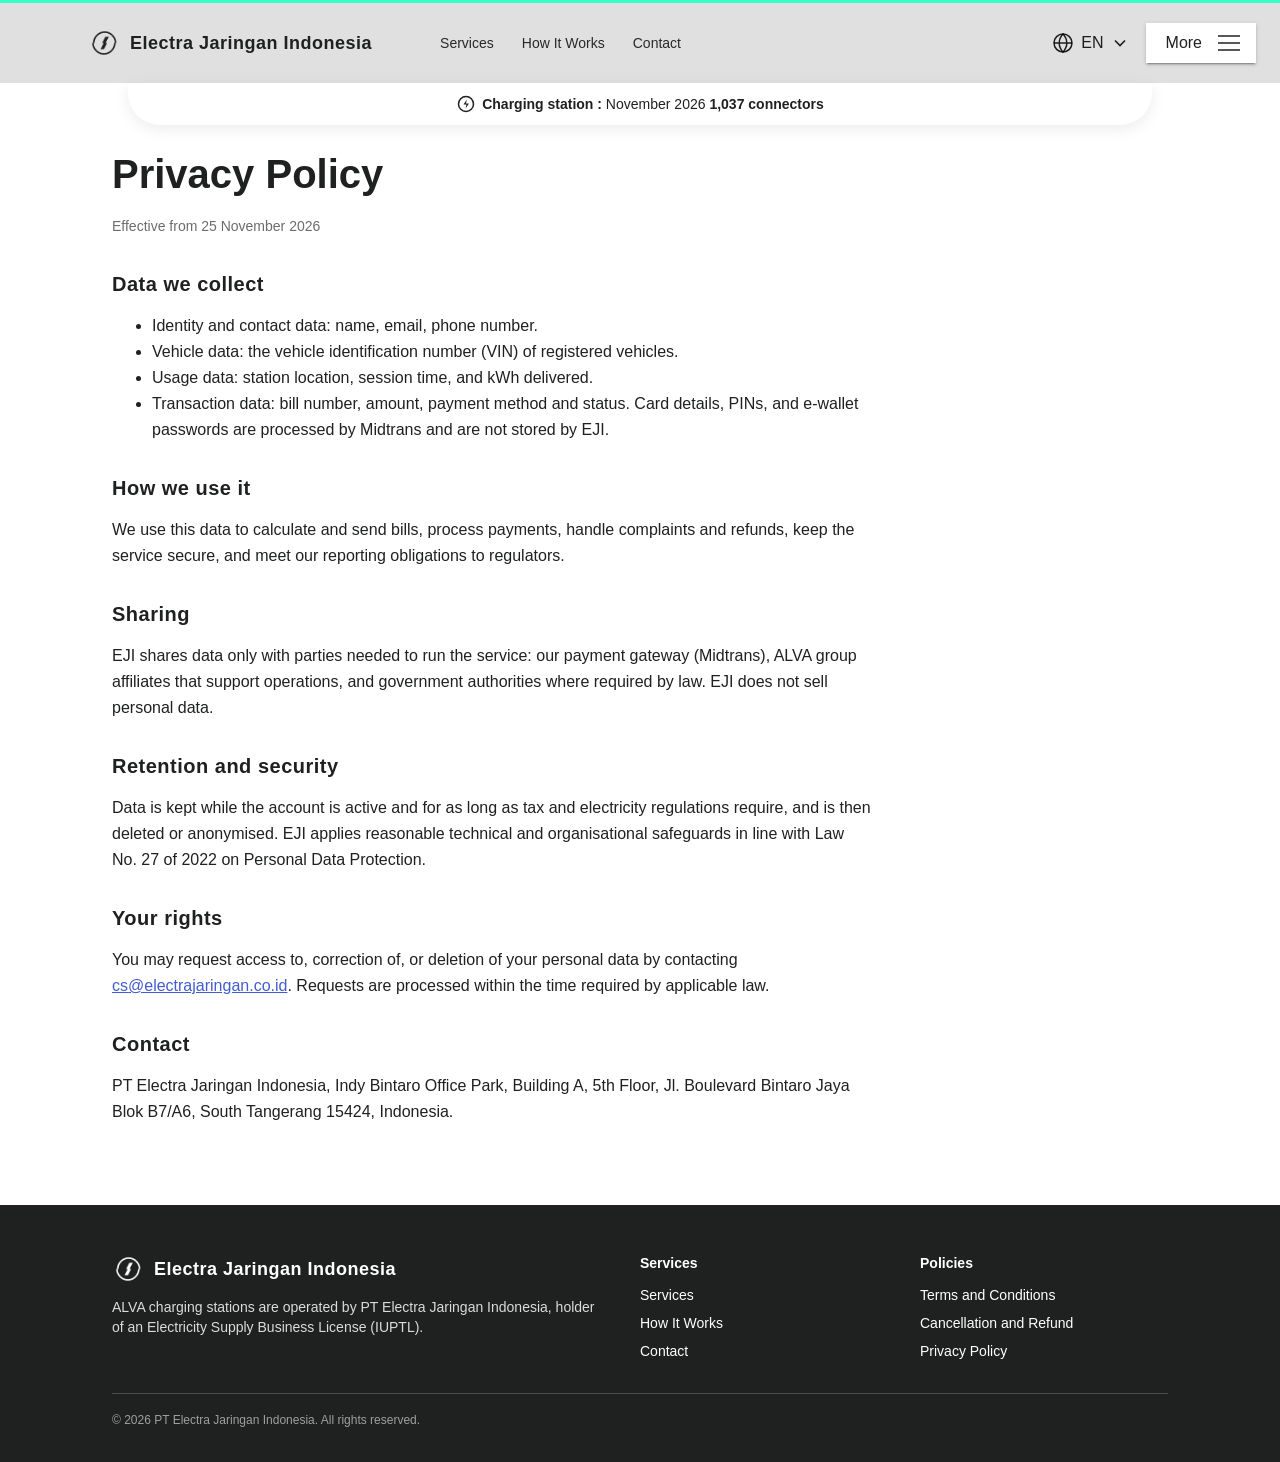
<file: privacy.html>
<!doctype html>
<html lang="en">
<head>
<meta charset="utf-8">
<meta name="viewport" content="width=device-width, initial-scale=1">
<title>Privacy Policy | PT Electra Jaringan Indonesia</title>
<meta name="description" content="PT Electra Jaringan Indonesia operates the ALVA charging network for electric motorcycles. Pay per kWh by QRIS or GoPay.">
<link rel="icon" href="assets/logo-alva-black.png">
<link rel="stylesheet" href="assets/style.css">
</head>
<body>

<header class="site-header">
  <div class="topline"></div>
  <div class="bar">
    <a class="brand" href="index.html"><img src="assets/logo-alva-black.png" alt=""><span>Electra Jaringan Indonesia</span></a>
    <nav class="nav" aria-label="Main">
      <a href="index.html#services">Services</a>
      <a href="index.html#how-it-works">How It Works</a>
      <a href="index.html#contact">Contact</a>
    </nav>
    <div class="header-right">
      <details class="lang">
        <summary aria-label="Language"><svg width="24" height="24" viewBox="0 0 24 24" fill="none" stroke="currentColor" stroke-width="1.5" aria-hidden="true"><circle cx="12" cy="12" r="9"/><path d="M3 12h18M12 3c2.5 2.7 3.8 5.7 3.8 9s-1.3 6.3-3.8 9c-2.5-2.7-3.8-5.7-3.8-9S9.5 5.7 12 3z"/></svg><span class="label">EN</span><svg class="chev" width="20" height="20" viewBox="0 0 24 24" fill="none" stroke="currentColor" stroke-width="2" aria-hidden="true"><path d="M6 9l6 6 6-6"/></svg></summary>
        <div class="menu">
          <a href="privacy.html" hreflang="en" aria-current="true">English</a>
          <a href="id/kebijakan-privasi.html" hreflang="id" aria-current="false">Bahasa Indonesia</a>
        </div>
      </details>
      <details class="more">
        <summary>More<svg width="22" height="16" viewBox="0 0 22 16" fill="none" stroke="currentColor" stroke-width="1.6" aria-hidden="true"><path d="M0 1h22M0 8h22M0 15h22"/></svg></summary>
        <div class="menu">
          <a class="nav-only" href="index.html#services">Services</a>
          <a class="nav-only" href="index.html#how-it-works">How It Works</a>
          <a class="nav-only" href="index.html#contact">Contact</a>
          <hr class="nav-only">
          <a href="terms.html">Terms and Conditions</a>
          <a href="terms.html#refund">Cancellation and Refund</a>
          <a href="privacy.html">Privacy Policy</a>
        </div>
      </details>
    </div>
  </div>
  <div class="stat-row"><div class="stat"><svg width="20" height="20" viewBox="0 0 24 24" fill="none" stroke="currentColor" stroke-width="1.8" aria-hidden="true"><circle cx="12" cy="12" r="9"/><path d="M13 6.5l-4 6h3.5l-1 5 4-6H12l1-5z" fill="currentColor" stroke="none"/></svg><span><b>Charging station :</b> November 2026 <b>1,037 connectors</b></span></div></div>
</header>

<main class="legal"><div class="wrap"><article class="doc">
  <h1>Privacy Policy</h1>
  <p class="meta">Effective from 25 November 2026</p>

  <h2>Data we collect</h2>
  <ul>
    <li>Identity and contact data: name, email, phone number.</li>
    <li>Vehicle data: the vehicle identification number (VIN) of registered vehicles.</li>
    <li>Usage data: station location, session time, and kWh delivered.</li>
    <li>Transaction data: bill number, amount, payment method and status. Card details, PINs, and e-wallet passwords are processed by Midtrans and are not stored by EJI.</li>
  </ul>

  <h2>How we use it</h2>
  <p>We use this data to calculate and send bills, process payments, handle complaints and refunds, keep the service secure, and meet our reporting obligations to regulators.</p>

  <h2>Sharing</h2>
  <p>EJI shares data only with parties needed to run the service: our payment gateway (Midtrans), ALVA group affiliates that support operations, and government authorities where required by law. EJI does not sell personal data.</p>

  <h2>Retention and security</h2>
  <p>Data is kept while the account is active and for as long as tax and electricity regulations require, and is then deleted or anonymised. EJI applies reasonable technical and organisational safeguards in line with Law No. 27 of 2022 on Personal Data Protection.</p>

  <h2>Your rights</h2>
  <p>You may request access to, correction of, or deletion of your personal data by contacting <a href="mailto:cs@electrajaringan.co.id">cs@electrajaringan.co.id</a>. Requests are processed within the time required by applicable law.</p>

  <h2>Contact</h2>
  <p>PT Electra Jaringan Indonesia, Indy Bintaro Office Park, Building A, 5th Floor, Jl. Boulevard Bintaro Jaya Blok B7/A6, South Tangerang 15424, Indonesia.</p>
</article></div></main>

<footer class="site-footer">
  <div class="wrap">
    <div class="footer-grid">
      <div>
        <a class="brand" href="index.html"><img src="assets/logo-alva-white.png" alt=""><span>Electra Jaringan Indonesia</span></a>
        <p style="margin-top:12px">ALVA charging stations are operated by PT Electra Jaringan Indonesia, holder of an Electricity Supply Business License (IUPTL).</p>
      </div>
      <div>
        <div class="footer-title">Services</div>
        <ul>
          <li><a href="index.html#services">Services</a></li>
          <li><a href="index.html#how-it-works">How It Works</a></li>
          <li><a href="index.html#contact">Contact</a></li>
        </ul>
      </div>
      <div>
        <div class="footer-title">Policies</div>
        <ul>
          <li><a href="terms.html">Terms and Conditions</a></li>
          <li><a href="terms.html#refund">Cancellation and Refund</a></li>
          <li><a href="privacy.html">Privacy Policy</a></li>
        </ul>
      </div>
    </div>
    <div class="copyright">&copy; 2026 PT Electra Jaringan Indonesia. All rights reserved.</div>
  </div>
</footer>

</body>
</html>
</file>
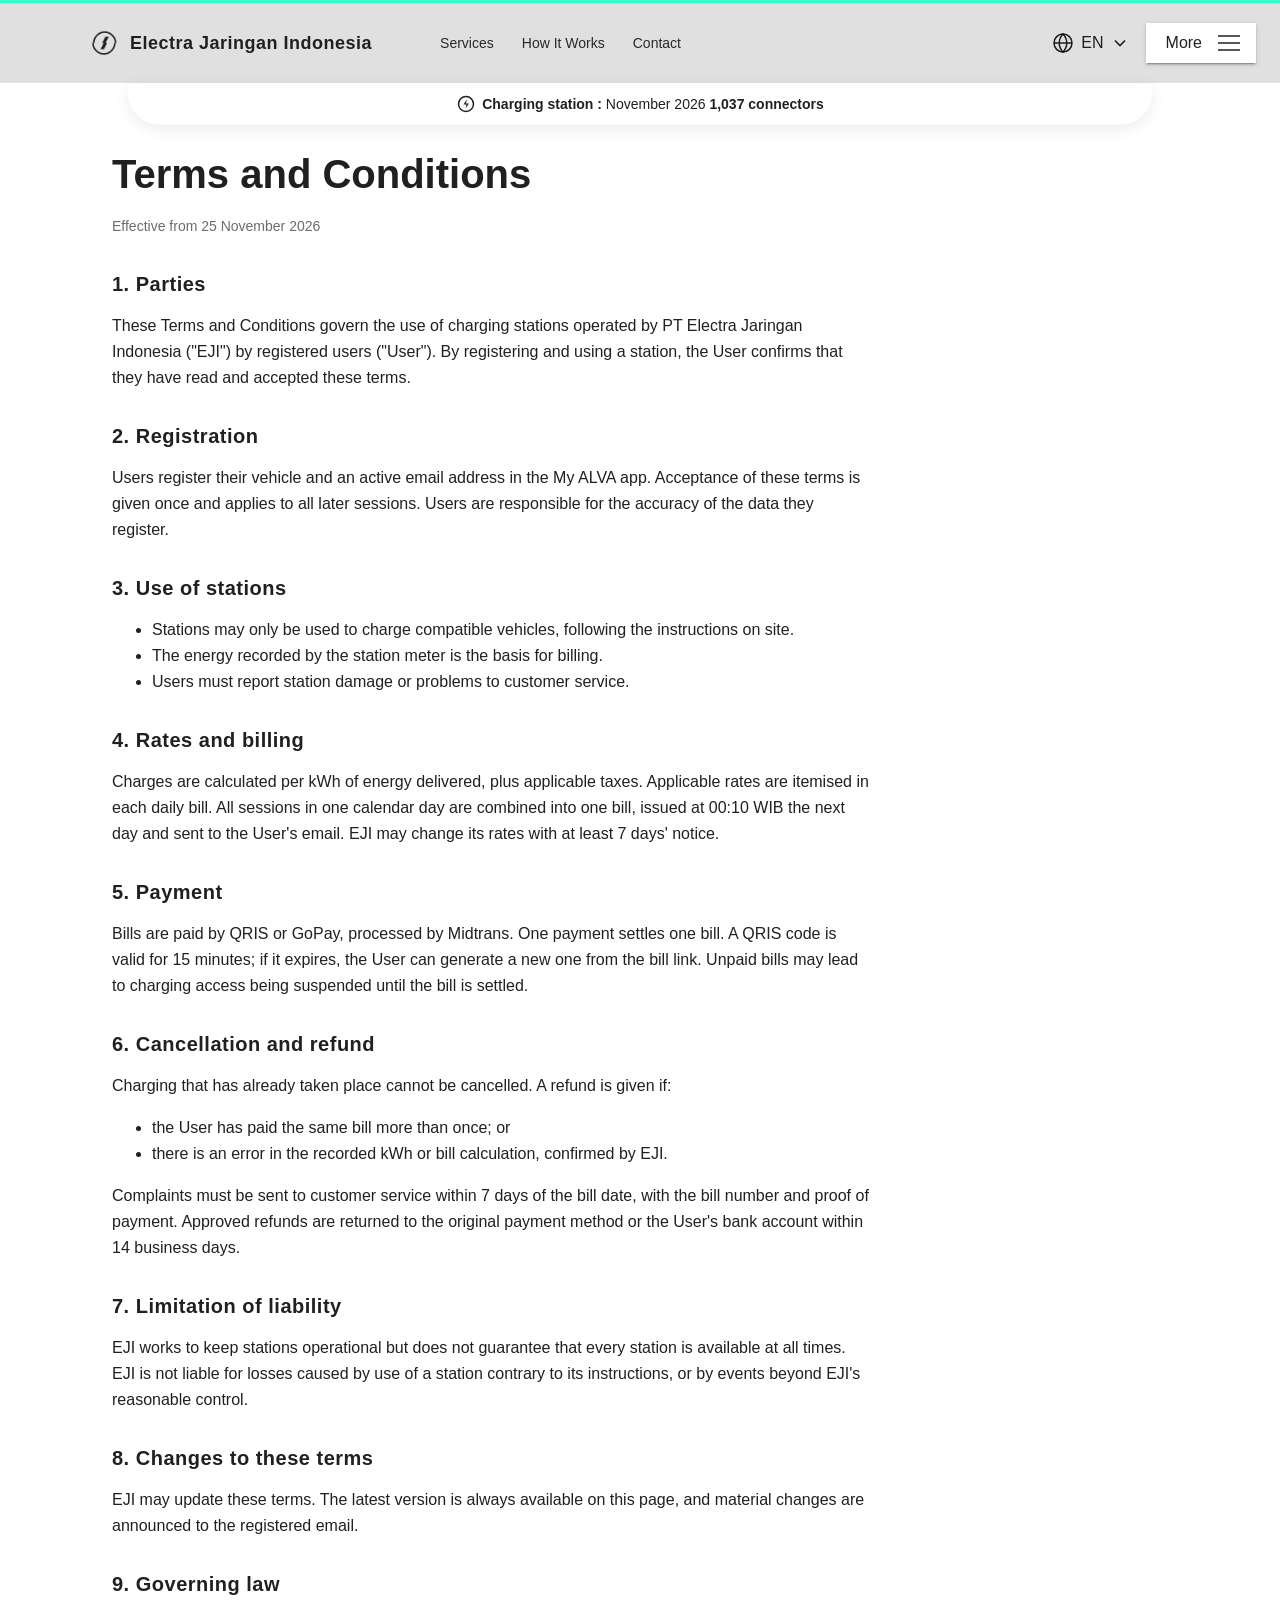
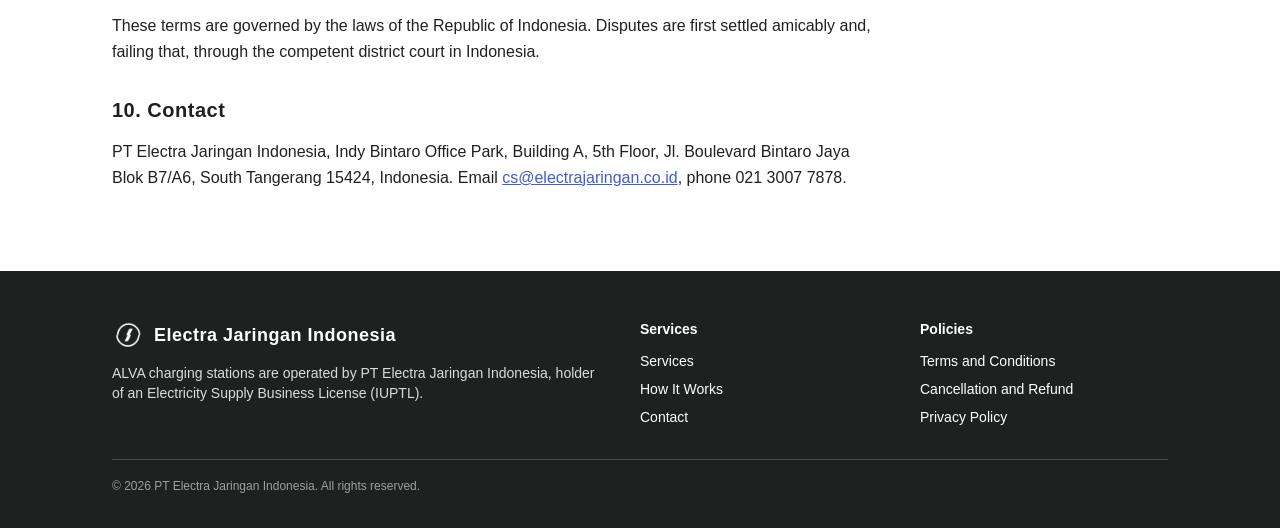
<file: terms.html>
<!doctype html>
<html lang="en">
<head>
<meta charset="utf-8">
<meta name="viewport" content="width=device-width, initial-scale=1">
<title>Terms and Conditions | PT Electra Jaringan Indonesia</title>
<meta name="description" content="PT Electra Jaringan Indonesia operates the ALVA charging network for electric motorcycles. Pay per kWh by QRIS or GoPay.">
<link rel="icon" href="assets/logo-alva-black.png">
<link rel="stylesheet" href="assets/style.css">
</head>
<body>

<header class="site-header">
  <div class="topline"></div>
  <div class="bar">
    <a class="brand" href="index.html"><img src="assets/logo-alva-black.png" alt=""><span>Electra Jaringan Indonesia</span></a>
    <nav class="nav" aria-label="Main">
      <a href="index.html#services">Services</a>
      <a href="index.html#how-it-works">How It Works</a>
      <a href="index.html#contact">Contact</a>
    </nav>
    <div class="header-right">
      <details class="lang">
        <summary aria-label="Language"><svg width="24" height="24" viewBox="0 0 24 24" fill="none" stroke="currentColor" stroke-width="1.5" aria-hidden="true"><circle cx="12" cy="12" r="9"/><path d="M3 12h18M12 3c2.5 2.7 3.8 5.7 3.8 9s-1.3 6.3-3.8 9c-2.5-2.7-3.8-5.7-3.8-9S9.5 5.7 12 3z"/></svg><span class="label">EN</span><svg class="chev" width="20" height="20" viewBox="0 0 24 24" fill="none" stroke="currentColor" stroke-width="2" aria-hidden="true"><path d="M6 9l6 6 6-6"/></svg></summary>
        <div class="menu">
          <a href="terms.html" hreflang="en" aria-current="true">English</a>
          <a href="id/syarat-ketentuan.html" hreflang="id" aria-current="false">Bahasa Indonesia</a>
        </div>
      </details>
      <details class="more">
        <summary>More<svg width="22" height="16" viewBox="0 0 22 16" fill="none" stroke="currentColor" stroke-width="1.6" aria-hidden="true"><path d="M0 1h22M0 8h22M0 15h22"/></svg></summary>
        <div class="menu">
          <a class="nav-only" href="index.html#services">Services</a>
          <a class="nav-only" href="index.html#how-it-works">How It Works</a>
          <a class="nav-only" href="index.html#contact">Contact</a>
          <hr class="nav-only">
          <a href="terms.html">Terms and Conditions</a>
          <a href="terms.html#refund">Cancellation and Refund</a>
          <a href="privacy.html">Privacy Policy</a>
        </div>
      </details>
    </div>
  </div>
  <div class="stat-row"><div class="stat"><svg width="20" height="20" viewBox="0 0 24 24" fill="none" stroke="currentColor" stroke-width="1.8" aria-hidden="true"><circle cx="12" cy="12" r="9"/><path d="M13 6.5l-4 6h3.5l-1 5 4-6H12l1-5z" fill="currentColor" stroke="none"/></svg><span><b>Charging station :</b> November 2026 <b>1,037 connectors</b></span></div></div>
</header>

<main class="legal"><div class="wrap"><article class="doc">
  <h1>Terms and Conditions</h1>
  <p class="meta">Effective from 25 November 2026</p>

  <h2>1. Parties</h2>
  <p>These Terms and Conditions govern the use of charging stations operated by PT Electra Jaringan Indonesia ("EJI") by registered users ("User"). By registering and using a station, the User confirms that they have read and accepted these terms.</p>

  <h2>2. Registration</h2>
  <p>Users register their vehicle and an active email address in the My ALVA app. Acceptance of these terms is given once and applies to all later sessions. Users are responsible for the accuracy of the data they register.</p>

  <h2>3. Use of stations</h2>
  <ul>
    <li>Stations may only be used to charge compatible vehicles, following the instructions on site.</li>
    <li>The energy recorded by the station meter is the basis for billing.</li>
    <li>Users must report station damage or problems to customer service.</li>
  </ul>

  <h2>4. Rates and billing</h2>
  <p>Charges are calculated per kWh of energy delivered, plus applicable taxes. Applicable rates are itemised in each daily bill. All sessions in one calendar day are combined into one bill, issued at 00:10 WIB the next day and sent to the User's email. EJI may change its rates with at least 7 days' notice.</p>

  <h2>5. Payment</h2>
  <p>Bills are paid by QRIS or GoPay, processed by Midtrans. One payment settles one bill. A QRIS code is valid for 15 minutes; if it expires, the User can generate a new one from the bill link. Unpaid bills may lead to charging access being suspended until the bill is settled.</p>

  <h2 id="refund">6. Cancellation and refund</h2>
  <p>Charging that has already taken place cannot be cancelled. A refund is given if:</p>
  <ul>
    <li>the User has paid the same bill more than once; or</li>
    <li>there is an error in the recorded kWh or bill calculation, confirmed by EJI.</li>
  </ul>
  <p>Complaints must be sent to customer service within 7 days of the bill date, with the bill number and proof of payment. Approved refunds are returned to the original payment method or the User's bank account within 14 business days.</p>

  <h2>7. Limitation of liability</h2>
  <p>EJI works to keep stations operational but does not guarantee that every station is available at all times. EJI is not liable for losses caused by use of a station contrary to its instructions, or by events beyond EJI's reasonable control.</p>

  <h2>8. Changes to these terms</h2>
  <p>EJI may update these terms. The latest version is always available on this page, and material changes are announced to the registered email.</p>

  <h2>9. Governing law</h2>
  <p>These terms are governed by the laws of the Republic of Indonesia. Disputes are first settled amicably and, failing that, through the competent district court in Indonesia.</p>

  <h2>10. Contact</h2>
  <p>PT Electra Jaringan Indonesia, Indy Bintaro Office Park, Building A, 5th Floor, Jl. Boulevard Bintaro Jaya Blok B7/A6, South Tangerang 15424, Indonesia. Email <a href="mailto:cs@electrajaringan.co.id">cs@electrajaringan.co.id</a>, phone 021 3007 7878.</p>
</article></div></main>

<footer class="site-footer">
  <div class="wrap">
    <div class="footer-grid">
      <div>
        <a class="brand" href="index.html"><img src="assets/logo-alva-white.png" alt=""><span>Electra Jaringan Indonesia</span></a>
        <p style="margin-top:12px">ALVA charging stations are operated by PT Electra Jaringan Indonesia, holder of an Electricity Supply Business License (IUPTL).</p>
      </div>
      <div>
        <div class="footer-title">Services</div>
        <ul>
          <li><a href="index.html#services">Services</a></li>
          <li><a href="index.html#how-it-works">How It Works</a></li>
          <li><a href="index.html#contact">Contact</a></li>
        </ul>
      </div>
      <div>
        <div class="footer-title">Policies</div>
        <ul>
          <li><a href="terms.html">Terms and Conditions</a></li>
          <li><a href="terms.html#refund">Cancellation and Refund</a></li>
          <li><a href="privacy.html">Privacy Policy</a></li>
        </ul>
      </div>
    </div>
    <div class="copyright">&copy; 2026 PT Electra Jaringan Indonesia. All rights reserved.</div>
  </div>
</footer>

</body>
</html>
</file>
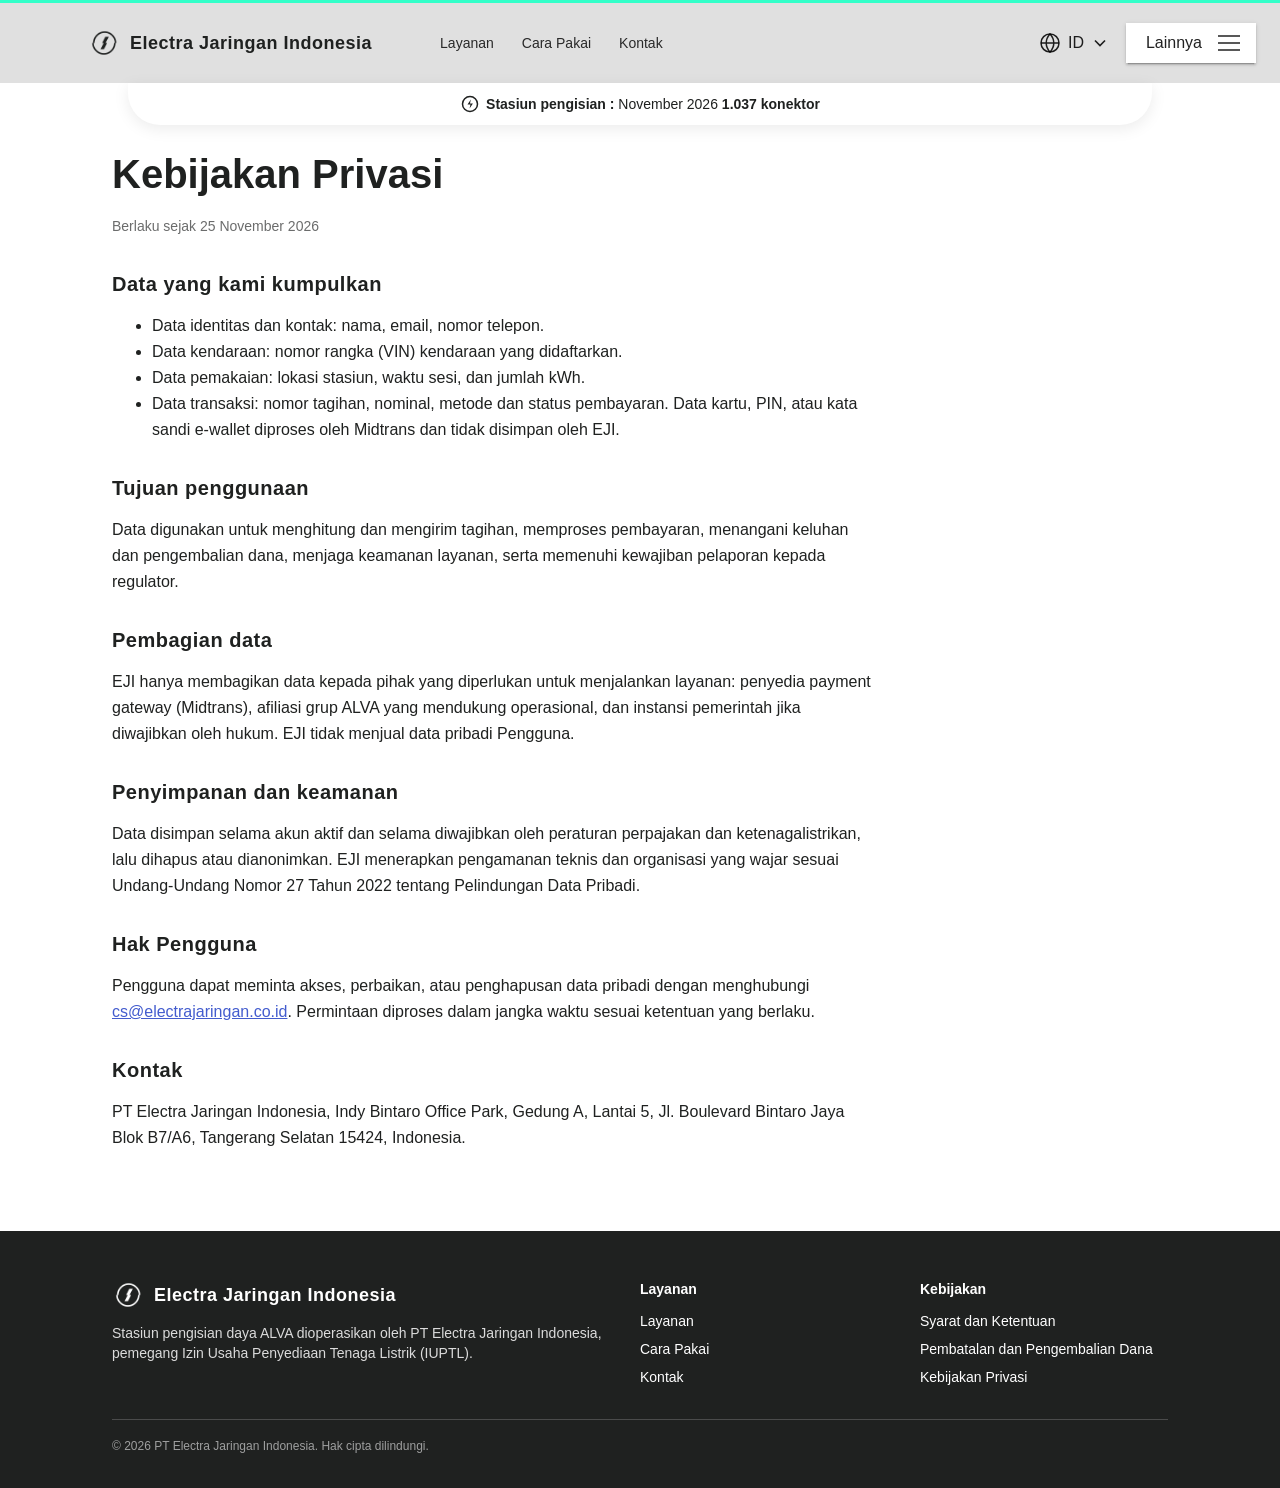
<file: id/kebijakan-privasi.html>
<!doctype html>
<html lang="id">
<head>
<meta charset="utf-8">
<meta name="viewport" content="width=device-width, initial-scale=1">
<title>Kebijakan Privasi | PT Electra Jaringan Indonesia</title>
<meta name="description" content="PT Electra Jaringan Indonesia mengoperasikan jaringan pengisian daya ALVA untuk motor listrik. Bayar per kWh lewat QRIS atau GoPay.">
<link rel="icon" href="../assets/logo-alva-black.png">
<link rel="stylesheet" href="../assets/style.css">
</head>
<body>

<header class="site-header">
  <div class="topline"></div>
  <div class="bar">
    <a class="brand" href="index.html"><img src="../assets/logo-alva-black.png" alt=""><span>Electra Jaringan Indonesia</span></a>
    <nav class="nav" aria-label="Main">
      <a href="index.html#layanan">Layanan</a>
      <a href="index.html#cara-pakai">Cara Pakai</a>
      <a href="index.html#kontak">Kontak</a>
    </nav>
    <div class="header-right">
      <details class="lang">
        <summary aria-label="Language"><svg width="24" height="24" viewBox="0 0 24 24" fill="none" stroke="currentColor" stroke-width="1.5" aria-hidden="true"><circle cx="12" cy="12" r="9"/><path d="M3 12h18M12 3c2.5 2.7 3.8 5.7 3.8 9s-1.3 6.3-3.8 9c-2.5-2.7-3.8-5.7-3.8-9S9.5 5.7 12 3z"/></svg><span class="label">ID</span><svg class="chev" width="20" height="20" viewBox="0 0 24 24" fill="none" stroke="currentColor" stroke-width="2" aria-hidden="true"><path d="M6 9l6 6 6-6"/></svg></summary>
        <div class="menu">
          <a href="../privacy.html" hreflang="en" aria-current="false">English</a>
          <a href="kebijakan-privasi.html" hreflang="id" aria-current="true">Bahasa Indonesia</a>
        </div>
      </details>
      <details class="more">
        <summary>Lainnya<svg width="22" height="16" viewBox="0 0 22 16" fill="none" stroke="currentColor" stroke-width="1.6" aria-hidden="true"><path d="M0 1h22M0 8h22M0 15h22"/></svg></summary>
        <div class="menu">
          <a class="nav-only" href="index.html#layanan">Layanan</a>
          <a class="nav-only" href="index.html#cara-pakai">Cara Pakai</a>
          <a class="nav-only" href="index.html#kontak">Kontak</a>
          <hr class="nav-only">
          <a href="syarat-ketentuan.html">Syarat dan Ketentuan</a>
          <a href="syarat-ketentuan.html#refund">Pembatalan dan Pengembalian Dana</a>
          <a href="kebijakan-privasi.html">Kebijakan Privasi</a>
        </div>
      </details>
    </div>
  </div>
  <div class="stat-row"><div class="stat"><svg width="20" height="20" viewBox="0 0 24 24" fill="none" stroke="currentColor" stroke-width="1.8" aria-hidden="true"><circle cx="12" cy="12" r="9"/><path d="M13 6.5l-4 6h3.5l-1 5 4-6H12l1-5z" fill="currentColor" stroke="none"/></svg><span><b>Stasiun pengisian :</b> November 2026 <b>1.037 konektor</b></span></div></div>
</header>

<main class="legal"><div class="wrap"><article class="doc">
  <h1>Kebijakan Privasi</h1>
  <p class="meta">Berlaku sejak 25 November 2026</p>

  <h2>Data yang kami kumpulkan</h2>
  <ul>
    <li>Data identitas dan kontak: nama, email, nomor telepon.</li>
    <li>Data kendaraan: nomor rangka (VIN) kendaraan yang didaftarkan.</li>
    <li>Data pemakaian: lokasi stasiun, waktu sesi, dan jumlah kWh.</li>
    <li>Data transaksi: nomor tagihan, nominal, metode dan status pembayaran. Data kartu, PIN, atau kata sandi e-wallet diproses oleh Midtrans dan tidak disimpan oleh EJI.</li>
  </ul>

  <h2>Tujuan penggunaan</h2>
  <p>Data digunakan untuk menghitung dan mengirim tagihan, memproses pembayaran, menangani keluhan dan pengembalian dana, menjaga keamanan layanan, serta memenuhi kewajiban pelaporan kepada regulator.</p>

  <h2>Pembagian data</h2>
  <p>EJI hanya membagikan data kepada pihak yang diperlukan untuk menjalankan layanan: penyedia payment gateway (Midtrans), afiliasi grup ALVA yang mendukung operasional, dan instansi pemerintah jika diwajibkan oleh hukum. EJI tidak menjual data pribadi Pengguna.</p>

  <h2>Penyimpanan dan keamanan</h2>
  <p>Data disimpan selama akun aktif dan selama diwajibkan oleh peraturan perpajakan dan ketenagalistrikan, lalu dihapus atau dianonimkan. EJI menerapkan pengamanan teknis dan organisasi yang wajar sesuai Undang-Undang Nomor 27 Tahun 2022 tentang Pelindungan Data Pribadi.</p>

  <h2>Hak Pengguna</h2>
  <p>Pengguna dapat meminta akses, perbaikan, atau penghapusan data pribadi dengan menghubungi <a href="mailto:cs@electrajaringan.co.id">cs@electrajaringan.co.id</a>. Permintaan diproses dalam jangka waktu sesuai ketentuan yang berlaku.</p>

  <h2>Kontak</h2>
  <p>PT Electra Jaringan Indonesia, Indy Bintaro Office Park, Gedung A, Lantai 5, Jl. Boulevard Bintaro Jaya Blok B7/A6, Tangerang Selatan 15424, Indonesia.</p>
</article></div></main>

<footer class="site-footer">
  <div class="wrap">
    <div class="footer-grid">
      <div>
        <a class="brand" href="index.html"><img src="../assets/logo-alva-white.png" alt=""><span>Electra Jaringan Indonesia</span></a>
        <p style="margin-top:12px">Stasiun pengisian daya ALVA dioperasikan oleh PT Electra Jaringan Indonesia, pemegang Izin Usaha Penyediaan Tenaga Listrik (IUPTL).</p>
      </div>
      <div>
        <div class="footer-title">Layanan</div>
        <ul>
          <li><a href="index.html#layanan">Layanan</a></li>
          <li><a href="index.html#cara-pakai">Cara Pakai</a></li>
          <li><a href="index.html#kontak">Kontak</a></li>
        </ul>
      </div>
      <div>
        <div class="footer-title">Kebijakan</div>
        <ul>
          <li><a href="syarat-ketentuan.html">Syarat dan Ketentuan</a></li>
          <li><a href="syarat-ketentuan.html#refund">Pembatalan dan Pengembalian Dana</a></li>
          <li><a href="kebijakan-privasi.html">Kebijakan Privasi</a></li>
        </ul>
      </div>
    </div>
    <div class="copyright">&copy; 2026 PT Electra Jaringan Indonesia. Hak cipta dilindungi.</div>
  </div>
</footer>

</body>
</html>
</file>
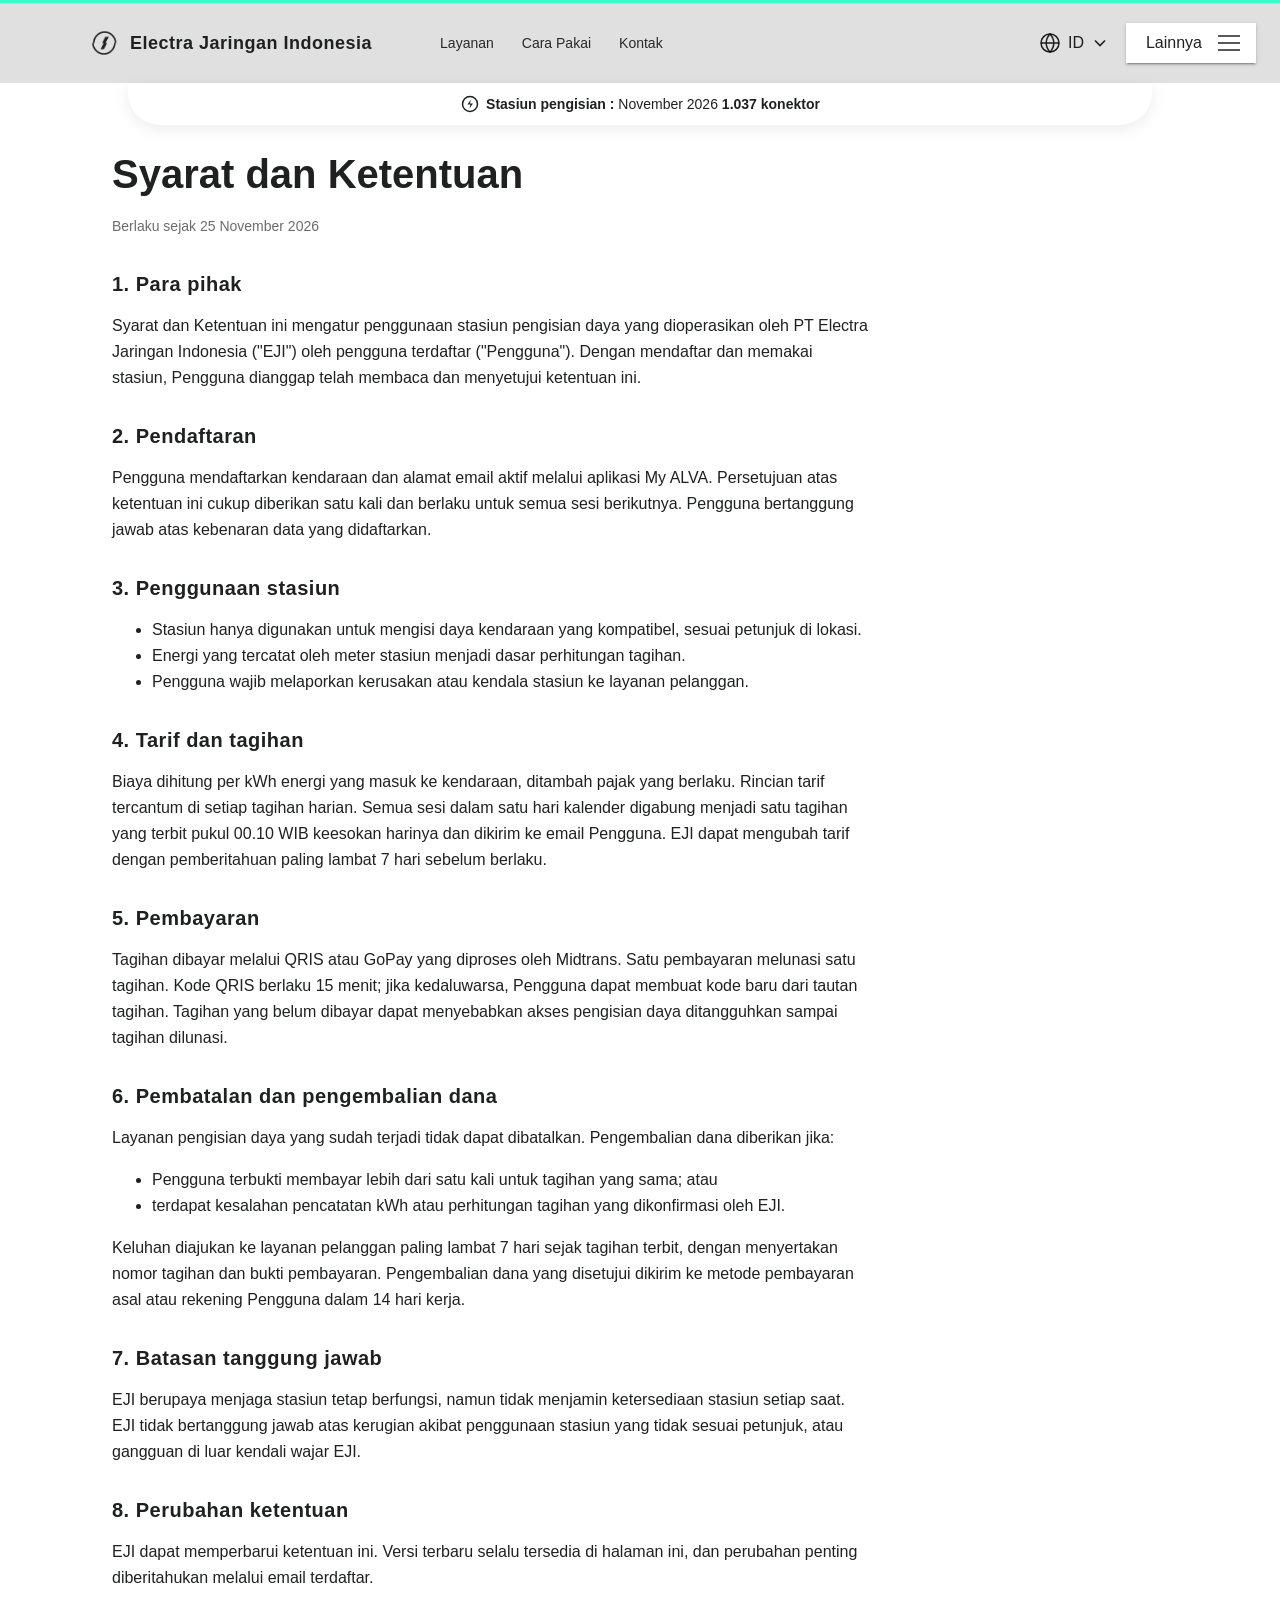
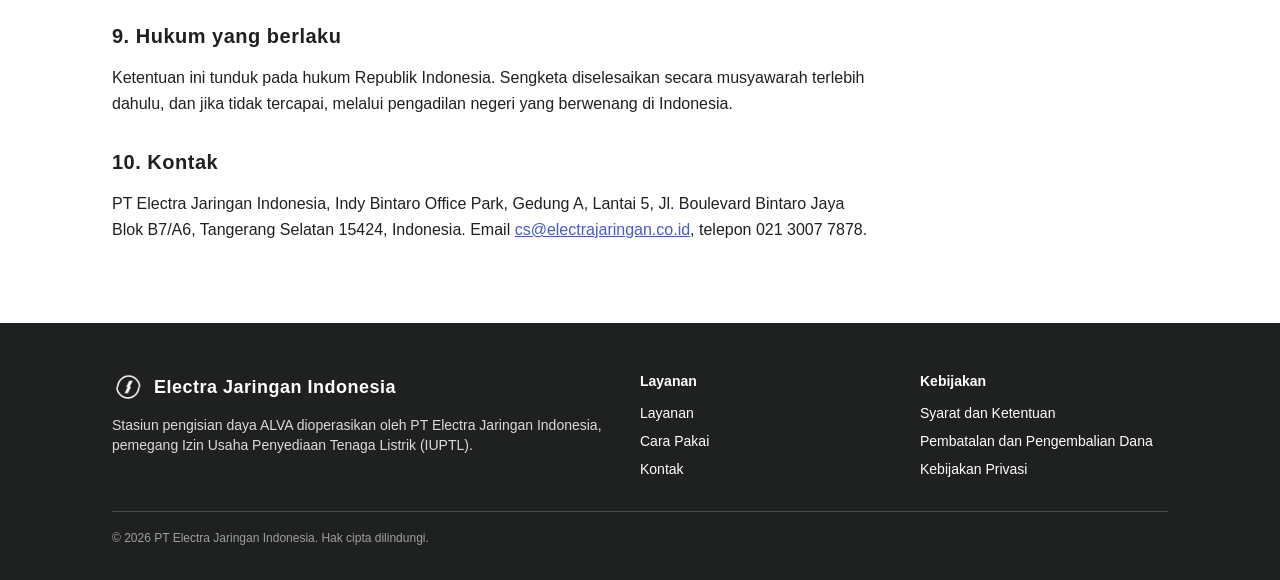
<file: id/syarat-ketentuan.html>
<!doctype html>
<html lang="id">
<head>
<meta charset="utf-8">
<meta name="viewport" content="width=device-width, initial-scale=1">
<title>Syarat dan Ketentuan | PT Electra Jaringan Indonesia</title>
<meta name="description" content="PT Electra Jaringan Indonesia mengoperasikan jaringan pengisian daya ALVA untuk motor listrik. Bayar per kWh lewat QRIS atau GoPay.">
<link rel="icon" href="../assets/logo-alva-black.png">
<link rel="stylesheet" href="../assets/style.css">
</head>
<body>

<header class="site-header">
  <div class="topline"></div>
  <div class="bar">
    <a class="brand" href="index.html"><img src="../assets/logo-alva-black.png" alt=""><span>Electra Jaringan Indonesia</span></a>
    <nav class="nav" aria-label="Main">
      <a href="index.html#layanan">Layanan</a>
      <a href="index.html#cara-pakai">Cara Pakai</a>
      <a href="index.html#kontak">Kontak</a>
    </nav>
    <div class="header-right">
      <details class="lang">
        <summary aria-label="Language"><svg width="24" height="24" viewBox="0 0 24 24" fill="none" stroke="currentColor" stroke-width="1.5" aria-hidden="true"><circle cx="12" cy="12" r="9"/><path d="M3 12h18M12 3c2.5 2.7 3.8 5.7 3.8 9s-1.3 6.3-3.8 9c-2.5-2.7-3.8-5.7-3.8-9S9.5 5.7 12 3z"/></svg><span class="label">ID</span><svg class="chev" width="20" height="20" viewBox="0 0 24 24" fill="none" stroke="currentColor" stroke-width="2" aria-hidden="true"><path d="M6 9l6 6 6-6"/></svg></summary>
        <div class="menu">
          <a href="../terms.html" hreflang="en" aria-current="false">English</a>
          <a href="syarat-ketentuan.html" hreflang="id" aria-current="true">Bahasa Indonesia</a>
        </div>
      </details>
      <details class="more">
        <summary>Lainnya<svg width="22" height="16" viewBox="0 0 22 16" fill="none" stroke="currentColor" stroke-width="1.6" aria-hidden="true"><path d="M0 1h22M0 8h22M0 15h22"/></svg></summary>
        <div class="menu">
          <a class="nav-only" href="index.html#layanan">Layanan</a>
          <a class="nav-only" href="index.html#cara-pakai">Cara Pakai</a>
          <a class="nav-only" href="index.html#kontak">Kontak</a>
          <hr class="nav-only">
          <a href="syarat-ketentuan.html">Syarat dan Ketentuan</a>
          <a href="syarat-ketentuan.html#refund">Pembatalan dan Pengembalian Dana</a>
          <a href="kebijakan-privasi.html">Kebijakan Privasi</a>
        </div>
      </details>
    </div>
  </div>
  <div class="stat-row"><div class="stat"><svg width="20" height="20" viewBox="0 0 24 24" fill="none" stroke="currentColor" stroke-width="1.8" aria-hidden="true"><circle cx="12" cy="12" r="9"/><path d="M13 6.5l-4 6h3.5l-1 5 4-6H12l1-5z" fill="currentColor" stroke="none"/></svg><span><b>Stasiun pengisian :</b> November 2026 <b>1.037 konektor</b></span></div></div>
</header>

<main class="legal"><div class="wrap"><article class="doc">
  <h1>Syarat dan Ketentuan</h1>
  <p class="meta">Berlaku sejak 25 November 2026</p>

  <h2>1. Para pihak</h2>
  <p>Syarat dan Ketentuan ini mengatur penggunaan stasiun pengisian daya yang dioperasikan oleh PT Electra Jaringan Indonesia ("EJI") oleh pengguna terdaftar ("Pengguna"). Dengan mendaftar dan memakai stasiun, Pengguna dianggap telah membaca dan menyetujui ketentuan ini.</p>

  <h2>2. Pendaftaran</h2>
  <p>Pengguna mendaftarkan kendaraan dan alamat email aktif melalui aplikasi My ALVA. Persetujuan atas ketentuan ini cukup diberikan satu kali dan berlaku untuk semua sesi berikutnya. Pengguna bertanggung jawab atas kebenaran data yang didaftarkan.</p>

  <h2>3. Penggunaan stasiun</h2>
  <ul>
    <li>Stasiun hanya digunakan untuk mengisi daya kendaraan yang kompatibel, sesuai petunjuk di lokasi.</li>
    <li>Energi yang tercatat oleh meter stasiun menjadi dasar perhitungan tagihan.</li>
    <li>Pengguna wajib melaporkan kerusakan atau kendala stasiun ke layanan pelanggan.</li>
  </ul>

  <h2>4. Tarif dan tagihan</h2>
  <p>Biaya dihitung per kWh energi yang masuk ke kendaraan, ditambah pajak yang berlaku. Rincian tarif tercantum di setiap tagihan harian. Semua sesi dalam satu hari kalender digabung menjadi satu tagihan yang terbit pukul 00.10 WIB keesokan harinya dan dikirim ke email Pengguna. EJI dapat mengubah tarif dengan pemberitahuan paling lambat 7 hari sebelum berlaku.</p>

  <h2>5. Pembayaran</h2>
  <p>Tagihan dibayar melalui QRIS atau GoPay yang diproses oleh Midtrans. Satu pembayaran melunasi satu tagihan. Kode QRIS berlaku 15 menit; jika kedaluwarsa, Pengguna dapat membuat kode baru dari tautan tagihan. Tagihan yang belum dibayar dapat menyebabkan akses pengisian daya ditangguhkan sampai tagihan dilunasi.</p>

  <h2 id="refund">6. Pembatalan dan pengembalian dana</h2>
  <p>Layanan pengisian daya yang sudah terjadi tidak dapat dibatalkan. Pengembalian dana diberikan jika:</p>
  <ul>
    <li>Pengguna terbukti membayar lebih dari satu kali untuk tagihan yang sama; atau</li>
    <li>terdapat kesalahan pencatatan kWh atau perhitungan tagihan yang dikonfirmasi oleh EJI.</li>
  </ul>
  <p>Keluhan diajukan ke layanan pelanggan paling lambat 7 hari sejak tagihan terbit, dengan menyertakan nomor tagihan dan bukti pembayaran. Pengembalian dana yang disetujui dikirim ke metode pembayaran asal atau rekening Pengguna dalam 14 hari kerja.</p>

  <h2>7. Batasan tanggung jawab</h2>
  <p>EJI berupaya menjaga stasiun tetap berfungsi, namun tidak menjamin ketersediaan stasiun setiap saat. EJI tidak bertanggung jawab atas kerugian akibat penggunaan stasiun yang tidak sesuai petunjuk, atau gangguan di luar kendali wajar EJI.</p>

  <h2>8. Perubahan ketentuan</h2>
  <p>EJI dapat memperbarui ketentuan ini. Versi terbaru selalu tersedia di halaman ini, dan perubahan penting diberitahukan melalui email terdaftar.</p>

  <h2>9. Hukum yang berlaku</h2>
  <p>Ketentuan ini tunduk pada hukum Republik Indonesia. Sengketa diselesaikan secara musyawarah terlebih dahulu, dan jika tidak tercapai, melalui pengadilan negeri yang berwenang di Indonesia.</p>

  <h2>10. Kontak</h2>
  <p>PT Electra Jaringan Indonesia, Indy Bintaro Office Park, Gedung A, Lantai 5, Jl. Boulevard Bintaro Jaya Blok B7/A6, Tangerang Selatan 15424, Indonesia. Email <a href="mailto:cs@electrajaringan.co.id">cs@electrajaringan.co.id</a>, telepon 021 3007 7878.</p>
</article></div></main>

<footer class="site-footer">
  <div class="wrap">
    <div class="footer-grid">
      <div>
        <a class="brand" href="index.html"><img src="../assets/logo-alva-white.png" alt=""><span>Electra Jaringan Indonesia</span></a>
        <p style="margin-top:12px">Stasiun pengisian daya ALVA dioperasikan oleh PT Electra Jaringan Indonesia, pemegang Izin Usaha Penyediaan Tenaga Listrik (IUPTL).</p>
      </div>
      <div>
        <div class="footer-title">Layanan</div>
        <ul>
          <li><a href="index.html#layanan">Layanan</a></li>
          <li><a href="index.html#cara-pakai">Cara Pakai</a></li>
          <li><a href="index.html#kontak">Kontak</a></li>
        </ul>
      </div>
      <div>
        <div class="footer-title">Kebijakan</div>
        <ul>
          <li><a href="syarat-ketentuan.html">Syarat dan Ketentuan</a></li>
          <li><a href="syarat-ketentuan.html#refund">Pembatalan dan Pengembalian Dana</a></li>
          <li><a href="kebijakan-privasi.html">Kebijakan Privasi</a></li>
        </ul>
      </div>
    </div>
    <div class="copyright">&copy; 2026 PT Electra Jaringan Indonesia. Hak cipta dilindungi.</div>
  </div>
</footer>

</body>
</html>
</file>
<file: assets/style.css>
/* Token dari ALVA Design System v2 (dgtl-alv/alva-design-system, DESIGN.md) */

:root {
  --text-primary: #1F2120;
  --text-secondary: #6B6C6C;
  --text-inverse: #FFFFFF;
  --text-brand-secondary: #09765A;
  --text-info: #435CCE;
  --bg-primary: #FFFFFF;
  --bg-secondary: #F3F3F3;
  --bg-tertiary: #EDEDED;
  --bg-brand: #33FFC9;
  --bg-brand-tertiary: #ADFFE9;
  --bg-dark: #1F2120;
  --bg-success-subtle: #EBFFFA;
  --bg-warning: #FFEFB6;
  --ink-warning: #79641D;
  --border-primary: #898A8D;
  --border-subtle: #DBDBDB;
  --border-focus: #06C08F;
  --btn-primary: #016248;
  --radius-sm: 4px;
  --radius-md: 8px;
  --radius-lg: 12px;
  --radius-xl: 16px;
  --radius-full: 999px;
  --shadow-100: 0 1px 3px rgb(31 33 32 / 8%), 0 1px 2px rgb(31 33 32 / 6%);
  --font-ui: Arial, Helvetica, sans-serif;
  --font-read: Arial, Helvetica, sans-serif;
  --wrap: 1120px;
}

* { box-sizing: border-box; }
html { scroll-behavior: smooth; color-scheme: light; }
body { margin: 0; background: var(--bg-primary); color: var(--text-primary); font-family: var(--font-ui); font-size: 16px; line-height: 22px; font-weight: 400; }
img { max-width: 100%; display: block; }
a { color: var(--text-info); }
a:focus-visible, button:focus-visible { outline: 3px solid var(--border-focus); outline-offset: 2px; box-shadow: 0 0 0 5px var(--text-primary); }
.wrap { max-width: var(--wrap); margin: 0 auto; padding: 0 16px; }
@media (min-width: 768px) { .wrap { padding: 0 32px; } }

/* Draft marker: isian yang wajib dikonfirmasi sebelum tayang */
.todo { background: var(--bg-warning); color: var(--ink-warning); border-radius: var(--radius-sm); padding: 0 4px; font-weight: 500; }

/* Header: mengikuti header alvaauto.com (bar #E0E0E0 80px, menu 14px light, tombol More putih, kartu statistik) */
.site-header { position: sticky; top: 0; z-index: 20; }
.topline { height: 3px; background: var(--bg-brand); }
.bar { background: #E0E0E0; height: 80px; display: flex; align-items: center; gap: 24px; padding: 0 24px 0 88px; }
.brand { display: flex; align-items: center; gap: 10px; color: var(--text-primary); text-decoration: none; font-weight: 700; font-size: 18px; letter-spacing: 0.5px; white-space: nowrap; }
.brand img { width: 32px; height: 32px; }
.nav { display: none; flex: 1; justify-content: flex-start; gap: 4px; padding-left: 32px; }
.nav a { color: #292929; text-decoration: none; font-size: 14px; font-weight: 300; padding: 0 12px; line-height: 27px; }
.nav a:hover { color: var(--text-brand-secondary); }
.header-right { display: flex; align-items: center; gap: 8px; margin-left: auto; }
details { position: relative; }
summary { list-style: none; cursor: pointer; display: flex; align-items: center; gap: 6px; }
summary::-webkit-details-marker { display: none; }
.lang summary { height: 40px; padding: 4px 8px; font-size: 16px; font-weight: 300; color: rgb(0 0 0 / 87%); }
.lang summary svg, .more summary svg { flex: none; }
.lang[open] .chev { transform: rotate(180deg); }
.more summary { height: 40px; padding: 0 16px 0 20px; background: #FFFFFF; font-size: 16px; font-weight: 300; color: rgb(0 0 0 / 87%); gap: 16px; box-shadow: 0 3px 1px -2px rgb(0 0 0 / 20%), 0 2px 2px 0 rgb(0 0 0 / 14%), 0 1px 5px 0 rgb(0 0 0 / 12%); }
.menu { position: absolute; right: 0; top: calc(100% + 8px); min-width: 220px; background: #FFFFFF; box-shadow: 0 4px 16px rgb(0 0 0 / 12%); padding: 8px 0; display: grid; z-index: 30; }
.menu a { color: var(--text-primary); text-decoration: none; font-size: 14px; font-weight: 300; padding: 10px 20px; }
.menu a:hover, .menu a[aria-current="true"] { background: var(--bg-secondary); font-weight: 500; }
.menu hr { border: 0; border-top: 1px solid var(--bg-tertiary); margin: 6px 0; }
.menu .nav-only { display: block; }
.stat-row { height: 42px; display: flex; justify-content: center; pointer-events: none; }
.stat { pointer-events: auto; width: min(80%, 1048px); background: #FFFFFF; border-radius: 0 0 32px 32px; box-shadow: 0 4px 16px rgb(0 0 0 / 8%); display: flex; align-items: center; justify-content: center; gap: 6px; font-size: 14px; font-weight: 300; color: var(--text-primary); padding: 0 16px; text-align: center; }
.stat b { font-weight: 700; }
.stat svg { flex: none; }
@media (min-width: 1100px) { .nav { display: flex; } .menu .nav-only { display: none; } }
@media (max-width: 767.98px) {
  .bar { height: 64px; padding: 0 16px; gap: 12px; }
  .brand { font-size: 14px; letter-spacing: 0; white-space: normal; line-height: 16px; max-width: 150px; }
  .brand img { width: 28px; height: 28px; }
  .lang summary span.label { display: none; }
  .more summary { padding: 0 12px; gap: 10px; font-size: 14px; }
  .stat { width: calc(100% - 32px); font-size: 12px; line-height: 14px; }
}

/* Buttons (pill, per Button page) */
.btn { display: inline-flex; align-items: center; justify-content: center; min-height: 44px; padding: 0 24px; border-radius: var(--radius-full); font-family: var(--font-ui); font-size: 14px; font-weight: 700; line-height: 16px; text-decoration: none; border: 1px solid transparent; }
.btn-app { background: var(--bg-brand); color: var(--text-primary); }
.btn-app:hover { background: #85FFDE; }
.btn-primary { background: var(--btn-primary); color: var(--text-inverse); }
.btn-ghost { background: transparent; color: var(--text-inverse); border-color: var(--text-inverse); }

/* Hero */
.hero { background: var(--bg-dark); color: var(--text-inverse); padding: 106px 0 80px; margin-top: -42px; }
.eyebrow { display: inline-block; font-size: 12px; font-weight: 500; letter-spacing: 1px; text-transform: uppercase; color: var(--bg-brand); margin-bottom: 16px; }
.hero h1 { font-size: clamp(32px, 6vw, 48px); line-height: 1.25; font-weight: 700; letter-spacing: 0.5px; margin: 0 0 16px; max-width: 760px; }
.hero p { font-size: 16px; line-height: 24px; font-weight: 300; color: #DBDBDB; max-width: 620px; margin: 0 0 32px; }
.hero .actions { display: flex; flex-wrap: wrap; gap: 12px; }

/* Sections */
section { padding: 64px 0; }
section.alt { background: var(--bg-secondary); }
.section-head { max-width: 680px; margin-bottom: 32px; }
h2 { font-size: clamp(24px, 4vw, 32px); line-height: 1.3; font-weight: 700; letter-spacing: 0.5px; margin: 0 0 12px; }
h3 { font-size: 18px; line-height: 24px; font-weight: 700; margin: 0 0 8px; }
.lead { color: var(--text-secondary); font-weight: 300; margin: 0; }

.grid { display: grid; gap: 16px; }
@media (min-width: 768px) { .grid-2 { grid-template-columns: repeat(2, 1fr); } .grid-3 { grid-template-columns: repeat(3, 1fr); } .grid-4 { grid-template-columns: repeat(4, 1fr); } }

.card { background: var(--bg-primary); border: 1px solid var(--border-subtle); border-radius: var(--radius-lg); padding: 24px; box-shadow: var(--shadow-100); }
.card p { color: var(--text-secondary); margin: 0; font-size: 14px; line-height: 20px; }
.icon { width: 44px; height: 44px; border-radius: var(--radius-md); background: var(--bg-brand-tertiary); display: grid; place-items: center; margin-bottom: 16px; }
.icon img { width: 24px; height: 24px; }
.step-no { display: inline-grid; place-items: center; width: 28px; height: 28px; border-radius: var(--radius-full); background: var(--bg-dark); color: var(--bg-brand); font-size: 14px; font-weight: 700; margin-bottom: 12px; }

/* Price table (DataTable spec) */
.table-wrap { overflow-x: auto; border: 1px solid var(--border-subtle); border-radius: var(--radius-lg); background: var(--bg-primary); }
table { width: 100%; border-collapse: collapse; font-size: 14px; line-height: 20px; }
@media (max-width: 600px) { th, td { padding: 12px 10px; } td.price { white-space: normal; } }
th { background: var(--bg-secondary); text-align: left; font-weight: 700; padding: 12px 16px; }
td { padding: 14px 16px; border-top: 1px solid var(--border-subtle); vertical-align: top; }
td.price { font-weight: 700; white-space: nowrap; }
.note { font-size: 12px; line-height: 18px; color: var(--text-secondary); margin-top: 12px; }

/* Payment chips (Tag spec) */
.pay-list { display: flex; flex-wrap: wrap; gap: 12px; }
.pay { display: inline-flex; align-items: center; gap: 8px; padding: 10px 16px; border-radius: var(--radius-full); background: var(--bg-primary); border: 1px solid var(--border-primary); font-size: 14px; font-weight: 700; }
.pay::before { content: ""; width: 8px; height: 8px; border-radius: 50%; background: var(--text-brand-secondary); }

.inline-message { background: var(--bg-success-subtle); color: var(--text-brand-secondary); border-radius: var(--radius-md); padding: 16px; font-size: 14px; line-height: 20px; font-weight: 500; margin-top: 24px; }

/* Contact */
.contact dl { margin: 0; display: grid; gap: 16px; }
.contact dt { font-size: 12px; text-transform: uppercase; letter-spacing: 1px; color: var(--text-secondary); font-weight: 500; }
.contact dd { margin: 4px 0 0; font-weight: 500; }

/* Footer */
.site-footer { background: var(--bg-dark); color: #DBDBDB; padding: 48px 0 32px; font-size: 14px; line-height: 20px; }
.site-footer a { color: var(--text-inverse); text-decoration: none; }
.site-footer a:hover { color: var(--bg-brand); }
.footer-grid { display: grid; gap: 32px; }
@media (min-width: 768px) { .footer-grid { grid-template-columns: 2fr 1fr 1fr; } }
.footer-grid ul { list-style: none; padding: 0; margin: 0; display: grid; gap: 8px; }
.footer-title { color: var(--text-inverse); font-weight: 700; margin-bottom: 12px; }
.copyright { border-top: 1px solid #4A4B4B; margin-top: 32px; padding-top: 16px; font-size: 12px; color: #9E9F9F; }

/* Legal pages: Readex Pro untuk teks panjang (aturan DS) */
.legal { padding: 24px 0 64px; }
.legal .doc { max-width: 760px; font-family: var(--font-read); }
.legal h1 { font-family: var(--font-ui); font-size: clamp(28px, 5vw, 40px); line-height: 1.25; margin: 0 0 8px; }
.legal h2 { font-family: var(--font-ui); font-size: 20px; margin: 32px 0 8px; }
.legal p, .legal li { color: var(--text-primary); font-size: 16px; line-height: 26px; font-weight: 300; }
.legal .meta { color: var(--text-secondary); font-size: 14px; margin-bottom: 24px; }

/* Locations: statistik, peta, tipe charger (mengikuti alvaauto.com/locations) */
.section-head.center { text-align: center; margin-left: auto; margin-right: auto; max-width: 820px; }
.kicker { font-size: clamp(18px, 2.4vw, 24px); font-weight: 500; margin: 0 0 12px; }
.boost-head { display: flex; align-items: center; justify-content: center; gap: 12px; margin: 16px 0 20px; }
.boost-head img { width: 40px; height: 40px; }
.boost-head span { font-size: clamp(22px, 3.4vw, 36px); font-weight: 700; letter-spacing: 0.5px; }
.stat-cards { display: grid; gap: 12px; grid-template-columns: repeat(3, 1fr); background: var(--bg-tertiary); padding: 12px; border-radius: var(--radius-lg); }
.stat-card { background: #FFFFFF; border-radius: var(--radius-md); display: flex; align-items: baseline; justify-content: center; gap: 12px; padding: 20px 12px; }
.stat-num { font-size: clamp(26px, 4vw, 44px); line-height: 1; font-weight: 700; color: #038563; }
.stat-label { font-size: clamp(14px, 1.8vw, 22px); font-weight: 500; }
.map-card { margin-top: 24px; background: var(--bg-dark); border-radius: var(--radius-xl); padding: 16px; display: grid; gap: 16px; }
@media (min-width: 900px) { .map-card { grid-template-columns: 2.3fr 1fr; align-items: center; padding: 24px; } }
.map-svg { width: 100%; height: auto; display: block; }
.map-svg .land { fill: #4A4B4B; }
.map-svg .land-other { fill: #2E302F; }
.map-svg .dots circle { fill: var(--bg-brand); stroke: var(--bg-dark); stroke-width: 0.8; }
.map-svg .labels text { fill: #FFFFFF; font-family: var(--font-ui); font-size: 15px; font-weight: 500; paint-order: stroke; stroke: var(--bg-dark); stroke-width: 4px; }
.map-inset { background: #2A2C2B; border-radius: var(--radius-md); padding: 12px; }
.map-inset .labels text { font-size: 14px; }
.inset-title { color: var(--bg-brand); font-size: 12px; font-weight: 700; letter-spacing: 1px; text-transform: uppercase; margin-bottom: 8px; }
.chargers { display: grid; gap: 24px; margin-top: 48px; }
@media (min-width: 900px) { .chargers { grid-template-columns: repeat(2, 1fr); } }
.charger { background: #E0E0E0; border-radius: var(--radius-xl); padding: 16px; display: flex; flex-direction: column; }
.charger-inner { background: #FFFFFF; border-radius: var(--radius-lg); padding: 24px; display: flex; align-items: center; justify-content: space-between; gap: 16px; min-height: 260px; flex: 1; }
.charger-logo { width: 100%; max-width: 230px; height: auto; }
.charger-spec { display: flex; align-items: center; gap: 12px; margin-top: 16px; font-size: 16px; line-height: 20px; font-weight: 500; }
.charger-spec .kw { font-size: 24px; font-weight: 700; white-space: nowrap; }
.charger-img { height: 180px; width: auto; max-width: 130px; object-fit: contain; flex: none; }
.charger-foot { padding: 16px 4px 4px; display: grid; gap: 8px; font-size: 14px; font-weight: 300; }
.charger-foot b { font-weight: 500; }
@media (max-width: 600px) {
  .stat-cards { grid-template-columns: 1fr; }
  .charger-inner { min-height: 0; padding: 16px; }
  .charger-img { height: 120px; max-width: 90px; }
}
</file>
